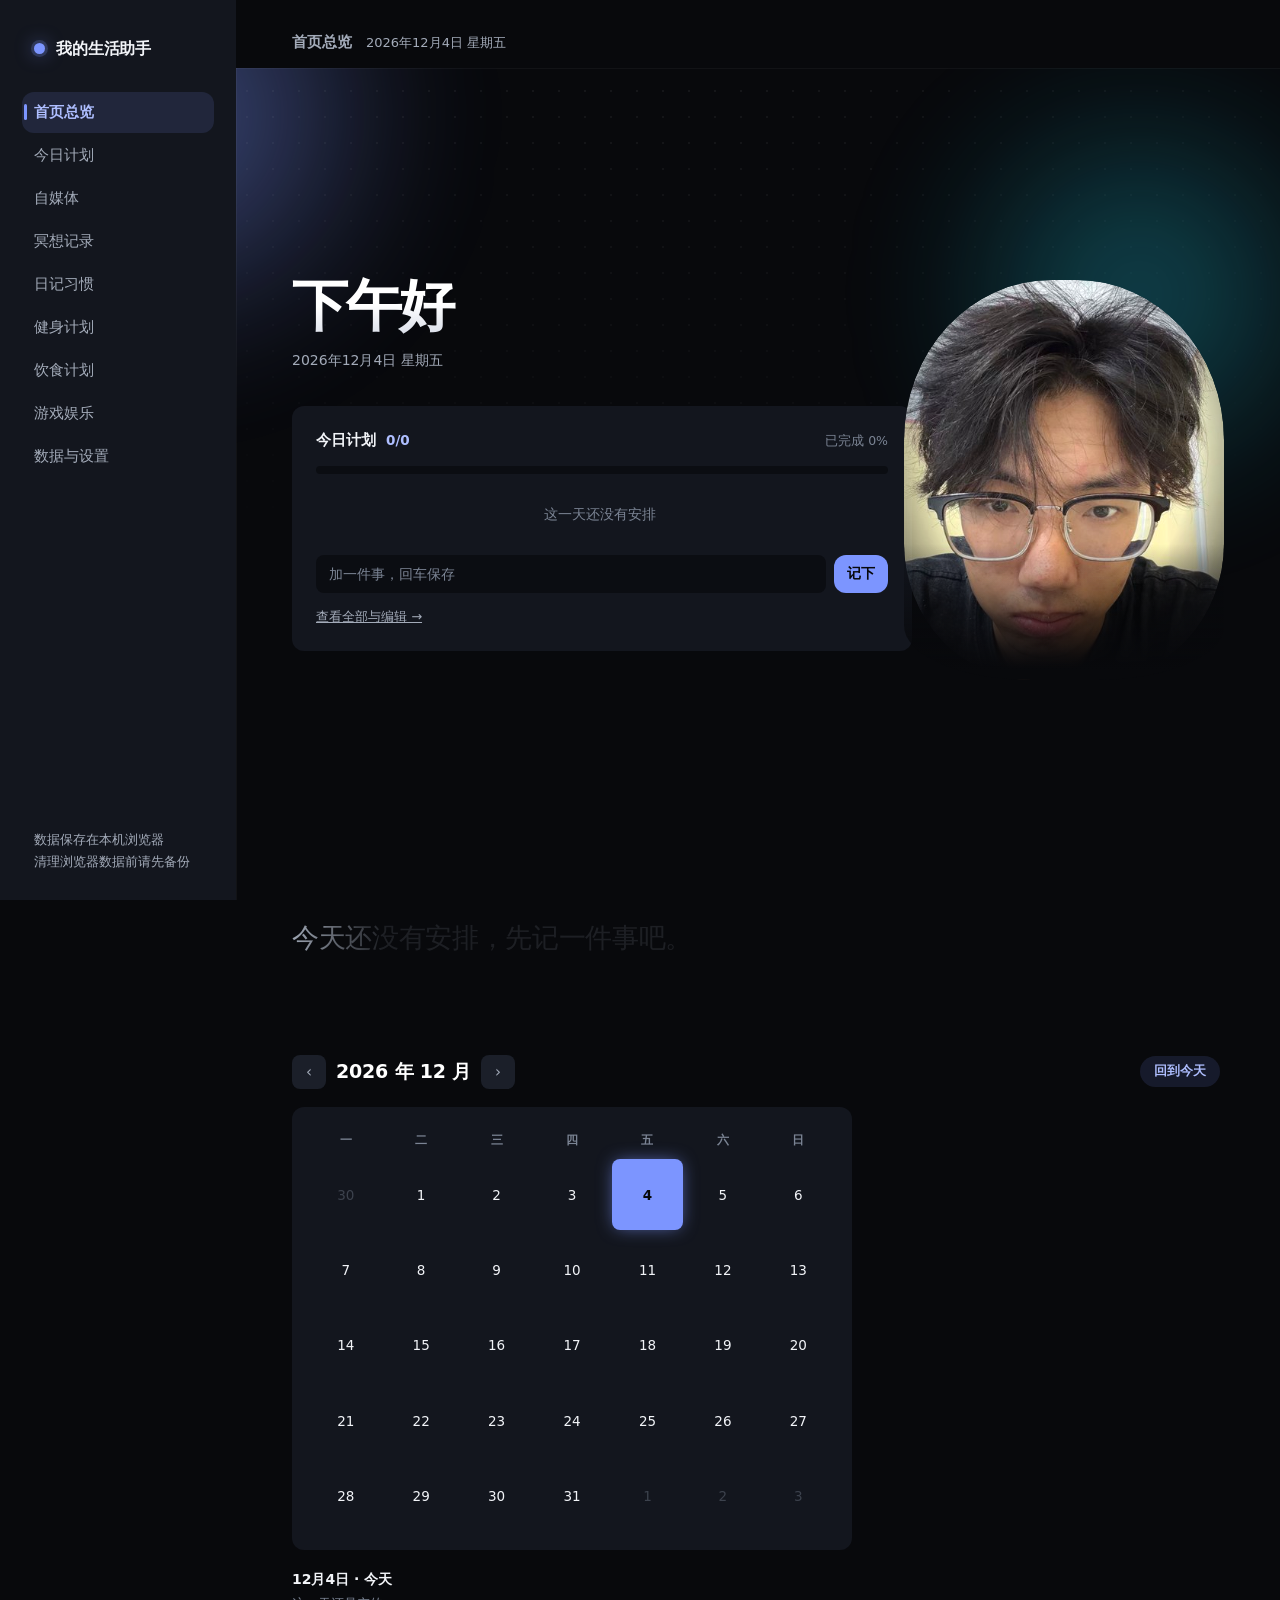
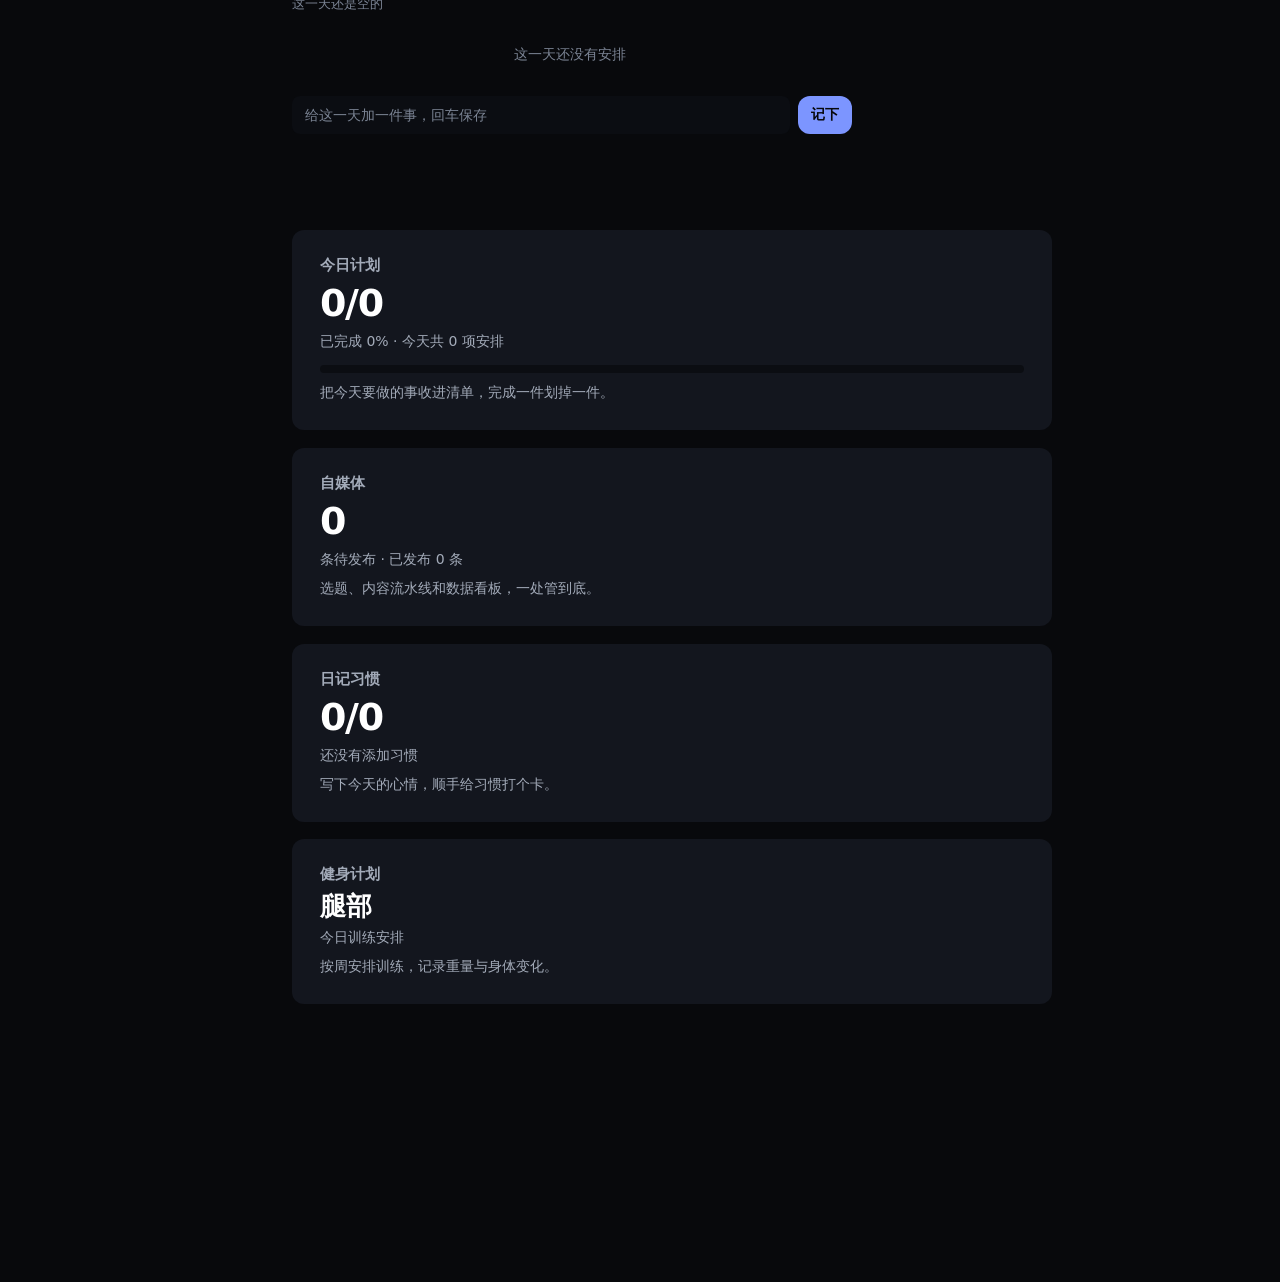
<file: index.html>
<!DOCTYPE html>
<html lang="zh-CN">
<head>
<meta charset="UTF-8">
<meta name="viewport" content="width=device-width, initial-scale=1.0">
<title>我的工作生活助手</title>
<link rel="manifest" href="manifest.webmanifest">
<meta name="theme-color" content="#08090c">
<link rel="icon" href="icon.svg" type="image/svg+xml">
<meta name="apple-mobile-web-app-capable" content="yes">
<meta name="apple-mobile-web-app-title" content="生活助手">
<link rel="apple-touch-icon" href="icon.svg">
<style>
/* ================================================================
   我的生活助手 —— 视觉系统 v3「深空 / Deep Space」
   ----------------------------------------------------------------
   设计取向：深色科技 + 动效优先（portfolio 级）
   1. 四档色调表达层级（base → surface → raised → sunken），不用描边造卡
   2. 唯一强调色 indigo；cyan 仅作大气层，永不承载文字
   3. 字号阶梯收敛为 5 档（display / title / body / small / micro）
   4. 动效全部走 transform + opacity，且以 data-reveal 渐进增强：
      无 JS 或 prefers-reduced-motion 时内容完整可见，绝不隐藏
   5. 圆角全站统一 12px（一处决定，处处一致）
   ================================================================ */
:root{
  color-scheme:dark;

  /* ---- 四档色调：唯一的层级手段 ---- */
  --base:#08090c;      /* 页面底 */
  --surface:#13161e;   /* 抬升面：卡片、侧栏（与 base 拉开可辨的色调差） */
  --raised:#1b1f29;    /* 再抬升：hover、浮层 */
  --sunken:#0b0d12;    /* 凹陷：输入框、井、轨道 */
  --edge:rgba(255,255,255,.07);

  /* ---- 墨色阶梯（对比度经 WCAG 计算验证） ---- */
  --ink:#f2f4f8;       /* 正文 16.4:1 on base */
  --ink-strong:#ffffff;/* 展示数字、主标题 */
  --ink-mute:#a3abb9;  /* 次信息 >= 8:1 */
  --ink-faint:#7b8494; /* 三级标注（仅小字，>=4.6:1） */
  --rule:rgba(255,255,255,.10);

  /* ---- 唯一强调色（electric indigo） ---- */
  --accent:#7c95ff;
  --accent-deep:#9aadff;
  --accent-wash:rgba(124,149,255,.13);
  --accent-ink:#aebeff;
  --on-accent:#07080b;

  /* ---- 仅语义状态 ---- */
  --good:#43d69b;   --good-wash:rgba(67,214,155,.13);
  --action:#ff7a7a; --action-wash:rgba(255,122,122,.13);
  --note:#f0b45e;   --note-wash:rgba(240,180,94,.13);

  /* ---- 大气层：永不承载文字 ---- */
  --atmos-cyan:#22d3ee;
  --atmos-violet:#8b5cf6;

  /* ---- 唯一圆角 + 缓动 ---- */
  --r:12px;
  --r-sm:8px;
  --t:cubic-bezier(.2,.8,.2,1);
  --t-out:cubic-bezier(.16,1,.3,1);

  --toast-bg:#171a22; --toast-fg:#f2f4f8;

  /* ---- 兼容别名（JS 内联样式仍在引用这些旧名，必须保留） ---- */
  --paper:var(--base);   --bg:var(--base);
  --text:var(--ink);     --muted:var(--ink-mute);
  --primary:var(--accent); --primary-text:var(--accent-ink); --primary-soft:var(--accent-wash);
  --ok:var(--good); --danger:var(--action); --warn:var(--note);
  --ink-soft:var(--ink-mute);
  --ink-line:var(--rule); --hairline:var(--rule); --hairline-soft:var(--rule);
  --well:var(--sunken);
}
/* 明暗两态统一为深色：应用深色优先，选择器保留是为了兼容 JS 的 data-theme 写入 */
html[data-theme="light"],html[data-theme="dark"]{color-scheme:dark}

*{box-sizing:border-box;margin:0;padding:0}
/* 关键：横向裁切不能用 hidden。body{overflow-x:hidden} 会把 body 变成滚动容器，
   抢走 html 的滚动权，导致 window.scrollTo 只移动十几像素，粘性顶栏下移压住标题。
   用 clip 只裁切、不建立滚动容器（老浏览器回退到 hidden，此时靠 overflow-y:visible 兜底）。 */
html{height:100%;background:var(--base);overflow-x:clip}
body{
  min-height:100svh;
  font-family:"SF Pro Display",-apple-system,BlinkMacSystemFont,"Segoe UI Variable Display","Segoe UI",
              "PingFang SC","Hiragino Sans GB","Microsoft YaHei UI","Microsoft YaHei",system-ui,sans-serif;
  color:var(--ink);font-size:16px;line-height:1.6;
  -webkit-font-smoothing:antialiased;text-rendering:optimizeLegibility;
  background:var(--base);
  font-variant-numeric:tabular-nums;
  overflow-x:hidden;
  overflow-x:clip;
}
button{font-family:inherit;cursor:pointer;border:none;background:none;color:inherit;font-size:inherit}
input,select,textarea{font-family:inherit;font-size:16px;color:var(--ink)}
::selection{background:color-mix(in srgb,var(--accent) 34%,transparent);color:#fff}
:focus-visible{outline:2px solid var(--accent);outline-offset:2px;border-radius:4px}
::-webkit-scrollbar{width:10px;height:10px}
::-webkit-scrollbar-track{background:transparent}
::-webkit-scrollbar-thumb{background:rgba(255,255,255,.11);border-radius:99px}
::-webkit-scrollbar-thumb:hover{background:rgba(255,255,255,.2)}
.app{display:flex;min-height:100svh;position:relative;z-index:1}

/* ================================================================
   大气层：极光 + 点阵网格（纯装饰，不参与交互）
   ================================================================ */
.atmos{position:fixed;inset:0;z-index:0;pointer-events:none;overflow:hidden;isolation:isolate}
/* 极光：两团缓慢游动的径向光，取自 Aceternity aurora-background 的位移思路 */
.atmos::before,.atmos::after{
  content:"";position:absolute;border-radius:50%;
  filter:blur(70px);opacity:.9;will-change:transform;
}
.atmos::before{
  width:58vw;height:58vw;left:-16vw;top:-20vw;
  background:radial-gradient(closest-side,color-mix(in srgb,var(--accent) 62%,transparent),transparent 68%);
  animation:atmos-drift-a 34s ease-in-out infinite;
}
.atmos::after{
  width:50vw;height:50vw;right:-14vw;top:-2vw;
  background:radial-gradient(closest-side,color-mix(in srgb,var(--atmos-cyan) 44%,transparent),transparent 68%);
  animation:atmos-drift-b 44s ease-in-out infinite;
}
@keyframes atmos-drift-a{
  0%,100%{transform:translate3d(0,0,0) scale(1)}
  50%{transform:translate3d(6vw,4vw,0) scale(1.14)}
}
@keyframes atmos-drift-b{
  0%,100%{transform:translate3d(0,0,0) scale(1.08)}
  50%{transform:translate3d(-5vw,6vw,0) scale(.92)}
}
/* 点阵网格：Aceternity bg-grid 的同款手法，用 CSS 渐变而非图片 */
.grid-veil{
  position:absolute;inset:0;
  background-image:radial-gradient(rgba(255,255,255,.055) 1px,transparent 1px);
  background-size:26px 26px;
  mask-image:radial-gradient(120% 90% at 50% 0%,#000 12%,transparent 76%);
  -webkit-mask-image:radial-gradient(120% 90% at 50% 0%,#000 12%,transparent 76%);
}
/* 顶部活动光带：缓慢横移，让首屏有生命感 */
.grid-veil::after{
  content:"";position:absolute;left:0;right:0;top:0;height:1px;
  background:linear-gradient(90deg,transparent,color-mix(in srgb,var(--accent) 60%,transparent),transparent);
  animation:veil-sweep 9s ease-in-out infinite;
}
@keyframes veil-sweep{
  0%,100%{transform:translateX(-16%);opacity:.5}
  50%{transform:translateX(16%);opacity:1}
}

/* ================================================================
   鼠标：跟手光斑 + 滚动进度
   ================================================================ */
#cursorGlow{
  position:fixed;left:0;top:0;width:560px;height:560px;z-index:2;
  margin:-280px 0 0 -280px;border-radius:50%;pointer-events:none;
  background:radial-gradient(closest-side,color-mix(in srgb,var(--accent) 20%,transparent),transparent 70%);
  opacity:0;transition:opacity .5s var(--t);will-change:transform;
}
#cursorGlow.on{opacity:1}
#scrollBar{
  position:fixed;left:0;top:0;height:2px;width:100%;z-index:60;
  transform:scaleX(0);transform-origin:0 50%;
  background:linear-gradient(90deg,var(--accent),var(--atmos-cyan));
  pointer-events:none;
}

/* ========== 侧边导航（与纸面对比的素面栏） ========== */
.side{
  width:238px;flex-shrink:0;height:100svh;position:sticky;top:0;
  display:flex;flex-direction:column;
  padding:34px 18px 24px;background:var(--surface);
  box-shadow:1px 0 0 0 rgba(255,255,255,.045);
}
.logo{
  font-size:15.5px;font-weight:650;letter-spacing:-.01em;
  padding:0 12px 28px;display:flex;align-items:center;gap:11px;
}
.logo .dot{
  width:10px;height:10px;border-radius:3px;flex-shrink:0;
  background:var(--accent);
  box-shadow:0 0 0 3px color-mix(in srgb,var(--accent) 20%,transparent),
             0 0 18px color-mix(in srgb,var(--accent) 62%,transparent);
  animation:dot-pulse 3.4s var(--t) infinite;
}
@keyframes dot-pulse{
  0%,100%{box-shadow:0 0 0 3px color-mix(in srgb,var(--accent) 20%,transparent),0 0 18px color-mix(in srgb,var(--accent) 62%,transparent)}
  50%{box-shadow:0 0 0 5px color-mix(in srgb,var(--accent) 9%,transparent),0 0 26px color-mix(in srgb,var(--accent) 82%,transparent)}
}
.nav{display:flex;flex-direction:column;gap:2px;overflow-y:auto;padding:0}
.nav button{
  position:relative;display:block;width:100%;text-align:left;padding:10px 12px;border-radius:var(--r-sm);
  color:var(--ink-mute);font-weight:550;font-size:14.5px;
  transition:color .2s var(--t),background .2s var(--t),transform .2s var(--t);
}
.nav button::before{
  content:"";position:absolute;left:2px;top:50%;width:3px;height:0;
  border-radius:99px;background:var(--accent);
  transform:translateY(-50%);transition:height .26s var(--t-out);
}
.nav button:hover{color:var(--ink);background:var(--raised);transform:translateX(2px)}
.nav button.on{color:var(--accent-ink);font-weight:650;background:var(--accent-wash)}
.nav button.on::before{height:16px}
.side-foot{
  margin-top:auto;padding:20px 12px 0;
  font-size:12.5px;line-height:1.7;color:var(--ink-faint);
}

/* ========== 主区域 ========== */
.main{flex:1;min-width:0;display:flex;flex-direction:column}
.topbar{
  position:sticky;top:0;z-index:20;
  padding:30px 52px 16px;display:flex;align-items:baseline;gap:14px;
  background:color-mix(in srgb,var(--base) 86%,transparent);
  backdrop-filter:blur(14px) saturate(1.3);
  -webkit-backdrop-filter:blur(14px) saturate(1.3);
  box-shadow:0 1px 0 0 rgba(255,255,255,.045);
}
.topbar h1{font-size:14px;font-weight:600;color:var(--ink-mute);letter-spacing:0}
.topbar .sub{color:var(--ink-faint);font-size:12.5px}
.content{padding:14px 52px 140px;max-width:1100px;width:100%}

/* ========== 通用组件 ========== */
.card{
  background:var(--surface);border-radius:var(--r);
  padding:26px 28px;margin-bottom:18px;
}
.card h3{font-size:17px;font-weight:650;letter-spacing:-.01em;margin-bottom:20px;display:flex;align-items:center;gap:10px}
.card h3 .cnt{color:var(--ink-soft);font-weight:400;font-size:13px}
.card h3 .sp{flex:1}
.grid{display:grid;gap:18px}
.g2{grid-template-columns:1fr 1fr}.g3{grid-template-columns:repeat(3,1fr)}.g4{grid-template-columns:repeat(4,1fr)}
.row{display:flex;align-items:center;gap:10px;flex-wrap:wrap}
.sp{flex:1}
.muted{color:var(--ink-soft)}
.small{font-size:13px}

.btn{
  position:relative;display:inline-flex;align-items:center;justify-content:center;gap:7px;
  padding:10px 18px;border-radius:var(--r-sm);
  background:var(--accent);color:var(--on-accent);
  font-weight:650;font-size:14px;
  transition:background .22s var(--t),box-shadow .28s var(--t),transform .22s var(--t-out);
  will-change:transform;
}
.btn:hover{
  background:var(--accent-deep);
  box-shadow:0 0 0 1px color-mix(in srgb,var(--accent) 40%,transparent),
             0 8px 26px -6px color-mix(in srgb,var(--accent) 55%,transparent);
}
.btn:active{transform:scale(.975)}
.btn.ghost{background:var(--raised);color:var(--ink)}
.btn.ghost:hover{
  background:color-mix(in srgb,var(--ink) 9%,var(--raised));
  box-shadow:0 0 0 1px color-mix(in srgb,var(--ink) 12%,transparent);
}
.btn.danger{background:transparent;color:var(--action);padding:8px 10px}
.btn.danger:hover{background:var(--action-wash)}
.btn.sm{padding:7px 13px;font-size:13.5px}
.btn.lg{padding:14px 24px;font-size:15px}
.btn.icon{padding:7px 13px}
.btn:disabled{opacity:.45;cursor:not-allowed;transform:none}
.input,select.input,textarea.input{
  width:100%;padding:11px 13px;border-radius:var(--r);outline:none;
  background:var(--sunken);border:1px solid transparent;color:var(--ink);
  transition:border-color .18s var(--t),background .18s var(--t);
}
.input:focus,select.input:focus,textarea.input:focus{border-color:var(--accent);background:var(--surface)}
textarea.input{resize:vertical;min-height:110px;line-height:1.8}
label.fl{display:block;font-size:13px;font-weight:600;color:var(--ink-soft);margin:16px 0 7px}
.chip{display:inline-flex;align-items:center;gap:5px;padding:3px 10px;border-radius:var(--r);font-size:12.5px;font-weight:600;background:var(--accent-wash);color:var(--accent-ink)}
.chip.gray{background:var(--sunken);color:var(--ink-soft)}
.chip.warn{background:var(--note-wash);color:var(--note)}
.chip.ok{background:var(--good-wash);color:var(--good)}
.chip.danger{background:var(--action-wash);color:var(--action)}
.pg{position:relative;height:6px;border-radius:99px;background:var(--sunken);overflow:hidden}
.pg>i{
  display:block;height:100%;border-radius:99px;
  background:linear-gradient(90deg,var(--accent),color-mix(in srgb,var(--atmos-cyan) 70%,var(--accent)));
  transition:width .5s var(--t-out);
  position:relative;overflow:hidden;
}
.pg>i::after{
  content:"";position:absolute;inset:0;
  background:linear-gradient(90deg,transparent,rgba(255,255,255,.42),transparent);
  background-size:200% 100%;
  animation:shimmer 2.4s linear infinite;
}
@keyframes shimmer{from{background-position:200% 0}to{background-position:-200% 0}}
.empty{text-align:center;padding:34px 10px;color:var(--ink-soft);font-size:14px}
.empty .ei{display:none}
.divider{margin:22px 0}
.hr-row{display:flex;align-items:center;gap:12px;margin-bottom:20px}
.hr-row h2{font-size:19px;font-weight:650;letter-spacing:-.01em}
.stat{text-align:left}
.stat .n{font-size:34px;font-weight:680;letter-spacing:-.03em;line-height:1.12;font-variant-numeric:tabular-nums;color:var(--ink-strong)}
.stat .l{font-size:13px;color:var(--ink-soft);margin-top:4px}

/* 列表条目：只用留白分隔，不画线 */
.item{
  display:flex;align-items:flex-start;gap:12px;padding:14px 12px;border-radius:var(--r-sm);
  transition:background .2s var(--t);
}
.item:hover{background:var(--raised)}
.item .ck{margin-top:5px;width:18px;height:18px;accent-color:var(--accent);cursor:pointer;flex-shrink:0}
.item .tx{flex:1;min-width:0}
.item.done .tx{text-decoration:line-through;color:var(--ink-soft)}
.item .meta{margin-top:5px;font-size:13px;color:var(--ink-soft);display:flex;gap:10px;flex-wrap:wrap;align-items:center}

/* ========== 首页：今日总览 ========== */
.cc-hero{margin-bottom:36px}
.cc-hd{margin-bottom:34px}
.cc-hd h2{
  font-size:clamp(38px,6.4vw,92px);
  font-weight:700;letter-spacing:-.044em;line-height:1;
  color:var(--ink-strong);
  background:linear-gradient(178deg,#ffffff 34%,#b9c2d6 100%);
  -webkit-background-clip:text;background-clip:text;
  -webkit-text-fill-color:transparent;
}
.cc-day{margin-top:14px;font-size:14px;color:var(--ink-soft)}
.cc-grid{display:grid;grid-template-columns:repeat(12,1fr);gap:16px}
.cc-card{
  position:relative;display:flex;flex-direction:column;align-items:flex-start;gap:8px;text-align:left;
  padding:24px 22px;border-radius:var(--r);
  background:var(--surface);color:var(--ink);
  transform:perspective(900px) rotateX(var(--rx,0deg)) rotateY(var(--ry,0deg)) translateY(var(--ty,0));
  transition:background .28s var(--t),transform .34s var(--t-out);
  will-change:transform;
  overflow:hidden;
}
.cc-card::before{
  content:"";position:absolute;inset:0;border-radius:inherit;pointer-events:none;
  background:radial-gradient(340px circle at var(--mx,50%) var(--my,0%),
             color-mix(in srgb,var(--accent) 17%,transparent),transparent 62%);
  opacity:0;transition:opacity .34s var(--t);
}
.cc-card:hover::before{opacity:1}
.cc-card:hover{background:var(--raised)}
.cc-card:active{transform:perspective(900px) rotateX(var(--rx,0deg)) rotateY(var(--ry,0deg)) scale(.99)}
.cc-card:nth-child(1){grid-column:span 7}
.cc-card:nth-child(2){grid-column:span 5}
.cc-card:nth-child(3){grid-column:span 5}
.cc-card:nth-child(4){grid-column:span 7}
.cc-card .cc-name{font-size:14px;font-weight:600;color:var(--ink-soft)}
.cc-card .cc-status{
  font-size:clamp(30px,3.4vw,42px);font-weight:700;
  letter-spacing:-.04em;line-height:1.08;
  font-variant-numeric:tabular-nums;color:var(--ink-strong);
}
.cc-card .cc-status.txt{font-size:clamp(20px,2.2vw,26px);letter-spacing:-.01em}
.cc-card .cc-note{font-size:14px;color:var(--ink-soft)}
.cc-card .cc-desc{font-size:13.5px;color:var(--ink-soft);line-height:1.7}
.cc-card .pg{width:100%;margin-top:6px}
.cc-acts{margin-bottom:34px;display:flex;gap:10px;flex-wrap:wrap}

/* 入场编排：标题聚焦 + 卡片按序浮现（只动 transform / opacity） */
@media(prefers-reduced-motion:no-preference){
  /* 用 backwards 而非 both：动画结束后不保留 transform，避免给标题留下持久变换层 */
  .cc-hd h2{animation:title-in .9s var(--t-out) backwards}
  @keyframes title-in{
    from{opacity:0;letter-spacing:-.095em;transform:translateY(12px)}
  }
  .cc-card{animation:card-in .68s var(--t-out) both}
  .cc-card:nth-child(1){animation-delay:.05s}
  .cc-card:nth-child(2){animation-delay:.13s}
  .cc-card:nth-child(3){animation-delay:.21s}
  .cc-card:nth-child(4){animation-delay:.29s}
  @keyframes card-in{
    from{opacity:0;transform:translateY(20px) scale(.985)}
    to{opacity:1;transform:none}
  }
}

/* ========== 看板 ========== */
.board{display:grid;grid-template-columns:repeat(4,1fr);gap:14px}
@media(max-width:1000px){.board{grid-template-columns:1fr 1fr}}
.col{background:var(--sunken);border-radius:var(--r);padding:14px;min-height:120px}
.col h4{font-size:12.5px;margin-bottom:12px;display:flex;justify-content:space-between;color:var(--ink-soft);font-weight:650}
.pcard{
  background:var(--surface);border-radius:var(--r-sm);padding:12px 14px;margin-bottom:9px;
  transition:background .2s var(--t),transform .2s var(--t-out);
}
.pcard:hover{background:var(--raised);transform:translateY(-2px)}
.pcard .tt{font-weight:600;font-size:14px;word-break:break-all}
.pcard .meta{margin-top:6px;display:flex;gap:6px;flex-wrap:wrap;align-items:center}
.pcard .acts{margin-top:9px;display:flex;gap:6px}

/* ========== 习惯格 ========== */
.dots{display:inline-flex;gap:5px;margin:0 6px}
.dot{
  width:22px;height:22px;border-radius:var(--r-sm);background:var(--sunken);
  color:var(--ink-faint);font-size:11px;display:flex;align-items:center;justify-content:center;
  transition:background .2s var(--t),color .2s var(--t),transform .2s var(--t-out);
}
.dot.on{background:var(--accent);color:var(--on-accent);font-weight:650;box-shadow:0 0 14px -2px color-mix(in srgb,var(--accent) 70%,transparent)}
.habit-name{flex:1;font-weight:600}

/* ========== 计时器 ========== */
.timer-wrap{text-align:center;padding:16px 0 6px}
.timer{font-size:58px;font-weight:600;letter-spacing:-.02em;line-height:1.1;font-variant-numeric:tabular-nums;color:var(--ink)}
.timer-btns{margin-top:18px;display:flex;gap:10px;justify-content:center}

/* ========== 图表 / 表格 / 分段控件 ========== */
.chart{width:100%;height:auto;display:block}
.ax{fill:var(--ink-soft);font-size:11px}
table.tb{width:100%;border-collapse:collapse;font-size:14px}
table.tb th,table.tb td{padding:10px 12px;border-bottom:1px solid var(--rule);text-align:left}
table.tb th{color:var(--ink-soft);font-weight:600;font-size:13px}
.tabs{
  display:flex;gap:3px;padding:4px;border-radius:var(--r-sm);margin-bottom:20px;
  width:fit-content;background:var(--sunken);box-shadow:0 0 0 1px rgba(255,255,255,.05);
}
.tabs button{
  padding:7px 17px;border-radius:6px;font-size:13.5px;color:var(--ink-mute);font-weight:600;
  transition:background .24s var(--t),color .24s var(--t);
}
.tabs button:hover{color:var(--ink)}
.tabs button.on{
  background:var(--raised);color:var(--ink);font-weight:650;
  box-shadow:0 2px 10px -4px rgba(0,0,0,.7);
}
.date-nav{display:flex;align-items:center;gap:10px}
.date-nav .d{min-width:180px;text-align:center;font-weight:650}
.cup{
  display:inline-block;width:24px;height:24px;border-radius:var(--r-sm);
  background:var(--sunken);cursor:pointer;
  transition:background .2s var(--t),transform .2s var(--t-out),box-shadow .2s var(--t);
}
.cup:hover{transform:translateY(-2px);box-shadow:0 6px 16px -6px rgba(0,0,0,.7)}
.cup:active{transform:translateY(0)}
.cup.on{background:var(--accent);box-shadow:0 0 14px -3px color-mix(in srgb,var(--accent) 75%,transparent)}
.cup.off{background:var(--sunken)}
.stars{color:var(--note);letter-spacing:2px}

/* ========== 日记月历 ========== */
.dcalbox{background:var(--surface);border-radius:var(--r);padding:16px;margin:0 0 18px}
.dcalnav{display:flex;align-items:center;justify-content:space-between;margin-bottom:12px;font-size:14px}
.dcalnav .btn{width:36px}
.dcalgrid{display:grid;grid-template-columns:repeat(7,1fr);gap:4px}
.dcalhd{text-align:center;font-size:12px;font-weight:600;color:var(--ink-soft);padding:4px 0}
.dcal{
  position:relative;aspect-ratio:1/1;border-radius:var(--r-sm);
  background:transparent;color:var(--ink);font-size:13.5px;cursor:pointer;padding:0;
  transition:background .2s var(--t),color .2s var(--t),transform .2s var(--t-out);
}
.dcal:hover{background:var(--raised);transform:scale(1.06)}
.dcal:active{transform:scale(.96)}
.dcal.out{color:var(--ink-soft);opacity:.5}
.dcal i{position:absolute;left:50%;bottom:5px;transform:translateX(-50%);width:5px;height:5px;border-radius:50%;background:var(--good)}
.dcal.has{background:var(--good-wash);font-weight:650}
.dcal.td{background:var(--accent-wash);color:var(--accent-ink);font-weight:650}
.dcal.sel{background:var(--accent);color:var(--on-accent);font-weight:650;box-shadow:0 0 18px -4px color-mix(in srgb,var(--accent) 80%,transparent)}
.dcal.sel i{background:var(--on-accent)}

/* ========== 习惯热力图 ========== */
.heatgrid{display:grid;grid-template-columns:repeat(7,1fr);gap:5px}
.hhead{font-style:normal;text-align:center;font-size:12px;font-weight:600;color:var(--ink-soft);padding:2px 0}
.hcell{
  display:flex;align-items:center;justify-content:center;aspect-ratio:1/1;
  border-radius:var(--r-sm);font-size:12px;font-style:normal;
  background:var(--sunken);color:var(--ink-faint);
  transition:transform .2s var(--t-out);
}
.hcell:hover{transform:scale(1.1)}
.hcell.blank{background:transparent}
.hcell.l1{background:color-mix(in srgb,var(--good) 22%,var(--sunken));color:var(--ink)}
.hcell.l2{background:color-mix(in srgb,var(--good) 46%,var(--sunken));color:var(--on-accent)}
.hcell.l3{background:color-mix(in srgb,var(--good) 72%,var(--sunken));color:var(--on-accent)}
.hcell.l4{background:var(--good);color:var(--on-accent);box-shadow:0 0 16px -4px color-mix(in srgb,var(--good) 80%,transparent)}
.hcell.sm{width:18px;height:18px;aspect-ratio:auto}
.heatlegend{display:flex;align-items:center;gap:5px;margin-top:12px}

/* ========== 周报告柱状图 ========== */
.bw{display:flex;align-items:flex-end;justify-content:space-between;gap:8px;height:160px;padding:12px 4px 0;border-bottom:1px solid var(--rule)}/* taste-skill-ignore: 柱状图基线，属于数据图形 */
.bwcol{flex:1;display:flex;flex-direction:column;align-items:center;justify-content:flex-end;height:100%}
.bwnum{font-size:12.5px;color:var(--ink-soft);margin-bottom:4px;min-height:16px}
.bwbar{
  width:72%;min-height:0;border-radius:6px 6px 0 0;
  background:linear-gradient(180deg,var(--accent),color-mix(in srgb,var(--accent) 52%,var(--base)));
  transition:height .5s var(--t-out);
}
.bwbar.today{background:linear-gradient(180deg,var(--note),color-mix(in srgb,var(--note) 52%,var(--base)))}
.bwlbl{font-size:12.5px;color:var(--ink-soft);margin-top:6px}

/* ========== 日记配图 ========== */
.photos{display:flex;flex-wrap:wrap;gap:10px;margin:14px 0 4px}
.ph{position:relative;width:108px;height:108px;border-radius:var(--r-sm);overflow:hidden;background:var(--sunken)}
.phimg{width:100%;height:100%;display:flex;align-items:center;justify-content:center;background:var(--sunken)}
.phimg img{width:100%;height:100%;object-fit:cover;display:block;transition:transform .4s var(--t-out)}
.ph:hover .phimg img{transform:scale(1.07)}
.phdel{
  position:absolute;top:6px;right:6px;width:26px;height:26px;padding:0;border-radius:var(--r);
  background:rgba(8,9,12,.82);color:#fff;font-size:14px;line-height:1;z-index:1;cursor:pointer;
  transition:opacity .18s var(--t);
}
.phdel:hover{opacity:.78}

/* ========== 提示条：用实心色块表达状态 ========== */
.warnbox{
  background:var(--note-wash);color:var(--note);
  padding:14px 18px;border-radius:var(--r);font-size:13.5px;margin-bottom:18px;
  box-shadow:0 0 0 1px color-mix(in srgb,var(--note) 26%,transparent);
}
.okbox{
  background:var(--good-wash);color:var(--good);
  padding:14px 18px;border-radius:var(--r);font-size:13.5px;margin-bottom:18px;
  box-shadow:0 0 0 1px color-mix(in srgb,var(--good) 26%,transparent);
}

/* ========== 弹窗（真实浮层，用深色遮罩而非模糊） ========== */
.mask{
  position:fixed;inset:0;z-index:100;display:flex;align-items:center;justify-content:center;padding:20px;
  background:rgba(4,5,8,.72);backdrop-filter:blur(6px);-webkit-backdrop-filter:blur(6px);
  animation:fade .22s var(--t);
}
@keyframes fade{from{opacity:0}}
.modal{
  background:var(--raised);border-radius:var(--r);padding:26px 28px;
  width:440px;max-width:100%;max-height:86svh;overflow-y:auto;
  box-shadow:0 40px 90px -30px rgba(0,0,0,.9),0 0 0 1px rgba(255,255,255,.05);
  animation:pop .3s var(--t-out);
}
@keyframes pop{from{transform:translateY(10px) scale(.985);opacity:0}}
.modal h3{font-size:18px;font-weight:650;letter-spacing:-.01em;margin-bottom:8px}
.modal .foot{margin-top:24px;display:flex;justify-content:flex-end;gap:10px}
.d-none{display:none!important}

/* ========== PIN 锁屏 ========== */
.lockmask{
  position:fixed;inset:0;z-index:200;display:flex;align-items:center;justify-content:center;padding:20px;
  background:color-mix(in srgb,var(--base) 92%,transparent);
  backdrop-filter:blur(10px);-webkit-backdrop-filter:blur(10px);
  animation:fade .26s var(--t);
}
.lockcard{
  background:var(--raised);border-radius:var(--r);padding:34px 30px;
  width:330px;max-width:100%;text-align:center;
  box-shadow:0 40px 90px -30px rgba(0,0,0,.9),0 0 0 1px rgba(255,255,255,.05);
}
.lockico{
  width:52px;height:52px;display:flex;align-items:center;justify-content:center;
  margin:0 auto 18px;border-radius:var(--r-sm);
  background:var(--accent);color:var(--on-accent);
  font-size:12.5px;font-weight:700;letter-spacing:.12em;
  box-shadow:0 0 26px -6px color-mix(in srgb,var(--accent) 80%,transparent);
}
.lockcard h3{margin-bottom:2px;font-size:17px;font-weight:650}
.lockcard .input{margin-top:16px;text-align:center;letter-spacing:.32em;font-size:19px}
.lockerr{color:var(--action);font-size:13px;min-height:20px;margin-top:8px}
.lockshake{animation:shake .3s var(--t)}
@keyframes shake{0%,100%{transform:translateX(0)}25%{transform:translateX(-8px)}75%{transform:translateX(8px)}}

/* ========== 浮动提示 ========== */
#toast{
  position:fixed;left:50%;bottom:32px;transform:translateX(-50%) translateY(16px);z-index:210;
  background:var(--toast-bg);color:var(--toast-fg);
  padding:11px 22px;border-radius:99px;font-size:13.5px;font-weight:600;
  box-shadow:0 20px 50px -18px rgba(0,0,0,.9),0 0 0 1px color-mix(in srgb,var(--accent) 30%,transparent);
  opacity:0;pointer-events:none;
  transition:opacity .26s var(--t),transform .3s var(--t-out);
}
#toast.show{opacity:1;transform:translateX(-50%) translateY(0)}

/* ========== 响应式 ========== */
@media(max-width:1100px){
  .topbar{padding:26px 30px 12px}
  .content{padding:10px 30px 120px}
}
@media(max-width:900px){
  .cc-card:nth-child(1),.cc-card:nth-child(4){grid-column:span 12}
  .cc-card:nth-child(2),.cc-card:nth-child(3){grid-column:span 6}
}
@media(max-width:860px){
  .app{flex-direction:column}
  .side{
    width:auto;height:auto;position:relative;z-index:5;
    flex-direction:row;align-items:center;padding:11px 14px;gap:4px;
    background:var(--surface);
    box-shadow:0 1px 0 0 rgba(255,255,255,.045);
  }
  .logo{padding:0 14px 0 0}
  .nav{flex-direction:row;overflow-x:auto;overflow-y:hidden;flex:1;gap:2px}
  .nav button{width:auto;white-space:nowrap;padding:8px 12px;font-size:13.5px}
  .nav button::before{display:none}
  .nav button:hover{transform:none}
  .side-foot{display:none}
  .topbar{padding:18px 18px 10px}
  .content{padding:8px 18px 100px}
  .card{padding:22px 20px}
}
@media(max-width:620px){
  .cc-card:nth-child(1),.cc-card:nth-child(2),.cc-card:nth-child(3),.cc-card:nth-child(4){grid-column:span 12}
  .g2,.g3,.g4,.board{grid-template-columns:1fr}
  .tabs{width:100%}
  .dcalnav .d{min-width:auto}
  .content{padding:6px 14px 90px}
}
@media(prefers-reduced-motion:reduce){
  *{transition-duration:.01ms!important;animation-duration:.01ms!important;animation-delay:0s!important}
}

/* ================================================================
   入场编排：渐进增强
   data-reveal 由 JS 添加；无 JS 时元素保持默认可见
   ================================================================ */
@media(prefers-reduced-motion:no-preference){
  [data-reveal]{opacity:0;transform:translateY(16px)}
  [data-reveal].is-in{
    opacity:1;transform:none;
    transition:opacity .62s var(--t-out),transform .72s var(--t-out);
    transition-delay:var(--rd,0ms);
  }
}
/* 过渡层：深色优先，主题选择控件不再有意义，隐藏以免误导 */
#setTheme{display:none!important}
label.fl:has(+ #setTheme){display:none!important}

/* 图标位：emoji 已由增强层换成单色线性图标 */
.ic{display:inline-flex;align-items:center;vertical-align:-.14em;color:currentColor}
.ic svg{display:block}

/* ================================================================
   响应式补充
   ================================================================ */
@media(max-width:1180px){
  .topbar{padding:26px 30px 14px}
  .content{padding:12px 30px 130px}
}
@media(max-width:960px){
  .cc-card:nth-child(1),.cc-card:nth-child(4){grid-column:span 12}
  .cc-card:nth-child(2),.cc-card:nth-child(3){grid-column:span 6}
}
@media(max-width:860px){
  /* 这一段只有一条粘性元素：顶栏。导航行改为随页面滚走（见上），
     否则两层粘性叠起来会在滚动到底时压住页面标题。 */
  .topbar{padding:16px 18px 12px;gap:10px}
  .content{padding:12px 18px 110px}
  .card{padding:20px 18px}
  .logo{padding:0 14px 0 0;font-size:14.5px}
  .side-foot{display:none}
  .atmos::before,.atmos::after{opacity:.34}
}
@media(max-width:640px){
  /* 窄屏上任何粘性元素都会吃掉本就紧张的首屏高度，全部取消 */
  .topbar{position:static;backdrop-filter:none;-webkit-backdrop-filter:none;background:transparent;box-shadow:none}
  .cc-card:nth-child(1),.cc-card:nth-child(2),.cc-card:nth-child(3),.cc-card:nth-child(4){grid-column:span 12}
  .g2,.g3,.g4,.board{grid-template-columns:1fr}
  .tabs{width:100%;overflow-x:auto}
  .dcalnav .d{min-width:auto}
  .cc-hd h2{letter-spacing:-.03em}
  #cursorGlow{display:none}
}
@media(prefers-reduced-motion:reduce){
  .atmos::before,.atmos::after{animation:none}
  #cursorGlow{display:none}
}
@media(hover:none){
  .cc-card{transform:none}
  .cc-card::before{display:none}
  #cursorGlow{display:none}
}
/* ================================================================
   首屏伙伴：真实照片的立体交互框（由增强层注入）
   ================================================================ */
#heroBuddy{position:absolute;right:-4px;top:50%;transform:translateY(-50%);
  width:320px;height:400px;pointer-events:none;z-index:2}
.hb-frame{width:100%;height:100%;border-radius:46% 46% 40% 40%/40% 40% 34% 34%;
  overflow:hidden;transition:box-shadow .3s var(--t);
  -webkit-mask-image:radial-gradient(78% 78% at 50% 42%,#000 52%,transparent 100%);
  mask-image:radial-gradient(78% 78% at 50% 42%,#000 52%,transparent 100%)}
.hb-inner{position:relative;width:100%;height:100%;will-change:transform;
  transform-style:preserve-3d;transition:transform .12s linear}
.hb-photo{width:100%;height:100%;object-fit:cover;object-position:50% 22%;
  display:block;filter:saturate(1.04) contrast(1.03)}
.hb-glare{position:absolute;inset:0;pointer-events:none;
  background:radial-gradient(circle at 50% 50%,rgba(255,255,255,.10),rgba(255,255,255,0) 62%);
  mix-blend-mode:screen}
/* 照片底部渐隐，融进深色底而不是一刀切 */
#heroBuddy::after{content:"";position:absolute;left:0;right:0;bottom:0;height:34%;
  background:linear-gradient(180deg,transparent,#08090c 92%);pointer-events:none;border-radius:0 0 40% 40%}
@media(max-width:1180px){
  #heroBuddy{width:250px;height:312px;right:-10px}
}
@media(max-width:860px){
  #heroBuddy{width:180px;height:224px;right:-8px;opacity:.95}
}
@media(max-width:640px){
  #heroBuddy{width:128px;height:160px;right:0;top:-6px;transform:none;opacity:.9}
}

/* ================================================================
   首页：第一屏 —— 问候语 + 今日计划卡
   ================================================================ */
.cc-greet{font-size:clamp(34px,4.4vw,60px);font-weight:700;letter-spacing:-.042em;
  line-height:1.04;color:var(--ink-strong);
  background:linear-gradient(178deg,#ffffff 34%,#b9c2d6 100%);
  -webkit-background-clip:text;background-clip:text;-webkit-text-fill-color:transparent}

.cc-hero{position:relative;min-height:calc(100svh - 96px);display:flex;flex-direction:column;
  justify-content:center;padding:8px 0 40px}

.cc-plan-card{position:relative;z-index:1;background:var(--surface);border-radius:var(--r);
  padding:22px 24px;max-width:620px}
.cc-plan-head{display:flex;align-items:baseline;gap:10px;margin-bottom:14px}
.cc-plan-head h3{font-size:15px;font-weight:650;color:var(--ink)}
.cc-plan-head .cnt{font-variant-numeric:tabular-nums;color:var(--accent-ink);font-weight:650;font-size:13.5px}
.cc-plan-head .sub{color:var(--ink-faint);font-size:12.5px;margin-left:auto}

.cc-todo{list-style:none;margin:14px 0 0;max-height:min(34vh,300px);overflow-y:auto;
  padding-right:4px;scrollbar-width:thin}
.cc-todo li{display:flex;align-items:flex-start;gap:11px;padding:9px 2px;
  border-bottom:1px solid var(--rule)}
.cc-todo li:last-child{border-bottom:none}
.cc-todo li.done .tx{color:var(--ink-faint);text-decoration:line-through}
.cc-todo .ck{margin-top:3px;width:17px;height:17px;accent-color:var(--accent);cursor:pointer;flex:none}
.cc-todo .tx{flex:1;min-width:0;font-size:14.5px;line-height:1.5}
.cc-todo .tm{flex:none;font-size:12px;color:var(--ink-faint);
  font-variant-numeric:tabular-nums;padding-top:2px}
.cc-todo .empty-row{color:var(--ink-faint);font-size:13.5px;padding:16px 2px;text-align:center;
  border-bottom:none;display:block}

/* 内联快速添加：回车即存 */
.cc-quickadd{display:flex;gap:8px;margin-top:14px}
.cc-quickadd input{flex:1;min-width:0;padding:10px 12px;border-radius:var(--r-sm);outline:none;
  background:var(--sunken);border:1px solid transparent;color:var(--ink);font-size:14px;
  transition:border-color .2s var(--t),background .2s var(--t),box-shadow .2s var(--t)}
.cc-quickadd input::placeholder{color:var(--ink-faint)}
.cc-quickadd input:focus{border-color:color-mix(in srgb,var(--accent) 60%,transparent);
  background:var(--raised);box-shadow:0 0 0 3px color-mix(in srgb,var(--accent) 14%,transparent)}

.cc-more-link{display:inline-flex;align-items:center;gap:5px;margin-top:14px;
  font-size:13px;color:var(--ink-mute);transition:color .2s var(--t),gap .2s var(--t)}
.cc-more-link:hover{color:var(--accent-ink);gap:9px}

/* ================================================================
   首页：导语（滚动揭示，用 CSS mask 实现，文本在 DOM 里只有一份）
   ================================================================ */
.cc-lead{margin:6px 0 88px;font-size:clamp(19px,2.2vw,27px);font-weight:300;
  letter-spacing:-.012em;line-height:1.5;color:var(--ink-mute);max-width:34ch}

/* ================================================================
   首页：第二屏 —— 日历 + 当日待办（首页直接写，不跳页）
   ================================================================ */
.cc-cal-screen{padding:8px 0 96px}
.cc-cal-head{display:flex;align-items:center;gap:10px;margin-bottom:18px}
.cc-cal-head .mon{font-size:19px;font-weight:650;letter-spacing:-.01em;
  color:var(--ink-strong);font-variant-numeric:tabular-nums}
.cc-cal-head .nav-btn{width:34px;height:34px;border-radius:var(--r-sm);background:var(--raised);
  color:var(--ink-mute);display:grid;place-items:center;font-size:15px;
  transition:background .2s var(--t),color .2s var(--t)}
.cc-cal-head .nav-btn:hover{background:color-mix(in srgb,var(--accent) 18%,var(--raised));color:var(--ink)}
.cc-cal-head .today-btn{margin-left:auto;padding:7px 14px;border-radius:99px;
  background:var(--accent-wash);color:var(--accent-ink);font-size:12.5px;font-weight:600;
  transition:background .2s var(--t)}
.cc-cal-head .today-btn:hover{background:color-mix(in srgb,var(--accent) 26%,transparent)}

.cc-cal-wrap{background:var(--surface);border-radius:var(--r);padding:18px;max-width:560px}
.cc-cal-grid{display:grid;grid-template-columns:repeat(7,1fr);gap:4px}
.cc-cal-hd{text-align:center;font-size:11.5px;font-weight:600;color:var(--ink-faint);padding:6px 0}
.cc-cal-d{position:relative;aspect-ratio:1/1;border-radius:var(--r-sm);border:none;
  background:transparent;color:var(--ink);font-size:13.5px;cursor:pointer;padding:0;
  font-variant-numeric:tabular-nums;
  transition:background .18s var(--t),color .18s var(--t),transform .18s var(--t-out)}
.cc-cal-d:hover{background:var(--raised);transform:scale(1.06)}
.cc-cal-d.out{color:var(--ink-faint);opacity:.4}
.cc-cal-d.td{background:var(--accent-wash);color:var(--accent-ink);font-weight:650}
.cc-cal-d.sel{background:var(--accent);color:var(--on-accent);font-weight:650;
  box-shadow:0 0 18px -4px color-mix(in srgb,var(--accent) 80%,transparent)}
.cc-cal-d.has::after{content:"";position:absolute;left:50%;bottom:5px;transform:translateX(-50%);
  width:4px;height:4px;border-radius:50%;background:var(--good)}
.cc-cal-d.sel::after{background:var(--on-accent)}

.cc-day-panel{margin-top:18px;max-width:560px}
.cc-day-panel h3{font-size:14px;font-weight:650;color:var(--ink);margin-bottom:4px}
.cc-day-panel .hint{font-size:12.5px;color:var(--ink-faint);margin-bottom:12px}

/* ================================================================
   首页：第三屏起 —— 四张入口卡滚动堆叠
   ================================================================ */
.cc-stack{padding:0 0 120px;max-width:760px}
.cc-stack-item{position:sticky;margin-bottom:18px;
  transform-origin:50% 0%}
.cc-stack-item .cc-card{display:flex;flex-direction:column;align-items:flex-start;
  gap:8px;text-align:left;width:100%;padding:26px 28px;
  transform:none!important}
.cc-stack-item .cc-card .cc-name{font-size:15px}
.cc-stack-item .cc-card .cc-status{font-size:clamp(28px,3vw,38px)}
@media(prefers-reduced-motion:reduce){
  .cc-stack-item{position:static;transform:none!important}
}

/* ========== 侧边导航（与纸面对比的素面栏） ========== */
.side{
  width:236px;flex-shrink:0;height:100svh;position:sticky;top:0;
  display:flex;flex-direction:column;
  padding:36px 22px 26px;background:var(--surface);
}
.logo{font-size:16px;font-weight:700;letter-spacing:-.01em;padding:0 12px 30px;display:flex;align-items:center;gap:11px}
.logo .dot{width:11px;height:11px;border-radius:var(--r);background:var(--accent);flex-shrink:0}
.nav{display:flex;flex-direction:column;gap:2px;overflow-y:auto;padding:0}
.nav button{
  display:block;width:100%;text-align:left;padding:11px 12px;border-radius:var(--r);
  color:var(--ink-soft);font-weight:500;
  transition:color .18s var(--t),background .18s var(--t);
}
.nav button:hover{color:var(--ink);background:var(--sunken)}
.nav button.on{color:var(--accent-ink);font-weight:650;background:var(--accent-wash)}
.side-foot{margin-top:auto;padding:22px 12px 0;font-size:13px;color:var(--ink-soft);line-height:1.75}

/* ========== 主区域 ========== */
.main{flex:1;min-width:0;display:flex;flex-direction:column}
.topbar{
  position:sticky;top:0;z-index:20;background:var(--paper);
  padding:30px 56px 14px;display:flex;align-items:baseline;gap:14px;
}
.topbar h1{font-size:15px;font-weight:600;color:var(--ink-soft)}
.topbar .sub{color:var(--ink-soft);font-size:13px}
.content{padding:10px 56px 140px;max-width:1040px;width:100%}

/* ========== 通用组件 ========== */
.card{background:var(--surface);border-radius:var(--r);padding:28px 30px;margin-bottom:20px}
.card h3{font-size:17px;font-weight:650;letter-spacing:-.01em;margin-bottom:20px;display:flex;align-items:center;gap:10px}
.card h3 .cnt{color:var(--ink-soft);font-weight:400;font-size:13px}
.card h3 .sp{flex:1}
.grid{display:grid;gap:18px}
.g2{grid-template-columns:1fr 1fr}.g3{grid-template-columns:repeat(3,1fr)}.g4{grid-template-columns:repeat(4,1fr)}
.row{display:flex;align-items:center;gap:10px;flex-wrap:wrap}
.sp{flex:1}
.muted{color:var(--ink-soft)}
.small{font-size:13px}

.btn{
  display:inline-flex;align-items:center;justify-content:center;gap:6px;
  padding:10px 18px;border-radius:var(--r);
  background:var(--accent);color:var(--on-accent);font-weight:600;font-size:14px;
  transition:background .18s var(--t),transform .12s var(--t);
}
.btn:hover{background:var(--accent-deep)}
.btn:active{transform:translateY(1px)}
.btn.ghost{background:var(--sunken);color:var(--ink)}
.btn.ghost:hover{background:color-mix(in srgb,var(--ink) 15%,var(--sunken));color:var(--ink)}
.btn.danger{background:transparent;color:var(--action);padding:8px 10px}
.btn.danger:hover{background:var(--action-wash)}
.btn.sm{padding:7px 13px;font-size:13.5px}
.btn.lg{padding:14px 24px;font-size:15px}
.btn.icon{padding:7px 13px}
.btn:disabled{opacity:.45;cursor:not-allowed;transform:none}
.input,select.input,textarea.input{
  width:100%;padding:11px 13px;border-radius:var(--r);outline:none;
  background:var(--sunken);border:1px solid transparent;color:var(--ink);
  transition:border-color .18s var(--t),background .18s var(--t);
}
.input:focus,select.input:focus,textarea.input:focus{border-color:var(--accent);background:var(--surface)}
textarea.input{resize:vertical;min-height:110px;line-height:1.8}
label.fl{display:block;font-size:13px;font-weight:600;color:var(--ink-soft);margin:16px 0 7px}
.chip{display:inline-flex;align-items:center;gap:5px;padding:3px 10px;border-radius:var(--r);font-size:12.5px;font-weight:600;background:var(--accent-wash);color:var(--accent-ink)}
.chip.gray{background:var(--sunken);color:var(--ink-soft)}
.chip.warn{background:var(--note-wash);color:var(--note)}
.chip.ok{background:var(--good-wash);color:var(--good)}
.chip.danger{background:var(--action-wash);color:var(--action)}
.pg{height:8px;border-radius:var(--r);background:var(--sunken);overflow:hidden}
.pg>i{display:block;height:100%;background:var(--accent);transition:width .4s var(--t)}
.empty{text-align:center;padding:34px 10px;color:var(--ink-soft);font-size:14px}
.empty .ei{display:none}
.divider{margin:24px 0}
.hr-row{display:flex;align-items:center;gap:12px;margin-bottom:20px}
.hr-row h2{font-size:19px;font-weight:650;letter-spacing:-.01em}
.stat{text-align:left}
.stat .n{font-size:36px;font-weight:700;letter-spacing:-.02em;line-height:1.15;font-variant-numeric:tabular-nums}
.stat .l{font-size:13px;color:var(--ink-soft);margin-top:4px}

/* 列表条目：只用留白分隔，不画线 */
.item{display:flex;align-items:flex-start;gap:12px;padding:15px 0}
.item .ck{margin-top:5px;width:18px;height:18px;accent-color:var(--accent);cursor:pointer;flex-shrink:0}
.item .tx{flex:1;min-width:0}
.item.done .tx{text-decoration:line-through;color:var(--ink-soft)}
.item .meta{margin-top:5px;font-size:13px;color:var(--ink-soft);display:flex;gap:10px;flex-wrap:wrap;align-items:center}

/* ========== 首页：今日总览 ========== */
.cc-hero{margin-bottom:36px}
.cc-hd{margin-bottom:34px}
.cc-hd h2{font-size:clamp(38px,6vw,80px);font-weight:700;letter-spacing:-.035em;line-height:1.06;color:var(--ink)}
.cc-day{margin-top:14px;font-size:14px;color:var(--ink-soft)}
.cc-grid{display:grid;grid-template-columns:repeat(12,1fr);gap:16px}
.cc-card{
  display:flex;flex-direction:column;align-items:flex-start;gap:9px;text-align:left;
  padding:26px 24px;border-radius:var(--r);background:var(--surface);color:var(--ink);
  transition:background .18s var(--t),transform .18s var(--t);
}
.cc-card:hover{background:var(--sunken)}
.cc-card:active{transform:translateY(1px)}
.cc-card:nth-child(1){grid-column:span 7}
.cc-card:nth-child(2){grid-column:span 5}
.cc-card:nth-child(3){grid-column:span 5}
.cc-card:nth-child(4){grid-column:span 7}
.cc-card .cc-name{font-size:14px;font-weight:600;color:var(--ink-soft)}
.cc-card .cc-status{font-size:clamp(30px,3.6vw,44px);font-weight:700;letter-spacing:-.035em;line-height:1.1;font-variant-numeric:tabular-nums}
.cc-card .cc-status.txt{font-size:clamp(20px,2.2vw,26px);letter-spacing:-.01em}
.cc-card .cc-note{font-size:14px;color:var(--ink-soft)}
.cc-card .cc-desc{font-size:13.5px;color:var(--ink-soft);line-height:1.7}
.cc-card .pg{width:100%;margin-top:6px}
.cc-acts{margin-bottom:34px;display:flex;gap:10px;flex-wrap:wrap}

/* 入场编排：标题与面板内文字依次浮现（只动 transform / opacity） */
@keyframes rise{from{opacity:0;transform:translateY(12px)}}
@keyframes riseSm{from{opacity:0;transform:translateY(8px)}}
.cc-hd h2{animation:rise .6s var(--t) backwards}
.cc-day{animation:rise .6s var(--t) .08s backwards}
.cc-card>*{animation:riseSm .5s var(--t) backwards}
.cc-card>*:nth-child(1){animation-delay:.10s}
.cc-card>*:nth-child(2){animation-delay:.17s}
.cc-card>*:nth-child(3){animation-delay:.24s}
.cc-card>*:nth-child(4){animation-delay:.31s}
.cc-card>*:nth-child(5){animation-delay:.38s}

/* ========== 看板 ========== */
.board{display:grid;grid-template-columns:repeat(4,1fr);gap:14px}
@media(max-width:1000px){.board{grid-template-columns:1fr 1fr}}
.col{background:var(--sunken);border-radius:var(--r);padding:14px;min-height:120px}
.col h4{font-size:12.5px;margin-bottom:12px;display:flex;justify-content:space-between;color:var(--ink-soft);font-weight:650}
.pcard{background:var(--surface);border-radius:var(--r);padding:12px 14px;margin-bottom:10px;transition:background .18s var(--t)}
.pcard:hover{background:color-mix(in srgb,var(--ink) 6%,var(--surface))}
.pcard .tt{font-weight:600;font-size:14px;word-break:break-all}
.pcard .meta{margin-top:6px;display:flex;gap:6px;flex-wrap:wrap;align-items:center}
.pcard .acts{margin-top:9px;display:flex;gap:6px}

/* ========== 习惯格 ========== */
.dots{display:inline-flex;gap:5px;margin:0 6px}
.dot{width:22px;height:22px;border-radius:var(--r);background:var(--sunken);color:var(--ink-soft);font-size:11px;display:flex;align-items:center;justify-content:center}
.dot.on{background:var(--accent);color:var(--on-accent);font-weight:650}
.habit-name{flex:1;font-weight:600}

/* ========== 计时器 ========== */
.timer-wrap{text-align:center;padding:16px 0 6px}
.timer{font-size:58px;font-weight:600;letter-spacing:-.02em;line-height:1.1;font-variant-numeric:tabular-nums;color:var(--ink)}
.timer-btns{margin-top:18px;display:flex;gap:10px;justify-content:center}

/* ========== 图表 / 表格 / 分段控件 ========== */
.chart{width:100%;height:auto;display:block}
.ax{fill:var(--ink-soft);font-size:11px}
table.tb{width:100%;border-collapse:collapse;font-size:14px}
table.tb th,table.tb td{padding:10px 12px;border-bottom:1px solid var(--rule);text-align:left}
table.tb th{color:var(--ink-soft);font-weight:600;font-size:13px}
.tabs{display:flex;gap:4px;padding:4px;border-radius:var(--r);margin-bottom:22px;width:fit-content;background:var(--sunken)}
.tabs button{padding:8px 18px;border-radius:var(--r);font-size:14px;color:var(--ink-soft);font-weight:600;transition:background .18s var(--t),color .18s var(--t)}
.tabs button:hover{color:var(--ink)}
.tabs button.on{background:var(--surface);color:var(--ink);font-weight:650}
.date-nav{display:flex;align-items:center;gap:10px}
.date-nav .d{min-width:180px;text-align:center;font-weight:650}
.cup{display:inline-block;width:24px;height:24px;border-radius:var(--r);background:var(--sunken);cursor:pointer;transition:background .18s var(--t),transform .18s var(--t)}
.cup:hover{transform:translateY(-2px)}
.cup:active{transform:translateY(0)}
.cup.on{background:var(--accent)}
.cup.off{background:var(--sunken)}
.stars{color:var(--note);letter-spacing:2px}

/* ========== 日记月历 ========== */
.dcalbox{background:var(--surface);border-radius:var(--r);padding:16px;margin:0 0 20px}
.dcalnav{display:flex;align-items:center;justify-content:space-between;margin-bottom:12px;font-size:14px}
.dcalnav .btn{width:36px}
.dcalgrid{display:grid;grid-template-columns:repeat(7,1fr);gap:4px}
.dcalhd{text-align:center;font-size:12px;font-weight:600;color:var(--ink-soft);padding:4px 0}
.dcal{position:relative;aspect-ratio:1/1;border-radius:var(--r);background:transparent;color:var(--ink);font-size:14px;cursor:pointer;padding:0;transition:background .18s var(--t)}
.dcal:hover{background:var(--sunken)}
.dcal:active{transform:scale(.96)}
.dcal.out{color:var(--ink-soft);opacity:.5}
.dcal i{position:absolute;left:50%;bottom:5px;transform:translateX(-50%);width:5px;height:5px;border-radius:50%;background:var(--good)}
.dcal.has{background:var(--good-wash);font-weight:650}
.dcal.td{background:var(--accent-wash);color:var(--accent-ink);font-weight:650}
.dcal.sel{background:var(--accent);color:var(--on-accent);font-weight:650}
.dcal.sel i{background:var(--on-accent)}

/* ========== 习惯热力图 ========== */
.heatgrid{display:grid;grid-template-columns:repeat(7,1fr);gap:5px}
.hhead{font-style:normal;text-align:center;font-size:12px;font-weight:600;color:var(--ink-soft);padding:2px 0}
.hcell{display:flex;align-items:center;justify-content:center;aspect-ratio:1/1;border-radius:var(--r);font-size:12.5px;font-style:normal;background:var(--sunken);color:var(--ink-soft)}
.hcell.blank{background:transparent}
.hcell.l1{background:color-mix(in srgb,var(--good) 26%,var(--paper));color:var(--ink)}
.hcell.l2{background:color-mix(in srgb,var(--good) 46%,var(--paper));color:var(--on-accent)}
.hcell.l3{background:color-mix(in srgb,var(--good) 70%,var(--paper));color:var(--on-accent)}
.hcell.l4{background:var(--good);color:var(--on-accent)}
.hcell.sm{width:18px;height:18px;aspect-ratio:auto}
.heatlegend{display:flex;align-items:center;gap:5px;margin-top:12px}

/* ========== 周报告柱状图 ========== */
.bw{display:flex;align-items:flex-end;justify-content:space-between;gap:8px;height:160px;padding:12px 4px 0;border-bottom:1px solid var(--rule)}/* taste-skill-ignore: 柱状图基线，属于数据图形 */
.bwcol{flex:1;display:flex;flex-direction:column;align-items:center;justify-content:flex-end;height:100%}
.bwnum{font-size:12.5px;color:var(--ink-soft);margin-bottom:4px;min-height:16px}
.bwbar{width:72%;min-height:0;border-radius:var(--r) var(--r) 0 0;background:var(--accent);transition:height .4s var(--t)}
.bwbar.today{background:var(--note)}
.bwlbl{font-size:12.5px;color:var(--ink-soft);margin-top:6px}

/* ========== 日记配图 ========== */
.photos{display:flex;flex-wrap:wrap;gap:10px;margin:14px 0 4px}
.ph{position:relative;width:108px;height:108px;border-radius:var(--r);overflow:hidden;background:var(--sunken)}
.phimg{width:100%;height:100%;display:flex;align-items:center;justify-content:center;background:var(--sunken)}
.phimg img{width:100%;height:100%;object-fit:cover;display:block}
.phdel{
  position:absolute;top:6px;right:6px;width:26px;height:26px;padding:0;border-radius:var(--r);
  background:var(--ink);color:var(--paper);font-size:14px;line-height:1;z-index:1;cursor:pointer;
  transition:opacity .18s var(--t);
}
.phdel:hover{opacity:.78}

/* ========== 提示条：用实心色块表达状态 ========== */
.warnbox{background:var(--note-wash);color:var(--note);padding:14px 18px;border-radius:var(--r);font-size:14px;margin-bottom:20px}
.okbox{background:var(--good-wash);color:var(--good);padding:14px 18px;border-radius:var(--r);font-size:14px;margin-bottom:20px}

/* ========== 弹窗（真实浮层，用深色遮罩而非模糊） ========== */
.mask{position:fixed;inset:0;z-index:100;display:flex;align-items:center;justify-content:center;padding:20px;background:rgba(18,16,14,.5);animation:fade .2s var(--t)}
@keyframes fade{from{opacity:0}}
.modal{background:var(--surface);border-radius:var(--r);padding:28px 30px;width:440px;max-width:100%;max-height:86svh;overflow-y:auto;animation:pop .24s var(--t)}
@keyframes pop{from{transform:translateY(8px);opacity:0}}
.modal h3{font-size:18px;font-weight:650;letter-spacing:-.01em;margin-bottom:8px}
.modal .foot{margin-top:24px;display:flex;justify-content:flex-end;gap:10px}
.d-none{display:none!important}

/* ========== PIN 锁屏 ========== */
.lockmask{position:fixed;inset:0;z-index:200;display:flex;align-items:center;justify-content:center;padding:20px;background:color-mix(in srgb,var(--paper) 94%,transparent);animation:fade .24s var(--t)}
.lockcard{background:var(--surface);border-radius:var(--r);padding:34px 30px;width:330px;max-width:100%;text-align:center}
.lockico{
  width:54px;height:54px;display:flex;align-items:center;justify-content:center;
  margin:0 auto 18px;border-radius:var(--r);background:var(--accent);color:var(--on-accent);
  font-size:13px;font-weight:700;letter-spacing:.12em;
}
.lockcard h3{margin-bottom:2px;font-size:17px;font-weight:650}
.lockcard .input{margin-top:16px;text-align:center;letter-spacing:.32em;font-size:19px}
.lockerr{color:var(--action);font-size:13px;min-height:20px;margin-top:8px}
.lockshake{animation:shake .3s var(--t)}
@keyframes shake{0%,100%{transform:translateX(0)}25%{transform:translateX(-8px)}75%{transform:translateX(8px)}}

/* ========== 浮动提示 ========== */
#toast{
  position:fixed;left:50%;bottom:36px;transform:translateX(-50%) translateY(16px);z-index:210;
  background:var(--toast-bg);color:var(--toast-fg);
  padding:11px 22px;border-radius:var(--r);font-size:14px;font-weight:600;
  opacity:0;pointer-events:none;transition:opacity .22s var(--t),transform .24s var(--t);
}
#toast.show{opacity:1;transform:translateX(-50%) translateY(0)}

/* ========== 响应式 ========== */
@media(max-width:1100px){
  .topbar{padding:26px 30px 12px}
  .content{padding:10px 30px 120px}
}
@media(max-width:900px){
  .cc-card:nth-child(1),.cc-card:nth-child(4){grid-column:span 12}
  .cc-card:nth-child(2),.cc-card:nth-child(3){grid-column:span 6}
}
@media(max-width:860px){
  .app{flex-direction:column}
  .side{
    width:auto;height:auto;position:sticky;top:0;z-index:30;
    flex-direction:row;align-items:center;padding:12px 16px;gap:4px;
  }
  .logo{padding:0 14px 0 0}
  .nav{flex-direction:row;overflow-x:auto;overflow-y:hidden;flex:1;gap:2px}
  .nav button{width:auto;white-space:nowrap;padding:9px 12px}
  .side-foot{display:none}
  .topbar{padding:18px 18px 10px}
  .content{padding:8px 18px 100px}
  .card{padding:22px 20px}
}
@media(max-width:620px){
  .cc-card:nth-child(1),.cc-card:nth-child(2),.cc-card:nth-child(3),.cc-card:nth-child(4){grid-column:span 12}
  .g2,.g3,.g4,.board{grid-template-columns:1fr}
  .tabs{width:100%}
  .dcalnav .d{min-width:auto}
  .content{padding:6px 14px 90px}
}
@media(prefers-reduced-motion:reduce){
  *{transition-duration:.01ms!important;animation-duration:.01ms!important;animation-delay:0s!important}
}

</style>
</head>
<body>
<div class="app">
  <aside class="side">
    <div class="logo"><span class="dot"></span>我的生活助手</div>
    <nav class="nav" id="nav"></nav>
    <div class="side-foot">数据保存在本机浏览器<br>清理浏览器数据前请先备份</div>
  </aside>
  <div class="main">
    <header class="topbar"><h1 id="viewTitle"></h1><span class="sub" id="viewSub"></span></header>
    <main class="content" id="view"></main>
  </div>
</div>
<div id="toast"></div>

<script>
/* ================================================================
   我的工作生活助手 —— 纯本地单文件版
   存储：localStorage（键 lifeapp_v1）
================================================================ */
const LS='lifeapp_v1';
const CURRENT_V=2;                 // 当前数据结构版本
/* 启动最早期可用的当天日期（defaultState/migrate 早于 const today 初始化，不能用 today） */
function todayStr(){ const d=new Date(); return d.getFullYear()+'-'+String(d.getMonth()+1).padStart(2,'0')+'-'+String(d.getDate()).padStart(2,'0'); }
const BACKUP_SIZE_LIMIT=10*1024*1024; // 纯数据备份建议上限 10MB
const IMPORT_SIZE_LIMIT=50*1024*1024; // 含图片备份的导入上限 50MB
const PHOTO_SIZE_LIMIT=8*1024*1024;   // 单张配图上限 8MB

/* ---------- 5.1 IndexedDB 图片存储（日记配图：二进制不占用 localStorage） ---------- */
const IDB_NAME='lifeapp_imgs', IDB_STORE='images';
let _idbPromise=null;
function idbOpen(){
  if(_idbPromise) return _idbPromise;
  _idbPromise=new Promise((res,rej)=>{
    if(!window.indexedDB){ rej(new Error('当前浏览器不支持 IndexedDB')); return; }
    const rq=indexedDB.open(IDB_NAME,1);
    rq.onupgradeneeded=e=>{ const db=e.target.result; if(!db.objectStoreNames.contains(IDB_STORE)) db.createObjectStore(IDB_STORE,{keyPath:'id'}); };
    rq.onsuccess=()=>res(rq.result);
    rq.onerror=()=>rej(rq.error);
  });
  return _idbPromise;
}
function idbReq(store,mode,fn){
  return idbOpen().then(db=>new Promise((res,rej)=>{
    const rq=fn(db.transaction(IDB_STORE,mode).objectStore(IDB_STORE));
    rq.onsuccess=()=>res(rq.result); rq.onerror=()=>rej(rq.error);
  }));
}
function idbPut(id,blob){ return idbReq(null,'readwrite',st=>st.put({id,blob,addedAt:Date.now()})); }
function idbGet(id){ return idbReq(null,'readonly',st=>st.get(id)).then(r=>(r&&r.blob)||null); }
function idbDel(id){ return idbReq(null,'readwrite',st=>st.delete(id)); }
function idbClear(){ return idbOpen().then(db=>new Promise((res,rej)=>{ const rq=db.transaction(IDB_STORE,'readwrite').objectStore(IDB_STORE).clear(); rq.onsuccess=()=>res(); rq.onerror=()=>rej(rq.error); })).catch(()=>{}); }
/* 导出备份用：全部图片转 dataURL */
function idbExportAll(){
  return idbReq(null,'readonly',st=>st.getAll()).then(rows=>Promise.all(rows.map(r=>new Promise(res=>{
    const fr=new FileReader();
    fr.onload=()=>res([r.id,fr.result]); fr.onerror=()=>res([r.id,null]);
    fr.readAsDataURL(r.blob);
  })))).then(pairs=>{ const o={}; pairs.forEach(([k,v])=>{ if(v)o[k]=v; }); return o; }).catch(()=>({}));
}
function dataURLtoBlob(du){
  const m=/^data:(.*?)(;base64)?,/.exec(du||'')||[];
  const mime=m[1]||'image/png';
  const bin=atob((du||'').split(',')[1]||'');
  const arr=new Uint8Array(bin.length);
  for(let i=0;i<bin.length;i++) arr[i]=bin.charCodeAt(i);
  return new Blob([arr],{type:mime});
}

/* ---------- 默认数据 ---------- */
function defaultState(){
  return {
    v:CURRENT_V,
    settings:{ name:'', weekStart:1, calorieGoal:2000, entLimit:120, theme:'dark', backupRemind:true, backupDays:14, pinLock:false, pin:'' },
    meta:{ firstUse:todayStr(), lastBackup:'', notifyDate:'', snoozeDate:'' },
    quickNotes:[],
    tasks:{},
    taskTemplates:[],
    media:{ ideas:[], posts:[] },
    meditation:[],
    diary:{},
    habits:[],
    fitness:{
      weekPlan:{1:'胸 + 三头',2:'背 + 二头',3:'有氧 / 休息',4:'肩部',5:'腿部',6:'有氧',0:'休息'},
      logs:[], weight:[]
    },
    diet:{
      foods:[
        {id:uid(),name:'米饭（碗）',kcal:174},
        {id:uid(),name:'鸡蛋（个）',kcal:70},
        {id:uid(),name:'鸡胸肉 100g',kcal:130},
        {id:uid(),name:'牛奶 250ml',kcal:135},
        {id:uid(),name:'全麦面包（片）',kcal:75},
        {id:uid(),name:'苹果（个）',kcal:95},
        {id:uid(),name:'香蕉（根）',kcal:105},
        {id:uid(),name:'西兰花 100g',kcal:35}
      ],
      meals:{}, water:{}
    },
    games:{ list:[], sessions:[] }
  };
}

/* ---------- 数据结构迁移：旧版本逐步升级到当前版本 ---------- */
function migrate(raw){
  if(!raw||typeof raw!=='object') throw new Error('备份不是有效的数据对象');
  if(typeof raw.v!=='number') throw new Error('备份缺少版本号');
  if(raw.v>CURRENT_V) throw new Error('备份版本比当前程序更新，请使用新版本打开');
  if(raw.v<1) throw new Error('备份版本不受支持');
  const s=raw;
  /* v1 -> v2：餐饮增加餐次分组、自媒体内容增加正文字段、增加任务模板库 */
  if(s.v===1){
    if(s.diet&&s.diet.meals){
      Object.values(s.diet.meals).forEach(list=>Array.isArray(list)&&list.forEach(m=>{ if(!m.mealType) m.mealType='午餐'; }));
    }
    if(s.media&&Array.isArray(s.media.posts)) s.media.posts.forEach(p=>{ if(p.content===undefined) p.content=''; });
    if(!Array.isArray(s.taskTemplates)) s.taskTemplates=[];
    s.v=2;
  }
  /* v5.2 备份提醒：旧数据缺 meta / 新设置项时补齐（不改变版本号） */
  if(!s.meta||typeof s.meta!=='object') s.meta={firstUse:todayStr(),lastBackup:'',notifyDate:'',snoozeDate:''};
  ['firstUse','lastBackup','notifyDate','snoozeDate'].forEach(k=>{ if(typeof s.meta[k]!=='string') s.meta[k]=''; });
  if(!s.meta.firstUse) s.meta.firstUse=todayStr();
  if(!s.settings||typeof s.settings!=='object') s.settings={};
  if(typeof s.settings.backupRemind!=='boolean') s.settings.backupRemind=true;
  if(typeof s.settings.backupDays!=='number'||!(s.settings.backupDays>0)) s.settings.backupDays=14;
  /* v5.3 PIN 锁屏 */
  if(typeof s.settings.pinLock!=='boolean') s.settings.pinLock=false;
  if(typeof s.settings.pin!=='string') s.settings.pin='';
  return s;
}

/* ---------- 载入 / 保存 ---------- */
let S;
try{
  const raw=JSON.parse(localStorage.getItem(LS));
  S=raw?migrate(raw):defaultState();
}catch(e){
  console.warn('本地数据读取失败，使用初始数据：',e.message);
  S=defaultState();
}
function save(){ localStorage.setItem(LS,JSON.stringify(S)); }

/* ---------- 备份解析（导入与校验共用） ---------- */
function parseBackup(text){
  if(typeof text!=='string'||!text.trim()) throw new Error('文件内容为空');
  let raw;
  try{ raw=JSON.parse(text); }catch(e){ throw new Error('文件不是有效的 JSON'); }
  const s=migrate(raw);
  // 最小结构校验，防止导入半截/错误文件
  if(!s.settings||!s.diet||!s.games||!s.fitness||!s.media) throw new Error('文件内容不是本应用的备份');
  return s;
}

/* ---------- 小工具 ---------- */
function uid(){ return Date.now().toString(36)+Math.random().toString(36).slice(2,7); }
const pad=n=>String(n).padStart(2,'0');
function dstr(d){ return d.getFullYear()+'-'+pad(d.getMonth()+1)+'-'+pad(d.getDate()); }
const today=()=>dstr(new Date());
function addDays(s,n){ const d=new Date(s+'T00:00:00'); d.setDate(d.getDate()+n); return dstr(d); }
function wdOf(s){ return new Date(s+'T00:00:00').getDay(); }
function md(s){ const [,m,d]=s.split('-'); return (+m)+'月'+(+d)+'日'; }
function fullCN(s){ const d=new Date(s+'T00:00:00'); return d.getFullYear()+'年'+(d.getMonth()+1)+'月'+d.getDate()+'日 星期'+'日一二三四五六'[d.getDay()]; }
function hm(ts){ const d=new Date(ts); return pad(d.getHours())+':'+pad(d.getMinutes()); }
function esc(s){ return String(s??'').replace(/[&<>"']/g,c=>({'&':'&amp;','<':'&lt;','>':'&gt;','"':'&quot;',"'":'&#39;'}[c])); }
const $=sel=>document.querySelector(sel);
const PLATFORMS=['抖音','小红书','B站','微信公众号','知乎','视频号','其他'];
const MOODS=[['开心',''],['平静',''],['充实',''],['疲惫','‍'],['焦虑',''],['低落','']];

function toast(msg){
  const t=$('#toast'); t.textContent=msg; t.classList.add('show');
  clearTimeout(t._h); t._h=setTimeout(()=>t.classList.remove('show'),1800);
}
function weekStartOf(s){
  const ws=Number(S.settings.weekStart)||0;
  return addDays(s,-(wdOf(s)-ws+7)%7);
}

/* ---------- 5.2 备份提醒（纯函数可测：基准=上次导出日，从未导出则用首次使用日） ---------- */
function daysBetween(a,b){ return Math.round((new Date(b+'T00:00:00')-new Date(a+'T00:00:00'))/86400000); }
function backupReminder(now){
  now=now||today();
  const interval=Math.max(1,Number(S.settings.backupDays)||14);
  const enabled=S.settings.backupRemind!==false;
  const meta=S.meta||{};
  const last=meta.lastBackup||'';
  const base=last||meta.firstUse||now;
  const days=daysBetween(base,now);
  const snoozed=meta.snoozeDate===now;
  return {enabled, interval, lastBackup:last, days, overdue:enabled&&days>=interval, snoozed};
}
/* 启动时检查：授权则发系统通知（每天至多一次），页内提示条由首页渲染 */
function maybeBackupRemind(){
  try{
    const r=backupReminder(today());
    if(!r.overdue) return;
    if(S.meta.notifyDate===today()) return;
    S.meta.notifyDate=today(); save();
    if('Notification' in window&&Notification.permission==='granted'){
      try{ new Notification('生活助手：该备份数据了 ',{body:'已经 '+r.days+' 天没有导出备份，建议尽快导出一份保存好。'}); }catch(_){}
    }
  }catch(_){}
}

/* ---------- 5.3 PIN 锁屏（纯前端本地校验，仅作轻量隐私遮挡） ---------- */
let locked=false;
function isLocked(){ return locked; }
function showLock(){
  if(locked||document.querySelector('.lockmask')) return;
  if(!S.settings||S.settings.pinLock!==true||!S.settings.pin) return;
  locked=true;
  const mask=document.createElement('div');
  mask.className='lockmask';
  mask.innerHTML='<div class="lockcard"><div class="lockico">PIN</div><h3>输入 PIN 解锁</h3>'
    +'<p class="muted small">你的生活助手已锁定</p>'
    +'<input class="input" id="lockPin" type="password" inputmode="numeric" maxlength="6" placeholder="4-6 位数字" autocomplete="off">'
    +'<div class="lockerr" id="lockErr"></div>'
    +'<button class="btn" style="width:100%;justify-content:center;margin-top:6px" data-act="lock-unlock">解锁</button></div>';
  document.body.appendChild(mask);
  const inp=mask.querySelector('#lockPin');
  inp.focus();
  inp.addEventListener('keydown',e=>{ if(e.key==='Enter'){ e.preventDefault(); doAct('lock-unlock'); } });
}
function tryUnlock(){
  const mask=document.querySelector('.lockmask');
  if(!mask) return;
  const inp=mask.querySelector('#lockPin'), err=mask.querySelector('#lockErr'), card=mask.querySelector('.lockcard');
  if(inp.value===String(S.settings.pin)){
    locked=false; mask.remove();
  }else{
    err.textContent='PIN 不正确，请重试';
    inp.value=''; inp.focus();
    card.classList.remove('lockshake'); void card.offsetWidth; card.classList.add('lockshake');
  }
}

/* ---------- 弹窗表单 ---------- */
function fieldHTML(f){
  const req=f.required?'*':'';
  let inner='';
  const val=esc(f.value??'');
  if(f.type==='textarea') inner=`<textarea class="input" data-key="${f.key}" placeholder="${esc(f.placeholder||'')}">${val}</textarea>`;
  else if(f.type==='select') inner=`<select class="input" data-key="${f.key}">${f.options.map(o=>{const ov=Array.isArray(o)?o[0]:o.v,ol=Array.isArray(o)?o[1]:o.l;return `<option value="${esc(ov)}" ${String(ov)===String(f.value??'')?'selected':''}>${esc(ol)}</option>`;}).join('')}</select>`;
  else inner=`<input class="input" type="${f.type||'text'}" data-key="${f.key}" value="${val}" placeholder="${esc(f.placeholder||'')}" ${f.step?'step="'+f.step+'"':''} ${f.min!=null?'min="'+f.min+'"':''}>`;
  return `<label class="fl">${esc(f.label)}${req}</label>${inner}`;
}
function openModal(title,fields,onMount){
  return new Promise(resolve=>{
    const wrap=document.createElement('div');
    wrap.className='mask';
    wrap.innerHTML=`<div class="modal"><h3>${esc(title)}</h3><form id="mform">
      ${fields.map(fieldHTML).join('')}
      <div class="foot"><button type="button" class="btn ghost" id="mcancel">取消</button>
      <button type="submit" class="btn" id="mok">确定</button></div></form>`;
    document.body.appendChild(wrap);
    const focusEl=wrap.querySelector('[data-key]'); if(focusEl)focusEl.focus();
    if(onMount) onMount(wrap);
    const done=v=>{ wrap.remove(); document.removeEventListener('keydown',escClose); resolve(v); };
    function escClose(e){ if(e.key==='Escape') done(null); }
    document.addEventListener('keydown',escClose);
    wrap.addEventListener('click',e=>{ if(e.target===wrap) done(null); });
    wrap.querySelector('#mcancel').onclick=()=>done(null);
    wrap.querySelector('#mform').onsubmit=e=>{
      e.preventDefault();
      const v={};
      wrap.querySelectorAll('[data-key]').forEach(el=>{ v[el.dataset.key]=el.value; });
      for(const f of fields){
        if(f.required&&!String(v[f.key]??'').trim()){ toast('请填写：'+f.label); return; }
      }
      done(v);
    };
  });
}

/* ---------- 折线图（opts.goal 可画目标虚线） ---------- */
function lineChart(points,unit,opts){
  opts=opts||{};
  if(points.length<2) return '<div class="empty"><span class="ei"></span>再记录一条即可看到趋势</div>';
  const W=320,H=120,P=28;
  let ys=points.map(p=>p.y),mn=Math.min(...ys),mx=Math.max(...ys);
  if(opts.goal!=null){ mn=Math.min(mn,opts.goal); mx=Math.max(mx,opts.goal); }
  const span=(mx-mn)||1;
  const yOf=v=>H-P-(v-mn)/span*(H-2*P)-4;
  const xy=points.map((p,i)=>[P+i*(W-2*P)/(points.length-1), yOf(p.y)]);
  const goalLine=(opts.goal!=null)?`<line x1="${P}" y1="${yOf(opts.goal).toFixed(1)}" x2="${W-P+4}" y2="${yOf(opts.goal).toFixed(1)}" stroke="var(--danger)" stroke-width="1.4" stroke-dasharray="5 4"/>
    <text x="${W-P+2}" y="${(yOf(opts.goal)-3).toFixed(1)}" text-anchor="end" class="ax" style="fill:var(--danger)">目标 ${opts.goal}${unit||''}</text>`:'';
  return `<svg viewBox="0 0 ${W} ${H}" class="chart" preserveAspectRatio="none" style="max-height:220px">
    ${goalLine}
    <polyline points="${xy.map(p=>p.map(n=>n.toFixed(1)).join(',')).join(' ')}" fill="none" stroke="var(--primary)" stroke-width="2.5" stroke-linejoin="round" stroke-linecap="round"/>
    ${xy.map((p,i)=>`<circle cx="${p[0].toFixed(1)}" cy="${p[1].toFixed(1)}" r="3.5" fill="${points[i].over?'var(--danger)':'var(--primary)'}"/>`).join('')}
    <text x="4" y="16" class="ax">${mx}${unit||''}</text><text x="4" y="${H-10}" class="ax">${mn}${unit||''}</text>
  </svg>
  <div class="small muted" style="display:flex;justify-content:space-between;margin-top:2px"><span>${md(points[0].x)}</span><span>${md(points[points.length-1].x)}</span></div>`;
}

/* ---------- 统计辅助 ---------- */
const tasksOf=d=>(S.tasks[d]||[]);
function doneCount(d){ const t=tasksOf(d); return {done:t.filter(x=>x.done).length,all:t.length}; }
function habitChecked(h,d){ return h.checks.includes(d); }
function habitStreak(h){
  let s=today(); if(!habitChecked(h,s)) s=addDays(s,-1);
  let n=0; while(habitChecked(h,s)){ n++; s=addDays(s,-1); } return n;
}
const mealsOf=d=>(S.diet.meals[d]||[]);
const kcalOf=d=>mealsOf(d).reduce((a,m)=>a+m.kcal*m.n,0);
const medOf=d=>S.meditation.filter(x=>x.date===d).reduce((a,x)=>a+Number(x.minutes||0),0);
function gameMins(d){ return S.games.sessions.filter(x=>x.date===d).reduce((a,x)=>a+Number(x.minutes||0),0); }
function gameMinsWeek(d){
  const ws=weekStartOf(d); let sum=0;
  for(let i=0;i<7;i++) sum+=gameMins(addDays(ws,i));
  return sum;
}
function medStreak(){
  const dates=new Set(S.meditation.map(x=>x.date));
  let s=today(); if(!dates.has(s)) s=addDays(s,-1);
  let n=0; while(dates.has(s)){n++;s=addDays(s,-1);} return n;
}

/* ================================================================
   导航 / 路由
================================================================ */
const VIEWS=[
  ['home','','首页总览'],
  ['plan','','今日计划'],
  ['media','','自媒体'],
  ['meditation','','冥想记录'],
  ['diary','','日记习惯'],
  ['fitness','','健身计划'],
  ['diet','','饮食计划'],
  ['games','','游戏娱乐'],
  ['settings','','数据与设置']
];
let cur='home';
const ui={ planDate:today(), diaryDate:today(), dietDate:today(), calYM:'', habYM:'', mediaTab:'board', diaryTab:'diary', fitTab:'week', dietTab:'today', gameTab:'list' };
function shiftYM(ym,n){ const p=(ym||today().slice(0,7)).split('-').map(Number); const d=new Date(p[0],p[1]-1+n,1); return d.getFullYear()+'-'+pad(d.getMonth()+1); }

function renderNav(){
  $('#nav').innerHTML=VIEWS.map(([k])=>
    `<button data-nav="${k}" class="${cur===k?'on':''}">${VIEWS.find(x=>x[0]===k)[2]}</button>`).join('');
}
function go(v){
  cur=v;
  renderNav();
  const meta=VIEWS.find(x=>x[0]===v);
  $('#viewTitle').textContent=meta[2];
  $('#viewSub').textContent = v==='home'? fullCN(today()) : '';
  views[v]();
  window.scrollTo(0,0);
}

/* ================================================================
   视图：首页
================================================================ */
const views={};

/* ---------- 首页日历状态（只在本次浏览内有效，不写存储） ---------- */
const homeCal={view:'',sel:''};
function calEnsure(t){
  if(!homeCal.view) homeCal.view=t.slice(0,7)+'-01';
  if(!homeCal.sel) homeCal.sel=t;
}
function calPad(y,m,d){
  while(m<1){m+=12;y--;} while(m>12){m-=12;y++;}
  return y+'-'+String(m).padStart(2,'0')+'-'+String(d).padStart(2,'0');
}
function calCells(view){
  const y=+view.slice(0,4), m=+view.slice(5,7);
  const firstWd=(new Date(y,m-1,1).getDay()+6)%7;   /* 周一为每周首 */
  const dim=new Date(y,m,0).getDate();
  const prevDim=new Date(y,m-1,0).getDate();
  const cells=[];
  for(let i=firstWd-1;i>=0;i--) cells.push({d:calPad(y,m-1,prevDim-i),out:true});
  for(let d=1;d<=dim;d++) cells.push({d:calPad(y,m,d),out:false});
  const total=Math.ceil(cells.length/7)*7; let nd=1;
  while(cells.length<total) cells.push({d:calPad(y,m+1,nd++),out:true});
  return cells;
}
/* 某天是否有安排（任务或已打卡习惯） */
function calHas(dstr){
  const tk=(S.tasks[dstr]||[]).length>0;
  if(tk) return true;
  return S.habits.some(h=>(h.checks||[]).indexOf(dstr)>=0);
}
/* 某天的待办行 */
function todoRows(dstr,limit){
  const list=tasksOf(dstr).slice().sort((a,b)=>(a.time||'99').localeCompare(b.time||'99'));
  const show=limit?list.slice(0,limit):list;
  if(!list.length) return '<li class="empty-row">这一天还没有安排</li>';
  return show.map(x=>`<li class="${x.done?'done':''}">
      <input type="checkbox" class="ck" data-act="task-toggle" data-date="${dstr}" data-id="${x.id}" ${x.done?'checked':''}>
      <span class="tx">${esc(x.text)}</span>
      ${x.time?`<span class="tm">${esc(x.time)}</span>`:''}
    </li>`).join('');
}

views.home=function(){
  const t=today();
  calEnsure(t);
  const {done,all}=doneCount(t);
  const pct=all?Math.round(done/all*100):0;
  const hour=new Date().getHours();
  const greet=hour<11?'早上好':hour<14?'中午好':hour<18?'下午好':'晚上好';
  const hbs=S.habits;
  const hbDone=hbs.filter(h=>habitChecked(h,t)).length;
  const ready=S.media.posts.filter(p=>p.status==='ready').length;
  const pub=S.media.posts.filter(p=>p.status==='published').length;
  const fitToday=S.fitness.weekPlan[wdOf(t)]||'休息';
  const br=backupReminder(t);
  const backupBanner=(br.overdue&&!br.snoozed)?`<div class="warnbox" style="display:flex;align-items:center;gap:10px;flex-wrap:wrap">
    <span>你已经 <b>${br.days}</b> 天没有导出备份了，数据只存在这台电脑上，建议尽快备份一次。</span>
    <span class="sp"></span>
    <button class="btn sm" data-act="export-data">立即导出</button>
    <button class="btn sm ghost" data-act="backup-snooze">今天不再提示</button>
  </div>`:'';

  /* 导语：用真实状态，不是装饰文案 */
  const lead = all
    ? (done===all ? `今天 ${all} 件事，已经全部划掉。`
                  : `今天 ${all} 件事，已划掉 ${done} 件，还剩 ${all-done} 件。`)
    : '今天还没有安排，先记一件事吧。';

  /* 日历 */
  const sel=homeCal.sel;
  const vy=+homeCal.view.slice(0,4), vm=+homeCal.view.slice(5,7);
  const cells=calCells(homeCal.view);
  const weekHd=['一','二','三','四','五','六','日'].map(w=>`<div class="cc-cal-hd">${w}</div>`).join('');
  const calDoms=cells.map(c=>{
    const cls=['cc-cal-d'];
    if(c.out) cls.push('out');
    if(c.d===t) cls.push('td');
    if(c.d===sel) cls.push('sel');
    if(calHas(c.d)) cls.push('has');
    return `<button class="${cls.join(' ')}" data-act="hcal-pick" data-date="${c.d}">${+c.d.slice(8)}</button>`;
  }).join('');

  const selList=tasksOf(sel).length;

  $('#view').innerHTML=`
  <section class="cc-hero">
    <div class="cc-hd">
      <p class="cc-greet">${greet}${S.settings.name?'，'+esc(S.settings.name):''}</p>
      <div class="cc-day">${fullCN(t)}</div>
    </div>

    <div class="cc-plan-card">
      <div class="cc-plan-head">
        <h3>今日计划</h3>
        <span class="cnt">${done}/${all}</span>
        <span class="sub">已完成 ${pct}%</span>
      </div>
      <div class="pg"><i style="width:${pct}%"></i></div>
      <ul class="cc-todo">${todoRows(t,50)}</ul>
      <div class="cc-quickadd">
        <input id="homeQuickAdd" placeholder="加一件事，回车保存" autocomplete="off">
        <button class="btn sm" data-act="home-add" data-date="${t}">记下</button>
      </div>
      <a class="cc-more-link" href="#" data-nav="plan">查看全部与编辑 →</a>
    </div>
  </section>

  <p class="cc-lead" data-mask-reveal>${esc(lead)}</p>

  <div class="cc-cal-screen">
    <div class="cc-cal-head">
      <button class="nav-btn" data-act="hcal-prev" aria-label="上个月">‹</button>
      <span class="mon">${vy} 年 ${vm} 月</span>
      <button class="nav-btn" data-act="hcal-next" aria-label="下个月">›</button>
      <button class="today-btn" data-act="hcal-today">回到今天</button>
    </div>

    <div class="cc-cal-wrap">
      <div class="cc-cal-grid">
        ${weekHd}
        ${calDoms}
      </div>
    </div>

    <div class="cc-day-panel">
      <h3>${md(sel)}${sel===t?' · 今天':''}</h3>
      <div class="hint">${selList?`这一天有 ${selList} 项安排`:'这一天还是空的'}</div>
      <ul class="cc-todo">${todoRows(sel,80)}</ul>
      <div class="cc-quickadd">
        <input id="calQuickAdd" placeholder="给这一天加一件事，回车保存" autocomplete="off">
        <button class="btn sm" data-act="hcal-add" data-date="${sel}">记下</button>
      </div>
    </div>
  </div>

  <div class="cc-stack">
    <div class="cc-stack-item" style="top:86px">
      <button class="cc-card" data-nav="plan">
        <span class="cc-name">今日计划</span>
        <span class="cc-status">${done}/${all}</span>
        <span class="cc-note">已完成 ${pct}% · 今天共 ${all} 项安排</span>
        <div class="pg"><i style="width:${pct}%"></i></div>
        <span class="cc-desc">把今天要做的事收进清单，完成一件划掉一件。</span>
      </button>
    </div>
    <div class="cc-stack-item" style="top:108px">
      <button class="cc-card" data-nav="media">
        <span class="cc-name">自媒体</span>
        <span class="cc-status">${ready}</span>
        <span class="cc-note">条待发布 · 已发布 ${pub} 条</span>
        <span class="cc-desc">选题、内容流水线和数据看板，一处管到底。</span>
      </button>
    </div>
    <div class="cc-stack-item" style="top:130px">
      <button class="cc-card" data-nav="diary">
        <span class="cc-name">日记习惯</span>
        <span class="cc-status">${hbDone}/${hbs.length}</span>
        <span class="cc-note">${hbs.length?(hbDone===hbs.length?'今日已全部打卡':'今日待打卡 '+(hbs.length-hbDone)+' 项'):'还没有添加习惯'}</span>
        <span class="cc-desc">写下今天的心情，顺手给习惯打个卡。</span>
      </button>
    </div>
    <div class="cc-stack-item" style="top:152px">
      <button class="cc-card" data-nav="fitness">
        <span class="cc-name">健身计划</span>
        <span class="cc-status txt">${esc(fitToday)}</span>
        <span class="cc-note">今日训练安排</span>
        <span class="cc-desc">按周安排训练，记录重量与身体变化。</span>
      </button>
    </div>
  </div>

  ${backupBanner}`;
};

/* ================================================================
   视图：今日计划
================================================================ */
views.plan=function(){
  const d=ui.planDate;
  const list=tasksOf(d).sort((a,b)=>(a.time||'99').localeCompare(b.time||'99'));
  const {done,all}=doneCount(d);
  const rows=list.map(x=>`
    <div class="item ${x.done?'done':''}">
      <input type="checkbox" class="ck" data-act="task-toggle" data-date="${d}" data-id="${x.id}" ${x.done?'checked':''}>
      <div class="tx">${esc(x.text)}
        <div class="meta">
          ${x.time?`<span> ${esc(x.time)}</span>`:''}
          ${x.pri?`<span class="chip ${x.pri==='高'?'danger':x.pri==='低'?'gray':'warn'}">${esc(x.pri)}</span>`:''}
          ${x.note?`<span> ${esc(x.note)}</span>`:''}
        </div>
      </div>
      <button class="btn sm ghost" data-act="task-edit" data-id="${x.id}">编辑</button>
      <button class="btn danger sm" data-act="task-del" data-id="${x.id}">删除</button>
    </div>`).join('')||'<div class="empty"><span class="ei"></span>这一天还没有任务</div>';

  $('#view').innerHTML=`
  <div class="card">
    <div class="row">
      <div class="date-nav">
        <button class="btn ghost icon" data-act="plan-prev">‹</button>
        <div class="d">${md(d)} 星期${'日一二三四五六'[wdOf(d)]}${d===today()?'（今天）':''}</div>
        <button class="btn ghost icon" data-act="plan-next">›</button>
        <button class="btn sm ghost" data-act="plan-today">回到今天</button>
      </div>
      <span class="sp"></span>
      <span class="muted small">完成 ${done}/${all}</span>
      <button class="btn ghost" data-act="tpl-open"> 任务模板</button>
      <button class="btn" data-act="task-add" data-date="${d}">＋ 添加任务</button>
    </div>
    <div class="pg" style="margin:12px 0 4px"><i style="width:${all?Math.round(done/all*100):0}%"></i></div>
  </div>
  <div class="card">${rows}</div>`;
};

/* ---------- 任务模板面板 ---------- */
function openTplPanel(){
  const old=document.querySelector('#tplMask'); if(old) old.remove();
  const wrap=document.createElement('div');
  wrap.className='mask'; wrap.id='tplMask';
  document.body.appendChild(wrap);
  renderTplPanel();
  wrap.addEventListener('click',e=>{ if(e.target===wrap) wrap.remove(); });
}
function renderTplPanel(){
  const wrap=document.querySelector('#tplMask'); if(!wrap) return;
  const items=S.taskTemplates.map(t=>`
    <div class="item">
      <div class="tx">${esc(t.text)}<div class="meta">${t.time?`<span> ${esc(t.time)}</span>`:''}<span class="chip ${t.pri==='高'?'danger':t.pri==='低'?'gray':'warn'}">${esc(t.pri||'中')}</span></div></div>
      <button class="btn sm" data-act="tpl-apply" data-id="${t.id}">加到 ${md(ui.planDate)}</button>
      <button class="btn danger sm" data-act="tpl-del" data-id="${t.id}">删除</button>
    </div>`).join('')||'<div class="empty"><span class="ei"></span>还没有模板，在上方新建一个常用任务吧</div>';
  wrap.innerHTML=`<div class="modal"><h3> 任务模板</h3>
    <p class="muted small" style="margin-bottom:10px">把每天重复要做的事存成模板，一键加到当天。</p>
    <div class="row">
      <input class="input" id="tplText" placeholder="模板内容，如：冥想 10 分钟" style="flex:1;min-width:160px">
      <input class="input" id="tplTime" type="time" style="width:120px">
      <select class="input" id="tplPri" style="width:86px"><option>中</option><option>高</option><option>低</option></select>
      <button class="btn" data-act="tpl-add">新建模板</button>
    </div>
    <div class="divider"></div>
    ${items}
    <div class="foot"><button class="btn ghost" data-act="tpl-close">关闭</button></div></div>`;
  const ti=wrap.querySelector('#tplText');
  ti.addEventListener('keydown',e=>{ if(e.key==='Enter'){ e.preventDefault(); doAct('tpl-add',{dataset:{}}); }});
  ti.focus();
}

/* ================================================================
   视图：自媒体
================================================================ */
views.media=function(){
  if(ui.mediaTab==='ideas') return renderIdeas();
  if(ui.mediaTab==='stats') return renderMediaStats();
  renderBoard();
};
function renderIdeas(){
  const rows=S.media.ideas.slice().reverse().map(x=>`
    <div class="item">
      <div class="tx">${esc(x.text)}<div class="meta"><span class="chip gray">${esc(x.platform||'未分类')}</span><span>${md(x.d)}</span></div></div>
      <button class="btn sm ghost" data-act="idea-to" data-id="${x.id}">转入内容 →</button>
      <button class="btn danger sm" data-act="idea-del" data-id="${x.id}">删除</button>
    </div>`).join('')||'<div class="empty"><span class="ei"></span>还没有选题灵感</div>';
  $('#view').innerHTML=`
  ${mediaTabs()}
  <div class="card">
    <h3> 选题灵感库 <span class="cnt">共 ${S.media.ideas.length} 条</span></h3>
    <div class="row">
      <input class="input" id="ideaText" placeholder="随手记一个选题…">
      <select class="input" style="width:130px" id="ideaPlat">${PLATFORMS.map(p=>`<option>${p}</option>`).join('')}</select>
      <button class="btn" data-act="idea-add">添加灵感</button>
    </div>
    <div class="divider"></div>${rows}
  </div>`;
  $('#ideaText').focus();
}
function mediaTabs(){
  return `<div class="tabs">
    <button class="${ui.mediaTab==='board'?'on':''}" data-act="media-tab" data-v="board">内容流水线</button>
    <button class="${ui.mediaTab==='ideas'?'on':''}" data-act="media-tab" data-v="ideas">选题灵感库</button>
    <button class="${ui.mediaTab==='stats'?'on':''}" data-act="media-tab" data-v="stats"> 数据看板</button>
  </div>`;
}
/* 4.5 已发布内容按平台汇总数据看板 */
function renderMediaStats(){
  const pub=S.media.posts.filter(p=>p.status==='published');
  const sum=(arr,k)=>arr.reduce((a,p)=>a+(Number(p[k])||0),0);
  const tV=sum(pub,'views'),tL=sum(pub,'likes'),tC=sum(pub,'comments');
  const rate=tV?((tL+tC)/tV*100):0;
  const plats=PLATFORMS.filter(p=>pub.some(x=>x.platform===p));
  const rows=plats.map(p=>{
    const arr=pub.filter(x=>x.platform===p);
    const v=sum(arr,'views'),l=sum(arr,'likes'),c=sum(arr,'comments');
    return `<tr><td><b>${esc(p)}</b></td><td>${arr.length}</td><td>${v}</td><td>${l}</td><td>${c}</td><td>${v?(((l+c)/v*100).toFixed(1)+'%'):'—'}</td></tr>`;
  }).join('');
  $('#view').innerHTML=`
  ${mediaTabs()}
  ${pub.length?`<div class="grid g4">
    <div class="card stat"><div class="n">${pub.length}</div><div class="l">已发布内容</div></div>
    <div class="card stat"><div class="n">${tV}</div><div class="l">总浏览量</div></div>
    <div class="card stat"><div class="n">${tL}</div><div class="l">总点赞</div></div>
    <div class="card stat"><div class="n">${tC}</div><div class="l">总评论 · 互动率 ${rate.toFixed(1)}%</div></div>
  </div>
  <div class="card"><h3> 各平台汇总 <span class="cnt">仅统计「已发布」内容</span></h3>
    <table class="tb"><tr><th>平台</th><th>已发布</th><th>浏览</th><th>点赞</th><th>评论</th><th>互动率</th></tr>${rows}
      <tr style="font-weight:700"><td>合计</td><td>${pub.length}</td><td>${tV}</td><td>${tL}</td><td>${tC}</td><td>${rate.toFixed(1)}%</td></tr>
    </table>
  </div>
  <div class="card"><h3> 单篇数据排行（Top 5）</h3>${
    pub.slice().sort((a,b)=>(b.views||0)-(a.views||0)).slice(0,5).map((p,i)=>`
    <div class="item"><div class="tx">${i+1}. ${esc(p.title)} <span class="chip gray">${esc(p.platform)}</span></div>
      <div class="muted">浏览 ${p.views||0} · 赞 ${p.likes||0} · 评论 ${p.comments||0}</div></div>`).join('')
  }</div>`
  :`<div class="card"><div class="empty"><span class="ei"></span>还没有「已发布」的内容，把内容推进到已发布阶段并填入数据后，这里会自动汇总</div></div>`}`;
}
const PSTATUS=[['idea','选题'],['draft','草稿'],['ready','待发布'],['published','已发布']];
function renderBoard(){
  const cols=PSTATUS.map(([k,label])=>{
    const items=S.media.posts.filter(p=>p.status===k).map(p=>`
      <div class="pcard">
        <div class="tt">${esc(p.title)}</div>
        ${p.content?`<div class="muted small" style="margin:4px 0;line-height:1.5;max-height:44px;overflow:hidden">${esc(p.content.slice(0,80))}${p.content.length>80?'…':''}</div>`:''}
        <div class="meta">
          <span class="chip gray">${esc(p.platform)}</span>
          ${k==='published'?`<span class="chip ok">浏览 ${p.views||0}</span><span class="chip">赞 ${p.likes||0}</span><span class="chip gray">评论 ${p.comments||0}</span>`:''}
        </div>
        <div class="acts">
          ${k!=='idea'?`<button class="btn sm ghost" data-act="post-move" data-id="${p.id}" data-dir="-1">←</button>`:''}
          ${k!=='published'?`<button class="btn sm" data-act="post-move" data-id="${p.id}" data-dir="1">→</button>`:''}
          <button class="btn sm ghost" data-act="post-edit" data-id="${p.id}">编辑</button>
          <button class="btn danger sm" data-act="post-del" data-id="${p.id}">删</button>
        </div>
      </div>`).join('')||'<div class="muted small" style="padding:4px">暂无</div>';
    return `<div class="col"><h4><span>${label}</span><span>${S.media.posts.filter(p=>p.status===k).length}</span></h4>${items}</div>`;
  }).join('');
  $('#view').innerHTML=`
  ${mediaTabs()}
  <div class="card"><div class="row"><h3 style="margin:0"> 内容流水线</h3><span class="sp"></span><button class="btn" data-act="post-add">＋ 新建内容</button></div></div>
  <div class="board">${cols}</div>`;
}

/* ================================================================
   视图：冥想
================================================================ */
let medTimer=null, medTick=0, medStart=0;
const MED_KEY='lifeapp_med_timer';
function medSavedStart(){ const x=Number(sessionStorage.getItem(MED_KEY)); return Number.isFinite(x)&&x>0?x:0; }
function medKick(){
  clearInterval(medTimer);
  medStart=medSavedStart()||Date.now();
  if(!medSavedStart()) sessionStorage.setItem(MED_KEY,String(medStart));
  const paint=()=>{ medTick=Math.max(0,Math.floor((Date.now()-medStart)/1000)); const el=$('#mt'); if(el) el.textContent=medFmt(medTick); };
  paint();
  medTimer=setInterval(paint,500);
}
function medShowRunning(){
  const a=$('#medStartBtn'),s=$('#medStopBtn'),c=$('#medCancelBtn');
  if(!a) return;
  a.classList.add('d-none'); s.classList.remove('d-none'); c.classList.remove('d-none');
}
function medClearTimer(){ clearInterval(medTimer); medTimer=null; medTick=0; medStart=0; sessionStorage.removeItem(MED_KEY); }
views.meditation=function(){
  const total=S.meditation.reduce((a,x)=>a+Number(x.minutes||0),0);
  const t30=Array.from({length:30},(_,i)=>addDays(today(),i-29)).map(x=>({x,y:medOf(x)}));
  const sum30=t30.reduce((a,p)=>a+p.y,0);
  const days30=t30.filter(p=>p.y>0).length;
  const trendCard=`<div class="card">
    <h3> 近 30 天冥想趋势 <span class="cnt">共 ${sum30} 分钟 · ${days30} 天有练习</span></h3>
    ${lineChart(t30,' 分')}
  </div>`;
  const recent=S.meditation.slice().sort((a,b)=>b.date.localeCompare(a.date)||b.id.localeCompare(a.id)).slice(0,15).map(x=>`
    <div class="item">
      <div class="tx">${md(x.date)} 冥想 ${x.minutes} 分钟${x.note?'　<span class="muted">'+esc(x.note)+'</span>':''}</div>
      <button class="btn danger sm" data-act="med-del" data-id="${x.id}">删除</button>
    </div>`).join('')||'<div class="empty"><span class="ei"></span>还没有冥想记录</div>';
  $('#view').innerHTML=`
  <div class="grid g3">
    <div class="card stat"><div class="n">${S.meditation.length}</div><div class="l">累计次数</div></div>
    <div class="card stat"><div class="n">${total}</div><div class="l">累计分钟</div></div>
    <div class="card stat"><div class="n">${medStreak()}</div><div class="l">连续天数 </div></div>
  </div>
  ${trendCard}
  <div class="card">
    <h3>⏱ 开始冥想</h3>
    <div class="timer-wrap">
      <div class="timer" id="mt">00:00</div>
      <div class="timer-btns">
        <button class="btn" id="medStartBtn" data-act="med-start">开始</button>
        <button class="btn ghost d-none" id="medStopBtn" data-act="med-stop">结束并记录</button>
        <button class="btn ghost d-none" id="medCancelBtn" data-act="med-cancel">放弃</button>
      </div>
    </div>
    <div class="divider"></div>
    <div class="row"><span class="sp"></span><button class="btn ghost sm" data-act="med-add"> 手动补记一条</button></div>
  </div>
  <div class="card"><h3> 最近记录</h3>${recent}</div>`;
  /* 若之前已开始计时（切页/刷新后回来），自动恢复 */
  if(medSavedStart()){ medKick(); medShowRunning(); }
};
function medFmt(s){ return pad(Math.floor(s/60))+':'+pad(s%60); }

/* ================================================================
   视图：日记 & 习惯
================================================================ */
views.diary=function(){
  if(ui.diaryTab==='habits') return renderHabits();
  renderDiary();
};
function diaryTabs(){
  return `<div class="tabs">
    <button class="${ui.diaryTab==='diary'?'on':''}" data-act="diary-tab" data-v="diary">日记</button>
    <button class="${ui.diaryTab==='habits'?'on':''}" data-act="diary-tab" data-v="habits">习惯打卡</button>
  </div>`;
}
/* 日记历史月历：有日记的日期高亮，点击跳转 */
function diaryCal(){
  const ym=ui.calYM||ui.diaryDate.slice(0,7);
  const [Y,M]=ym.split('-').map(Number);
  const offset=(new Date(Y,M-1,1).getDay()+6)%7; // 周一开头
  const cells=Array.from({length:42},(_,i)=>{
    const dt=new Date(Y,M-1,1-offset+i), ds=dstr(dt);
    const inM=ds.startsWith(ym);
    const en=S.diary[ds];
    const has=en&&(en.text||en.mood);
    return `<button type="button" class="dcal ${inM?'':'out'} ${has?'has':''} ${ds===today()?'td':''} ${ds===ui.diaryDate?'sel':''}" data-act="cal-pick" data-d="${ds}" title="${has?'有日记':ds}">${dt.getDate()}${has?'<i></i>':''}</button>`;
  }).join('');
  return `<div class="dcalbox">
    <div class="dcalnav">
      <button class="btn ghost icon sm" data-act="cal-prev">‹</button>
      <b>${Y} 年 ${M} 月</b>
      <button class="btn ghost icon sm" data-act="cal-next">›</button>
    </div>
    <div class="dcalgrid">${['一','二','三','四','五','六','日'].map(w=>`<div class="dcalhd">${w}</div>`).join('')}${cells}</div>
    <div class="muted small" style="margin-top:6px"> 标记表示当天写过日记，点击日期可跳转</div>
  </div>`;
}
function renderDiary(){
  const d=ui.diaryDate;
  const entry=S.diary[d]||{text:'',mood:''};
  $('#view').innerHTML=`
  ${diaryTabs()}
  <div class="card">
    <div class="date-nav" style="margin-bottom:12px">
      <button class="btn ghost icon" data-act="diary-prev">‹</button>
      <div class="d">${md(d)} 星期${'日一二三四五六'[wdOf(d)]}${d===today()?'（今天）':''}</div>
      <button class="btn ghost icon" data-act="diary-next">›</button>
      <button class="btn sm ghost" data-act="diary-today">回到今天</button>
    </div>
    ${diaryCal()}
    <label class="fl">今天的心情</label>
    <div class="row" id="moods">
      ${MOODS.map(([m,e])=>`<button class="btn sm ${entry.mood===m?'':'ghost'}" data-act="mood-set" data-v="${m}" style="${entry.mood===m?'':'opacity:.75'}">${e} ${m}</button>`).join('')}
    </div>
    <label class="fl">日记内容（自动保存）</label>
    <textarea class="input" id="diaryText" style="min-height:220px" placeholder="今天发生了什么？有什么想法、收获或反思……">${esc(entry.text)}</textarea>
    <div class="photos">${(entry.photos||[]).map(pid=>`<div class="ph"><button type="button" class="phdel" data-act="photo-del" data-id="${esc(pid)}" title="删除这张配图">×</button><div class="phimg" data-pid="${esc(pid)}"><span class="muted small">加载中…</span></div></div>`).join('')}</div>
    <div class="row" style="margin-top:6px">
      <button type="button" class="btn sm ghost" data-act="photo-add"> 添加图片</button>
      <span class="muted small">图片以原图保存在本机浏览器中（单张 ≤ 8MB），导出备份时会一并打包</span>
    </div>
    <div class="muted small" style="margin-top:8px"> 内容会自动保存在本机</div>
  </div>`;
  /* 异步从 IndexedDB 载入配图 */
  (entry.photos||[]).forEach(pid=>{
    const el=$('#view .phimg[data-pid="'+CSS.escape(pid)+'"]');
    if(!el) return;
    idbGet(pid).then(b=>{
      if(!b){ el.innerHTML='<span class="muted small">图片数据缺失</span>'; return; }
      const u=URL.createObjectURL(b);
      const im=new Image(); im.alt='日记配图';
      im.onload=()=>URL.revokeObjectURL(u);
      im.src=u; el.textContent=''; el.appendChild(im);
    }).catch(()=>{ el.innerHTML='<span class="muted small">图片加载失败</span>'; });
  });
  const ta=$('#diaryText');
  let h;
  ta.addEventListener('input',()=>{
    clearTimeout(h);
    h=setTimeout(()=>{
      if(!S.diary[d] && !ta.value) return;
      S.diary[d]=Object.assign({},S.diary[d],{text:ta.value});
      if(!ta.value && !S.diary[d].mood && !(S.diary[d].photos||[]).length) delete S.diary[d];
      save();
    },350);
  });
}
/* 习惯月度热力图（GitHub 风格，颜色深浅=当天完成习惯比例） */
function habitHeatmap(){
  const ym=ui.habYM||today().slice(0,7);
  const [Y,M]=ym.split('-').map(Number);
  const total=S.habits.length;
  const offset=(new Date(Y,M-1,1).getDay()+6)%7; // 周一开头
  const dim=new Date(Y,M,0).getDate();
  let html='';
  for(let i=0;i<offset;i++) html+='<i class="hcell blank"></i>';
  let checked=0, full=0;
  for(let day=1;day<=dim;day++){
    const ds=ym+'-'+pad(day);
    const done=total?S.habits.reduce((a,h)=>a+(h.checks.includes(ds)?1:0),0):0;
    const lvl=(!total||done===0)?0:Math.max(1,Math.ceil(done/total*4));
    if(done>0) checked++;
    if(total&&done===total) full++;
    html+=`<i class="hcell l${lvl}" title="${ds}　完成 ${done}/${total}">${day}</i>`;
  }
  const heads=['一','二','三','四','五','六','日'].map(w=>`<i class="hhead">${w}</i>`).join('');
  return `<div class="card">
    <div class="dcalnav">
      <h3 style="margin:0;font-size:15px"> ${Y} 年 ${M} 月打卡热力图</h3>
      <span>
        <button class="btn ghost icon sm" data-act="heat-prev">‹</button>
        <button class="btn sm ghost" data-act="heat-today">本月</button>
        <button class="btn ghost icon sm" data-act="heat-next">›</button>
      </span>
    </div>
    ${total?`<div class="muted small" style="margin:6px 0">本月有打卡的日期 <b>${checked}</b> 天 · 全部习惯完成 <b>${full}</b> 天 · 共 ${total} 个习惯</div>`
            :'<div class="muted small" style="margin:6px 0">还没有习惯，添加后这里会出现打卡热力图</div>'}
    <div class="heatgrid">${heads}${html}</div>
    <div class="heatlegend"><span class="muted small">少</span><i class="hcell l0 sm"></i><i class="hcell l1 sm"></i><i class="hcell l2 sm"></i><i class="hcell l3 sm"></i><i class="hcell l4 sm"></i><span class="muted small">多</span></div>
  </div>`;
}
function renderHabits(){
  const d=today();
  const days=Array.from({length:7},(_,i)=>addDays(d,i-6));
  const rows=S.habits.map(h=>{
    const dots=days.map(x=>`<button class="dot ${habitChecked(h,x)?'on':''}" data-act="habit-toggle" data-id="${h.id}" data-date="${x}" title="${md(x)}">${(+x.split('-')[2])}</button>`).join('');
    return `<div class="item">
      <div class="habit-name">${esc(h.name)} <span class="chip">连续 ${habitStreak(h)} 天</span></div>
      <div class="dots">${dots}</div>
      <button class="btn danger sm" data-act="habit-del" data-id="${h.id}">删除</button>
    </div>`;
  }).join('')||'<div class="empty"><span class="ei"></span>还没有习惯，先添加一个吧，比如「早起」「读书 30 分钟」</div>';
  $('#view').innerHTML=`
  ${diaryTabs()}
  <div class="card">
    <h3> 我的习惯 <span class="cnt">点击最近 7 天的格子可补打卡</span></h3>
    <div class="row"><input class="input" id="habitName" placeholder="新习惯名称，如：喝水 8 杯"><button class="btn" data-act="habit-add">＋ 添加习惯</button></div>
    <div class="divider"></div>${rows}
  </div>
  ${habitHeatmap()}`;
  $('#habitName').addEventListener('keydown',e=>{ if(e.key==='Enter') $('#habitName').nextElementSibling.click(); });
}

/* ================================================================
   视图：健身
================================================================ */
views.fitness=function(){
  ({week:renderFitWeek, log:renderFitLog, weight:renderWeight}[ui.fitTab])();
};
function fitTabs(){
  return `<div class="tabs">
    <button class="${ui.fitTab==='week'?'on':''}" data-act="fit-tab" data-v="week">周计划</button>
    <button class="${ui.fitTab==='log'?'on':''}" data-act="fit-tab" data-v="log">训练记录</button>
    <button class="${ui.fitTab==='weight'?'on':''}" data-act="fit-tab" data-v="weight">体重趋势</button>
  </div>`;
}
function renderFitWeek(){
  const ws=Number(S.settings.weekStart)||1;
  const days=Array.from({length:7},(_,i)=>(ws+i)%7);
  const d=today(), curWs=weekStartOf(d);
  $('#view').innerHTML=`
  ${fitTabs()}
  <div class="card">
    <h3> 每周训练安排 <span class="cnt">本周从 ${md(curWs)} 开始 · 修改自动保存</span></h3>
    ${days.map((w,i)=>{
      const date=addDays(curWs,i);
      return `<div class="item">
        <div style="width:150px;font-weight:600">周${'日一二三四五六'[w]} <span class="muted small">${md(date)}${date===d?' ·今天':''}</span></div>
        <input class="input" style="flex:1" data-act="fit-day" data-day="${w}" value="${esc(S.fitness.weekPlan[w]||'')}" placeholder="如：胸+三头 / 跑步 5 公里 / 休息">
      </div>`;
    }).join('')}
  </div>`;
}
function renderFitLog(){
  const logs=S.fitness.logs.slice().sort((a,b)=>b.date.localeCompare(a.date));
  const rows=logs.map(lg=>`
    <div class="card">
      <h3> ${md(lg.date)}　${esc(lg.name)}
        <span class="sp"></span>
        <button class="btn sm" data-act="log-copy" data-id="${lg.id}"> 复制为今天</button>
        <button class="btn sm ghost" data-act="logex-add" data-id="${lg.id}">＋ 加动作</button>
        <button class="btn danger sm" data-act="log-del" data-id="${lg.id}">删除本次</button>
      </h3>
      ${(lg.ex||[]).length?`<table class="tb"><tr><th>动作</th><th>组数</th><th>次数</th><th>重量(kg)</th><th></th></tr>
        ${lg.ex.map((ex,i)=>`<tr><td>${esc(ex.name)}</td><td>${ex.sets}</td><td>${ex.reps}</td><td>${ex.weight||'—'}</td>
        <td style="text-align:right"><button class="btn danger sm" data-act="logex-del" data-id="${lg.id}" data-i="${i}">删除</button></td></tr>`).join('')}
      </table>`:'<div class="muted small">还没有添加动作</div>'}
    </div>`).join('')||'<div class="empty"><span class="ei"></span>还没有训练记录</div>';
  $('#view').innerHTML=`${fitTabs()}
  <div class="row" style="margin-bottom:14px"><span class="sp"></span><button class="btn" data-act="log-add">＋ 记录一次训练</button></div>
  ${rows}`;
}
function renderWeight(){
  const pts=S.fitness.weight.slice().sort((a,b)=>a.date.localeCompare(b.date)).map(x=>({x:x.date,y:Number(x.kg)}));
  const latest=pts.length?pts[pts.length-1].y:'—';
  $('#view').innerHTML=`
  ${fitTabs()}
  <div class="grid g3">
    <div class="card stat"><div class="n">${latest}</div><div class="l">最新体重 kg</div></div>
    <div class="card stat"><div class="n">${pts.length}</div><div class="l">记录次数</div></div>
    <div class="card" style="display:flex;align-items:center"><button class="btn" data-act="weight-add" style="width:100%;justify-content:center">＋ 添加今日体重</button></div>
  </div>
  <div class="card"><h3> 体重曲线</h3>${lineChart(pts,'kg')}</div>
  <div class="card"><h3>历史记录</h3>
    ${pts.slice().reverse().map((p,i)=>{const real=S.fitness.weight.find(w=>w.date===p.x&&String(w.kg)===String(p.y));return `
    <div class="item"><div class="tx">${md(p.x)}　<b>${p.y}</b> kg</div>
      <button class="btn danger sm" data-act="weight-del" data-id="${real?real.id:''}">删除</button></div>`;}).join('')||'<div class="empty small">暂无数据</div>'}
  </div>`;
}

/* ================================================================
   视图：饮食
================================================================ */
const MEAL_TYPES=['早餐','午餐','晚餐','加餐'];
function defaultMealType(){
  const h=new Date().getHours();
  return h<10?'早餐':h<14?'午餐':h<20?'晚餐':'加餐';
}
views.diet=function(){
  ({today:renderDietToday, foods:renderFoods, trend:renderDietTrend}[ui.dietTab]||renderDietToday)();
};
function dietTabs(){
  return `<div class="tabs">
    <button class="${ui.dietTab==='today'?'on':''}" data-act="diet-tab" data-v="today">今日饮食</button>
    <button class="${ui.dietTab==='foods'?'on':''}" data-act="diet-tab" data-v="foods">我的食物库</button>
    <button class="${ui.dietTab==='trend'?'on':''}" data-act="diet-tab" data-v="trend"> 热量趋势</button>
  </div>`;
}
/* 4.2 近 7 天热量趋势 + 目标线 */
function renderDietTrend(){
  const goal=Number(S.settings.calorieGoal)||2000;
  const days=Array.from({length:7},(_,i)=>addDays(today(),i-6));
  const pts=days.map(x=>({x,y:kcalOf(x),over:kcalOf(x)>goal}));
  const vals=pts.map(p=>p.y), sum=vals.reduce((a,b)=>a+b,0);
  const okDays=vals.filter(v=>v>0&&v<=goal).length;
  const overDays=vals.filter(v=>v>goal).length;
  const recDays=vals.filter(v=>v>0).length;
  const avg=recDays?Math.round(sum/recDays):0;
  $('#view').innerHTML=`
  ${dietTabs()}
  <div class="grid g3">
    <div class="card stat"><div class="n">${sum}</div><div class="l">近 7 天合计（千卡）</div></div>
    <div class="card stat"><div class="n">${avg}</div><div class="l">有记录日均（千卡）</div></div>
    <div class="card stat"><div class="n" style="color:var(--ok)">${okDays}<span class="muted small">${overDays?(' · <span style="color:var(--danger)">超 '+overDays+' 天</span>'):''}</span></div><div class="l">达标天数（目标 ${goal} 千卡）</div></div>
  </div>
  <div class="card"><h3> 近 7 天热量趋势 <span class="cnt">红色点=超出目标</span></h3>${lineChart(pts,' 千卡',{goal})}</div>
  <div class="card"><h3>每日明细</h3>${
    pts.map(p=>`<div class="item"><div class="tx">${md(p.x)}${p.x===today()?'（今天）':''}</div>
      <div style="color:${p.y>goal?'var(--danger)':'var(--muted)'}">${p.y? p.y+' 千卡': '未记录'}${p.y>goal?' · 超 '+(p.y-goal):''}</div></div>`).join('')
  }</div>`;
}
function renderDietToday(){
  const d=ui.dietDate;
  const meals=mealsOf(d);
  const kcal=kcalOf(d), goal=S.settings.calorieGoal||2000;
  const water=S.diet.water[d]||0;
  const groupHtml=MEAL_TYPES.map(mt=>{
    const list=meals.filter(m=>(m.mealType||'午餐')===mt);
    if(!list.length) return '';
    const sub=list.reduce((a,m)=>a+Number(m.kcal||0)*Number(m.n||0),0);
    const items=list.map(m=>`
    <div class="item">
      <div class="tx">${esc(m.name)} <span class="muted small">× ${m.n} 份</span></div>
      <div class="muted">${m.kcal*m.n} 千卡</div>
      <button class="btn danger sm" data-act="meal-del" data-id="${m.id}">删除</button>
    </div>`).join('');
    return `<h4 style="margin:14px 4px 6px;font-size:14px">🍽 ${mt}<span class="cnt">小计 ${sub} 千卡</span></h4>${items}`; // taste-skill-ignore: 餐次字标由测试断言，须保留
  }).join('');
  const rows=groupHtml||'<div class="empty"><span class="ei"></span>今天还没记录饮食</div>';
  $('#view').innerHTML=`
  ${dietTabs()}
  <div class="card">
    <div class="row">
      <div class="date-nav">
        <button class="btn ghost icon" data-act="diet-prev">‹</button>
        <div class="d">${md(d)}${d===today()?'（今天）':''}</div>
        <button class="btn ghost icon" data-act="diet-next">›</button>
        <button class="btn sm ghost" data-act="diet-today">今天</button>
      </div>
      <span class="sp"></span>
      <button class="btn" data-act="meal-add" data-date="${d}">＋ 添加一餐</button>
    </div>
  </div>
  <div class="grid g3">
    <div class="card stat"><div class="n" style="color:${kcal>goal?'var(--danger)':'var(--ok)'}">${kcal}</div><div class="l">已摄入 / 目标 ${goal} 千卡</div>
      <div class="pg" style="margin-top:8px"><i style="width:${Math.min(100,Math.round(kcal/goal*100))}%;background:${kcal>goal?'var(--danger)':'var(--primary)'}"></i></div></div>
    <div class="card stat"><div class="n">${goal-kcal>0?goal-kcal:0}</div><div class="l">还可以吃（千卡）${kcal>goal?'· 已超出 '+(kcal-goal):''}</div></div>
    <div class="card">
      <div class="small muted" style="margin-bottom:4px"> 喝水（目标 8 杯）</div>
      <div class="row">
        <button class="btn ghost icon" data-act="water" data-v="-1">－</button>
        ${Array.from({length:8},(_,i)=>`<span class="cup ${i<water?'on':'off'}"></span>`).join('')}
        <button class="btn ghost icon" data-act="water" data-v="1">＋</button>
      </div>
      <div class="small muted" style="margin-top:6px">已喝 ${water} 杯</div>
    </div>
  </div>
  <div class="card"><h3> 今日记录 <span class="cnt">合计 ${kcal} 千卡</span></h3>${rows}</div>`;
}
function renderFoods(){
  const rows=S.diet.foods.map(f=>`
    <div class="item"><div class="tx">${esc(f.name)}</div><div class="muted">${f.kcal} 千卡/份</div>
      <button class="btn danger sm" data-act="food-del" data-id="${f.id}">删除</button></div>`).join('')
    ||'<div class="empty"><span class="ei"></span>食物库是空的</div>';
  $('#view').innerHTML=`
  ${dietTabs()}
  <div class="card">
    <h3> 我的食物库 <span class="cnt">热量按「每份」记录</span></h3>
    <div class="row">
      <input class="input" id="foodName" placeholder="食物名称，如：米饭（碗）">
      <input class="input" id="foodKcal" type="number" min="0" style="width:150px" placeholder="每份热量">
      <button class="btn" data-act="food-add">添加</button>
    </div>
    <div class="divider"></div>${rows}
  </div>`;
  $('#foodName').focus();
}

/* ================================================================
   视图：游戏娱乐
================================================================ */
views.games=function(){
  ({list:renderGameList, sessions:renderSessions, report:renderGameReport}[ui.gameTab]||renderGameList)();
};
function gameTabs(){
  return `<div class="tabs">
    <button class="${ui.gameTab==='list'?'on':''}" data-act="game-tab" data-v="list">游戏清单</button>
    <button class="${ui.gameTab==='sessions'?'on':''}" data-act="game-tab" data-v="sessions">娱乐时长</button>
    <button class="${ui.gameTab==='report'?'on':''}" data-act="game-tab" data-v="report"> 本周报告</button>
  </div>`;
}
/* 4.4 娱乐时长周报告：本周每天 + 总计 + 与上周对比 */
function renderGameReport(){
  const ws=weekStartOf(today());
  const thisWeek=Array.from({length:7},(_,i)=>({d:addDays(ws,i),m:gameMins(addDays(ws,i))}));
  const lastWs=addDays(ws,-7);
  const lastWeek=Array.from({length:7},(_,i)=>gameMins(addDays(lastWs,i)));
  const sum=thisWeek.reduce((a,x)=>a+x.m,0);
  const lastSum=lastWeek.reduce((a,b)=>a+b,0);
  const active=thisWeek.filter(x=>x.m>0).length;
  const max=Math.max(60,...thisWeek.map(x=>x.m));
  const diff=sum-lastSum;
  let cmp;
  if(lastSum===0&&sum===0) cmp='两周都还没有娱乐记录';
  else if(lastSum===0) cmp='上周没有记录，本周已娱乐 '+sum+' 分钟';
  else if(diff===0) cmp='与上周持平（'+sum+' 分钟）';
  else{
    const pct=Math.round(Math.abs(diff)/lastSum*100);
    cmp=(diff>0?'比上周多 ':'比上周少 ')+Math.abs(diff)+' 分钟（'+(diff>0?'+':'-')+pct+'%）';
  }
  const bars=thisWeek.map((x,i)=>{
    const w=x.m?Math.max(6,Math.round(x.m/max*100)):0;
    return `<div class="bwcol">
      <div class="bwnum">${x.m||''}</div>
      <div class="bwbar ${x.d===today()?'today':''}" style="height:${w}px" title="${x.d} ${x.m}分钟"></div>
      <div class="bwlbl">${'日一二三四五六'[wdOf(x.d)]}</div>
    </div>`;
  }).join('');
  $('#view').innerHTML=`
  ${gameTabs()}
  <div class="grid g3">
    <div class="card stat"><div class="n">${sum}</div><div class="l">本周娱乐总时长（分钟）</div></div>
    <div class="card stat"><div class="n">${active}</div><div class="l">有娱乐的天数</div></div>
    <div class="card stat"><div class="n" style="color:${diff>0?'var(--danger)':'var(--ok)'}">${diff>0?'+':''}${diff}</div><div class="l">环比上周（分钟）· 上周 ${lastSum}</div></div>
  </div>
  <div class="card"><h3> 本周每天娱乐时长 <span class="cnt">${md(ws)} ~ ${md(addDays(ws,6))}</span></h3>
    <div class="bw">${bars}</div>
    <div class="muted small" style="margin-top:10px">${cmp}</div>
  </div>`;
}
const GSTATUS=[['backlog','想玩'],['playing','在玩'],['done','已通关']];
function renderGameList(){
  const sections=GSTATUS.map(([k,label])=>{
    const items=S.games.list.filter(g=>g.status===k).map(g=>`
      <div class="item">
        <div class="tx">${esc(g.name)}
          ${g.rating?`<span class="stars">${'★'.repeat(g.rating)}${'☆'.repeat(5-g.rating)}</span>`:''}<!--taste-skill-ignore: 星级为评分字形-->
          ${g.note?`<div class="meta">${esc(g.note)}</div>`:''}
        </div>
        <select class="input" style="width:100px" data-act="game-status" data-id="${g.id}">
          ${GSTATUS.map(s=>`<option value="${s[0]}" ${g.status===s[0]?'selected':''}>${s[1]}</option>`).join('')}
        </select>
        <button class="btn sm ghost" data-act="game-edit" data-id="${g.id}">评分/感想</button>
        <button class="btn danger sm" data-act="game-del" data-id="${g.id}">删除</button>
      </div>`).join('')||'<div class="muted small" style="padding:4px">暂无</div>';
    return `<div class="card" style="margin-bottom:12px"><h3>${label} <span class="cnt">${S.games.list.filter(g=>g.status===k).length}</span></h3>${items}</div>`;
  }).join('');
  $('#view').innerHTML=`
  ${gameTabs()}
  <div class="card"><div class="row">
    <input class="input" id="gameName" placeholder="游戏名称">
    <select class="input" id="gameStatus" style="width:120px">${GSTATUS.map(s=>`<option value="${s[0]}">${s[1]}</option>`).join('')}</select>
    <button class="btn" data-act="game-add">＋ 添加游戏</button>
  </div></div>
  ${sections}`;
  $('#gameName').addEventListener('keydown',e=>{ if(e.key==='Enter') $('#gameName').nextElementSibling.nextElementSibling.click(); });
}
function renderSessions(){
  const d=today(), todayMins=gameMins(d), weekMins=gameMinsWeek(d), lim=S.settings.entLimit||120;
  const rows=S.games.sessions.slice().sort((a,b)=>b.date.localeCompare(a.date)||b.id.localeCompare(a.id)).slice(0,30).map(x=>{
    const g=S.games.list.find(q=>q.id===x.gid);
    return `<div class="item"><div class="tx">${md(x.date)}　${g?esc(g.name):'<span class="muted">已删除的游戏</span>'} <span class="muted small">${x.minutes} 分钟</span></div>
      <button class="btn danger sm" data-act="sess-del" data-id="${x.id}">删除</button></div>`;
  }).join('')||'<div class="empty"><span class="ei"></span>还没有娱乐时长记录</div>';
  $('#view').innerHTML=`
  ${gameTabs()}
  ${todayMins>lim?'<div class="warnbox"> 今天已娱乐 '+todayMins+' 分钟，超过了你设定的 '+lim+' 分钟上限，注意休息哦</div>':''}
  <div class="grid g3">
    <div class="card stat"><div class="n">${todayMins}</div><div class="l">今日娱乐（分钟）/ 上限 ${lim}</div></div>
    <div class="card stat"><div class="n">${weekMins}</div><div class="l">本周累计（分钟）</div></div>
    <div class="card" style="display:flex;align-items:center"><button class="btn" data-act="sess-add" style="width:100%;justify-content:center" ${S.games.list.length?'':'disabled'}>＋ 记录一次娱乐</button></div>
  </div>
  <div class="card"><h3>⏱ 最近记录</h3>${rows}</div>`;
}

/* ================================================================
   视图：设置
================================================================ */
views.settings=function(){
  const s=S.settings;
  $('#view').innerHTML=`
  <div class="card">
    <h3> 个性化设置</h3>
    <div class="grid g2">
      <div><label class="fl">怎么称呼你</label><input class="input" id="setName" value="${esc(s.name)}" placeholder="留空则显示「你好」"></div>
      <div><label class="fl">每周从哪天开始</label><select class="input" id="setWeek">
        <option value="1" ${s.weekStart===1?'selected':''}>周一</option><option value="0" ${s.weekStart===0?'selected':''}>周日</option></select></div>
      <div><label class="fl">每日热量目标（千卡）</label><input class="input" id="setKcal" type="number" min="500" value="${s.calorieGoal}"></div>
      <div><label class="fl">每日娱乐时长上限（分钟）</label><input class="input" id="setEnt" type="number" min="10" value="${s.entLimit}"></div>
      <div><label class="fl">主题外观</label><select class="input" id="setTheme">
        <option value="dark" selected>深空（深色）</option></select></div>
      <div><label class="fl">备份提醒</label><select class="input" id="setBackupRemind">
        <option value="1" ${s.backupRemind!==false?'selected':''}>开启</option><option value="0" ${s.backupRemind===false?'selected':''}>关闭</option></select></div>
      <div><label class="fl">多少天未备份时提醒</label><input class="input" id="setBackupDays" type="number" min="1" value="${s.backupDays||14}"></div>
    </div>
    <div class="muted small" style="margin-top:10px" id="notifLine">${('Notification' in window)?(Notification.permission==='granted'?' 已允许系统通知，超期未备份时会额外推送一条系统通知':Notification.permission==='denied'?'系统通知已被浏览器拒绝，超期时仍会在首页显示提示条':'系统通知未授权，超期时会在首页显示提示条；也可以授权后接收系统通知'):'当前环境不支持系统通知，超期时会在首页显示提示条'}</div>
    ${('Notification' in window&&Notification.permission==='default')?'<button class="btn sm ghost" style="margin-top:8px" data-act="notif-enable"> 授权系统通知</button>':''}
    <div class="row" style="margin-top:16px"><span class="sp"></span><button class="btn" data-act="settings-save">保存设置</button></div>
  </div>
  <div class="card">
    <h3> 数据备份与恢复</h3>
    <p class="muted small" style="margin-bottom:12px">所有数据只保存在这台电脑的浏览器中。清理浏览器数据、重装浏览器会导致数据丢失，建议偶尔导出一份备份文件保存好。</p>
    <div class="row">
      <button class="btn" data-act="export-data"> 导出备份文件</button>
      <button class="btn ghost" data-act="import-data"> 从备份文件导入</button>
      <span class="sp"></span>
      <button class="btn ghost" data-act="clear-data" style="color:var(--danger);border-color:color-mix(in srgb,var(--danger) 40%,transparent)"> 清空全部数据</button>
    </div>
    <div class="muted small" style="margin:14px 0 8px"> 需要用 Excel 查看或打印时，可以按模块导出 CSV 表格：</div>
    <div class="row" style="flex-wrap:wrap;gap:8px">
      <button class="btn sm ghost" data-act="csv-tasks">计划</button>
      <button class="btn sm ghost" data-act="csv-diet">饮食</button>
      <button class="btn sm ghost" data-act="csv-water">饮水</button>
      <button class="btn sm ghost" data-act="csv-games">娱乐</button>
      <button class="btn sm ghost" data-act="csv-fitlog">训练</button>
      <button class="btn sm ghost" data-act="csv-weight">体重</button>
      <button class="btn sm ghost" data-act="csv-meditation">冥想</button>
      <button class="btn sm ghost" data-act="csv-diary">日记</button>
      <button class="btn sm ghost" data-act="csv-habits">习惯</button>
    </div>
  </div>
  <div class="card">
    <h3> PIN 锁屏</h3>
    <p class="muted small" style="margin-bottom:12px">开启后，每次打开本应用都需要输入 4-6 位数字 PIN 才能查看内容。PIN 仅保存在本机浏览器中做本地校验，用于防止身边人随手翻看，请不要用它保护高度敏感的信息。</p>
    <div class="grid g2">
      <div><label class="fl">锁屏开关</label><select class="input" id="setPinLock">
        <option value="0" ${s.pinLock===true?'':'selected'}>关闭</option>
        <option value="1" ${s.pinLock===true?'selected':''}>开启</option></select></div>
      <div><label class="fl">设置 / 修改 PIN${s.pin?'（已设置，留空不修改）':''}</label><input class="input" id="setPinInput" type="password" inputmode="numeric" maxlength="6" placeholder="4-6 位数字" autocomplete="off"></div>
    </div>
    <div class="row" style="margin-top:14px"><span class="sp"></span><button class="btn" data-act="pin-save">保存锁屏设置</button></div>
  </div>
  <div class="card">
    <h3>ℹ 关于</h3>
    <div class="muted small">这是只属于你一个人的工作生活助手，无需联网、无需登录。<br>
    使用方式：双击本文件即可在浏览器中打开；请固定使用同一个浏览器（Edge 或 Chrome）访问，数据保存在该浏览器中。</div>
  </div>`;
};
function applyTheme(){ document.documentElement.dataset.theme='dark'; }

/* ================================================================
   全局事件分发
================================================================ */
document.addEventListener('click',async e=>{
  /* 锁屏期间除解锁按钮外拦截一切操作（含导航） */
  if(locked){
    if(e.target.closest('.lockmask [data-act="lock-unlock"]')) await doAct('lock-unlock');
    return;
  }
  const nav=e.target.closest('[data-nav]');
  if(nav){ go(nav.dataset.nav); return; }
  const b=e.target.closest('[data-act]');
  if(!b) return;
  await doAct(b.dataset.act,b,e);
});
document.addEventListener('change',async e=>{
  if(locked) return;
  const b=e.target.closest('[data-act]');
  if(!b) return;
  await doChange(b.dataset.act,b);
});

async function doAct(a,b){
  const id=b?b.dataset.id:'', d=b?b.dataset.date:'';
  switch(a){
    /* 快速备忘 */
    case'note-add':{
      const inp=$('#quickInput'); const text=(inp?inp.value:'').trim();
      if(!text){ toast('写点内容再保存'); return; }
      S.quickNotes.push({id:uid(),text,t:Date.now(),d:today()}); save(); go('home'); toast('已记下');
      break;
    }
    /* 首页 / 日历的内联添加与切月 */
    case'home-add':{
      const inp=$('#homeQuickAdd');
      const text=(inp?inp.value:'').trim();
      if(!text){ toast('先写点什么'); if(inp)inp.focus(); return; }
      (S.tasks[d||today()]=S.tasks[d||today()]||[]).push({id:uid(),text,time:'',pri:'中',note:'',done:false});
      save(); go('home'); toast('已记下');
      break;
    }
    case'hcal-add':{
      const inp=$('#calQuickAdd');
      const text=(inp?inp.value:'').trim();
      if(!text){ toast('先写点什么'); if(inp)inp.focus(); return; }
      (S.tasks[d]=S.tasks[d]||[]).push({id:uid(),text,time:'',pri:'中',note:'',done:false});
      save(); go('home'); toast('已加到 '+md(d));
      break;
    }
    case'hcal-pick':{ homeCal.sel=d; go('home'); break; }
    case'hcal-prev':{
      const y=+homeCal.view.slice(0,4), m=+homeCal.view.slice(5,7);
      homeCal.view=(m===1?calPad(y-1,12,1):calPad(y,m-1,1)); go('home'); break;
    }
    case'hcal-next':{
      const y=+homeCal.view.slice(0,4), m=+homeCal.view.slice(5,7);
      homeCal.view=(m===12?calPad(y+1,1,1):calPad(y,m+1,1)); go('home'); break;
    }
    case'hcal-today':{ homeCal.view=today().slice(0,7)+'-01'; homeCal.sel=today(); go('home'); break; }
    /* 今日计划 */
    case'task-add':{
      const v=await openModal('添加任务 · '+md(d),[
        {key:'text',label:'要做什么',required:true,placeholder:'例如：写完周报'},
        {key:'time',label:'计划时间（可选）',type:'time'},
        {key:'pri',label:'优先级',type:'select',options:[['中','中'],['高','高'],['低','低']]},
        {key:'note',label:'备注',type:'textarea',placeholder:'补充说明（可选）'}
      ]);
      if(!v) return;
      (S.tasks[d]=S.tasks[d]||[]).push({id:uid(),text:v.text.trim(),time:v.time,pri:v.pri,note:v.note||'',done:false});
      save(); go(cur); toast('已添加');
      break;
    }
    case'task-toggle':{
      const t=S.tasks[b.dataset.date].find(x=>x.id===id); t.done=!t.done; save(); go(cur);
      break;
    }
    case'task-edit':{
      const t=tasksOf(ui.planDate).find(x=>x.id===id);
      const v=await openModal('编辑任务',[
        {key:'text',label:'要做什么',required:true,value:t.text},
        {key:'time',label:'计划时间',type:'time',value:t.time||''},
        {key:'pri',label:'优先级',type:'select',options:[['高','高'],['中','中'],['低','低']],value:t.pri||'中'},
        {key:'note',label:'备注',type:'textarea',value:t.note||''}
      ]);
      if(!v) return;
      Object.assign(t,{text:v.text.trim(),time:v.time,pri:v.pri,note:v.note||''}); save(); go(cur);
      break;
    }
    case'task-del': delConfirm('任务',()=>{S.tasks[ui.planDate]=S.tasks[ui.planDate].filter(x=>x.id!==id);save();go(cur);}); break;
    case'plan-prev': ui.planDate=addDays(ui.planDate,-1); go(cur); break;
    case'plan-next': ui.planDate=addDays(ui.planDate,1); go(cur); break;
    case'plan-today': ui.planDate=today(); go(cur); break;

    /* 任务模板 */
    case'tpl-open': openTplPanel(); break;
    case'tpl-close':{ const w=document.querySelector('#tplMask'); if(w) w.remove(); break; }
    case'tpl-add':{
      const inp=document.querySelector('#tplText');
      const text=inp?inp.value.trim():'';
      if(!text){ toast('先输入模板内容'); break; }
      S.taskTemplates.push({id:uid(),text,time:document.querySelector('#tplTime').value,pri:document.querySelector('#tplPri').value,note:''});
      save(); renderTplPanel(); toast('模板已保存');
      break;
    }
    case'tpl-apply':{
      const t=S.taskTemplates.find(x=>x.id===id);
      if(!t) break;
      const dd=ui.planDate;
      (S.tasks[dd]=S.tasks[dd]||[]).push({id:uid(),text:t.text,time:t.time,pri:t.pri,note:t.note||'',done:false});
      save(); go(cur); renderTplPanel(); toast('已加到 '+md(dd));
      break;
    }
    case'tpl-del':
      S.taskTemplates=S.taskTemplates.filter(x=>x.id!==id); save(); renderTplPanel(); toast('模板已删除'); break;

    /* 自媒体 - 灵感 */
    case'media-tab': ui.mediaTab=b.dataset.v; go(cur); break;
    case'idea-add':{
      const inp=$('#ideaText'); const text=inp.value.trim();
      if(!text){ toast('先写点什么'); return; }
      S.media.ideas.push({id:uid(),text,platform:$('#ideaPlat').value,d:today()}); save(); go(cur); toast('灵感已收藏');
      break;
    }
    case'idea-del': delConfirm('这条灵感',()=>{S.media.ideas=S.media.ideas.filter(x=>x.id!==id);save();go(cur);}); break;
    case'idea-to':{
      const x=S.media.ideas.find(q=>q.id===id);
      S.media.posts.push({id:uid(),title:x.text,platform:x.platform,status:'draft',url:'',views:0,likes:0,comments:0,d:today(),content:''});
      S.media.ideas=S.media.ideas.filter(q=>q.id!==id); save(); ui.mediaTab='board'; go(cur); toast('已转入草稿');
      break;
    }
    /* 自媒体 - 流水线 */
    case'post-add':{
      const v=await openModal('新建内容',[
        {key:'title',label:'内容标题',required:true,placeholder:'例如：居家健身 5 个常见误区'},
        {key:'platform',label:'发布平台',type:'select',options:PLATFORMS.map(p=>[p,p])},
        {key:'status',label:'当前阶段',type:'select',options:PSTATUS.map(x=>[x[0],x[1]]),value:'idea'},
        {key:'content',label:'正文草稿（可选）',type:'textarea',placeholder:'在这里写内容大纲或正文……'}
      ]);
      if(!v) return;
      S.media.posts.push(Object.assign({id:uid(),url:'',views:0,likes:0,comments:0,d:today(),content:''},v,{title:v.title.trim(),content:v.content||''}));
      save(); go(cur); toast('已创建');
      break;
    }
    case'post-move':{
      const p=S.media.posts.find(x=>x.id===id);
      const idx=PSTATUS.findIndex(x=>x[0]===p.status);
      const ni=idx+Number(b.dataset.dir);
      if(ni<0||ni>=PSTATUS.length) return;
      p.status=PSTATUS[ni][0];
      if(p.status==='published'&&!p.pubDate) p.pubDate=today();
      save(); go(cur);
      break;
    }
    case'post-edit':{
      const p=S.media.posts.find(x=>x.id===id);
      const v=await openModal('编辑内容',[
        {key:'title',label:'标题',required:true,value:p.title},
        {key:'platform',label:'平台',type:'select',options:PLATFORMS.map(x=>[x,x]),value:p.platform},
        {key:'status',label:'阶段',type:'select',options:PSTATUS.map(x=>[x[0],x[1]]),value:p.status},
        {key:'url',label:'发布链接（已发布后填）',value:p.url||'',placeholder:'https://'},
        {key:'content',label:'正文 / 草稿',type:'textarea',value:p.content||'',placeholder:'内容大纲或正文'},
        {key:'views',label:'浏览量',type:'number',min:'0',value:p.views||0},
        {key:'likes',label:'点赞数',type:'number',min:'0',value:p.likes||0},
        {key:'comments',label:'评论数',type:'number',min:'0',value:p.comments||0}
      ]);
      if(!v) return;
      Object.assign(p,{title:v.title.trim(),platform:v.platform,status:v.status,url:v.url,content:v.content||'',
        views:Number(v.views)||0,likes:Number(v.likes)||0,comments:Number(v.comments)||0});
      save(); go(cur);
      break;
    }
    case'post-del': delConfirm('这条内容',()=>{S.media.posts=S.media.posts.filter(x=>x.id!==id);save();go(cur);}); break;

    /* 冥想 */
    case'med-start':{
      if(medSavedStart()) return;
      sessionStorage.setItem(MED_KEY,String(Date.now()));
      medKick(); medShowRunning();
      break;
    }
    case'med-stop':{
      if(!medSavedStart()) return;
      const elapsed=Math.max(0,Math.floor((Date.now()-medSavedStart())/1000));
      medClearTimer();
      const mins=Math.max(1,Math.round(elapsed/60));
      const v=await openModal('记录本次冥想',[
        {key:'minutes',label:'时长（分钟）',type:'number',min:'1',value:mins,required:true},
        {key:'note',label:'感受备注（可选）',type:'textarea',placeholder:'此刻的状态、想法……'}
      ]);
      if(v){ S.meditation.push({id:uid(),date:today(),minutes:Number(v.minutes)||mins,note:(v.note||'').trim()}); save(); toast('冥想已记录'); }
      go('meditation');
      break;
    }
    case'med-cancel':{
      medClearTimer(); go('meditation'); break;
    }
    case'med-add':{
      const v=await openModal('手动补记冥想',[
        {key:'date',label:'日期',type:'date',value:today(),required:true},
        {key:'minutes',label:'时长（分钟）',type:'number',min:'1',value:10,required:true},
        {key:'note',label:'备注',type:'textarea'}
      ]);
      if(!v) return;
      S.meditation.push({id:uid(),date:v.date,minutes:Number(v.minutes)||0,note:(v.note||'').trim()}); save(); go(cur); toast('已补记');
      break;
    }
    case'med-del': delConfirm('这条冥想记录',()=>{S.meditation=S.meditation.filter(x=>x.id!==id);save();go(cur);}); break;

    /* 日记 / 习惯 */
    case'diary-tab': ui.diaryTab=b.dataset.v; go(cur); break;
    case'diary-prev': ui.diaryDate=addDays(ui.diaryDate,-1); ui.calYM=''; go(cur); break;
    case'diary-next': ui.diaryDate=addDays(ui.diaryDate,1); ui.calYM=''; go(cur); break;
    case'diary-today': ui.diaryDate=today(); ui.calYM=''; go(cur); break;
    /* 日记历史月历 */
    case'cal-prev': ui.calYM=shiftYM(ui.calYM||ui.diaryDate.slice(0,7),-1); go(cur); break;
    case'cal-next': ui.calYM=shiftYM(ui.calYM||ui.diaryDate.slice(0,7),1); go(cur); break;
    case'cal-pick': ui.diaryDate=b.dataset.d; ui.calYM=ui.diaryDate.slice(0,7); go(cur); break;
    case'mood-set':{
      const dd=ui.diaryDate;
      S.diary[dd]=Object.assign({},S.diary[dd],{mood:b.dataset.v}); save(); go(cur);
      break;
    }
    /* 5.1 日记配图 */
    case'photo-add': photoBox.click(); break;
    case'photo-del':{
      const pid=id, dd=ui.diaryDate;
      delConfirm('这张配图',async()=>{
        const en=S.diary[dd];
        if(en&&Array.isArray(en.photos)) en.photos=en.photos.filter(x=>x!==pid);
        await idbDel(pid).catch(()=>{});
        if(en&&!en.text&&!en.mood&&!(en.photos||[]).length) delete S.diary[dd];
        save(); go('diary'); toast('配图已删除');
      });
      break;
    }
    case'habit-add':{
      const inp=$('#habitName'); const name=inp.value.trim();
      if(!name){ toast('先输入习惯名称'); return; }
      S.habits.push({id:uid(),name,checks:[today()]}); save(); go(cur); toast('习惯已创建，今天已打卡');
      break;
    }
    case'habit-toggle':{
      const h=S.habits.find(x=>x.id===id);
      const i=h.checks.indexOf(d);
      if(i>=0) h.checks.splice(i,1); else h.checks.push(d);
      save(); go(cur);
      break;
    }
    case'habit-del': delConfirm('习惯「'+S.habits.find(x=>x.id===id).name+'」及其打卡记录',()=>{S.habits=S.habits.filter(x=>x.id!==id);save();go(cur);}); break;

    /* 4.1 习惯热力图月份翻页 */
    case'heat-prev': ui.habYM=shiftYM(ui.habYM||today().slice(0,7),-1); go(cur); break;
    case'heat-next': ui.habYM=shiftYM(ui.habYM||today().slice(0,7),1); go(cur); break;
    case'heat-today': ui.habYM=''; go(cur); break;

    /* 健身 */
    case'fit-tab': ui.fitTab=b.dataset.v; go(cur); break;
    case'log-add':{
      const v=await openModal('记录一次训练',[
        {key:'date',label:'日期',type:'date',value:today(),required:true},
        {key:'name',label:'训练内容',required:true,placeholder:'如：胸+三头 / 跑步 5 公里'}
      ]);
      if(!v) return;
      const lg={id:uid(),date:v.date,name:v.name.trim(),ex:[]};
      S.fitness.logs.push(lg); save();
      const ev=await openModal('添加动作（可跳过）',[
        {key:'name',label:'动作名称',placeholder:'如：杠铃卧推'},
        {key:'sets',label:'组数',type:'number',min:'1',value:4},
        {key:'reps',label:'每组次数',type:'number',min:'1',value:10},
        {key:'weight',label:'重量 kg（可选）',type:'number',min:'0',step:'0.5',placeholder:'无器械可留空'}
      ]);
      if(ev&&ev.name.trim()){ lg.ex.push({name:ev.name.trim(),sets:Number(ev.sets)||0,reps:Number(ev.reps)||0,weight:ev.weight||''}); save(); }
      ui.fitTab='log'; go(cur); toast('训练已记录');
      break;
    }
    case'logex-add':{
      const lg=S.fitness.logs.find(x=>x.id===id);
      const v=await openModal('给「'+lg.name+'」加动作',[
        {key:'name',label:'动作名称',required:true,placeholder:'如：深蹲'},
        {key:'sets',label:'组数',type:'number',min:'1',value:4},
        {key:'reps',label:'每组次数',type:'number',min:'1',value:10},
        {key:'weight',label:'重量 kg（可选）',type:'number',min:'0',step:'0.5'}
      ]);
      if(!v) return;
      lg.ex.push({name:v.name.trim(),sets:Number(v.sets)||0,reps:Number(v.reps)||0,weight:v.weight||''});
      save(); go(cur);
      break;
    }
    case'logex-del':{
      const lg=S.fitness.logs.find(x=>x.id===id);
      lg.ex.splice(Number(b.dataset.i),1); save(); go(cur); break;
    }
    case'log-copy':{
      const lg=S.fitness.logs.find(x=>x.id===id);
      if(!lg) break;
      S.fitness.logs.push({id:uid(),date:today(),name:lg.name,ex:(lg.ex||[]).map(e=>Object.assign({},e))});
      save(); go(cur); toast('已复制为今天的训练');
      break;
    }
    case'log-del': delConfirm('这次训练及其动作记录',()=>{S.fitness.logs=S.fitness.logs.filter(x=>x.id!==id);save();go(cur);}); break;
    case'weight-add':{
      const last=S.fitness.weight.slice().sort((a,b)=>b.date.localeCompare(a.date))[0];
      const v=await openModal('记录体重',[
        {key:'date',label:'日期',type:'date',value:today(),required:true},
        {key:'kg',label:'体重 kg',type:'number',min:'20',step:'0.1',value:last?last.kg:'',required:true}
      ]);
      if(!v) return;
      S.fitness.weight=S.fitness.weight.filter(x=>x.date!==v.date);
      S.fitness.weight.push({id:uid(),date:v.date,kg:Number(v.kg)}); save(); go(cur); toast('体重已记录');
      break;
    }
    case'weight-del':{
      if(!id) return;
      delConfirm('这条体重记录',()=>{S.fitness.weight=S.fitness.weight.filter(x=>x.id!==id);save();go(cur);});
      break;
    }

    /* 饮食 */
    case'diet-tab': ui.dietTab=b.dataset.v; go(cur); break;
    case'diet-prev': ui.dietDate=addDays(ui.dietDate,-1); go(cur); break;
    case'diet-next': ui.dietDate=addDays(ui.dietDate,1); go(cur); break;
    case'diet-today': ui.dietDate=today(); go(cur); break;
    case'food-add':{
      const name=$('#foodName').value.trim(), kcal=Number($('#foodKcal').value);
      if(!name){toast('请填写食物名称');return;}
      if(!(kcal>=0)){toast('请填写每份热量');return;}
      S.diet.foods.push({id:uid(),name,kcal}); save(); go(cur); toast('已加入食物库');
      break;
    }
    case'food-del': delConfirm('食物「'+S.diet.foods.find(x=>x.id===id).name+'」（不影响历史记录）',()=>{S.diet.foods=S.diet.foods.filter(x=>x.id!==id);save();go(cur);}); break;
    case'meal-add':{
      const dd=b.dataset.date;
      const opts=[['','— 请选择食物 —'],...S.diet.foods.map(f=>[f.id,f.name+'（'+f.kcal+' 千卡/份）']),['__custom',' 自定义（不在食物库）']];
      const v=await openModal('添加一餐 · '+md(dd),[
        {key:'mealType',label:'餐次',type:'select',options:MEAL_TYPES.map(m=>[m,m+'餐']),value:defaultMealType()},
        {key:'food',label:'食物',type:'select',options:opts,required:true},
        {key:'n',label:'份数',type:'number',min:'0.5',step:'0.5',value:1,required:true}
      ],root=>{
        const form=root.querySelector('#mform');
        const extra=document.createElement('div');
        extra.className='d-none';
        extra.innerHTML='<label class="fl">自定义食物名称</label><input class="input" data-key="cname" placeholder="如：火锅一餐"><label class="fl">每份热量（千卡）</label><input class="input" data-key="ckcal" type="number" min="0">';
        form.querySelector('.foot').before(extra);
        root.querySelector('[data-key="food"]').addEventListener('change',e=>{
          extra.classList.toggle('d-none',e.target.value!=='__custom');
        });
      });
      if(!v) return;
      let name,kcal;
      if(v.food==='__custom'){
        name=(v.cname||'').trim(); kcal=Number(v.ckcal);
        if(!name){toast('请填写自定义名称');return;}
      }else{
        const f=S.diet.foods.find(x=>x.id===v.food); if(!f){toast('请选择食物');return;}
        name=f.name; kcal=Number(f.kcal);
      }
      (S.diet.meals[dd]=S.diet.meals[dd]||[]).push({id:uid(),name,kcal,n:Number(v.n)||1,mealType:MEAL_TYPES.includes(v.mealType)?v.mealType:defaultMealType()});
      save(); go(cur); toast('已记录');
      break;
    }
    case'meal-del':{
      S.diet.meals[ui.dietDate]=S.diet.meals[ui.dietDate].filter(x=>x.id!==id); save(); go(cur); break;
    }
    case'water':{
      const dd=ui.dietDate;
      const cur0=S.diet.water[dd]||0;
      S.diet.water[dd]=Math.max(0,Math.min(20,cur0+Number(b.dataset.v)));
      save(); go(cur);
      break;
    }

    /* 游戏 */
    case'game-tab': ui.gameTab=b.dataset.v; go(cur); break;
    case'game-add':{
      const name=$('#gameName').value.trim();
      if(!name){toast('请输入游戏名称');return;}
      S.games.list.push({id:uid(),name,status:$('#gameStatus').value,rating:0,note:''});
      save(); go(cur); toast('已添加');
      break;
    }
    case'game-edit':{
      const g=S.games.list.find(x=>x.id===id);
      const v=await openModal('评分与感想 · '+g.name,[
        {key:'rating',label:'评分',type:'select',options:[['0','暂不评分'],['1','1 ★'],['2','2 ★'],['3','3 ★'],['4','4 ★'],['5','5 ★★★★★']],value:g.rating||0}, // taste-skill-ignore: 星级为评分字形
        {key:'note',label:'感想 / 备注',type:'textarea',value:g.note||''}
      ]);
      if(!v) return;
      g.rating=Number(v.rating); g.note=v.note||''; save(); go(cur);
      break;
    }
    case'game-del': delConfirm('游戏「'+S.games.list.find(x=>x.id===id).name+'」（历史娱乐时长会保留）',()=>{
      S.games.list=S.games.list.filter(x=>x.id!==id); save(); go(cur);
    }); break;
    case'sess-add':{
      const v=await openModal('记录娱乐时长',[
        {key:'gid',label:'游戏',type:'select',options:S.games.list.map(g=>[g.id,g.name+(g.status==='playing'?'（在玩）':'')]),required:true},
        {key:'date',label:'日期',type:'date',value:today(),required:true},
        {key:'minutes',label:'时长（分钟）',type:'number',min:'1',value:60,required:true}
      ]);
      if(!v) return;
      S.games.sessions.push({id:uid(),gid:v.gid,date:v.date,minutes:Number(v.minutes)||0});
      save(); go(cur); toast('已记录');
      break;
    }
    case'sess-del': delConfirm('这条时长记录',()=>{S.games.sessions=S.games.sessions.filter(x=>x.id!==id);save();go(cur);}); break;

    /* 设置 */
    case'settings-save':{
      S.settings.name=$('#setName').value.trim();
      S.settings.weekStart=Number($('#setWeek').value);
      S.settings.calorieGoal=Math.max(500,Number($('#setKcal').value)||2000);
      S.settings.entLimit=Math.max(10,Number($('#setEnt').value)||120);
      S.settings.theme='dark';
      S.settings.backupRemind=$('#setBackupRemind').value==='1';
      S.settings.backupDays=Math.max(1,Number($('#setBackupDays').value)||14);
      applyTheme(); save(); toast('设置已保存');
      break;
    }
    /* PIN 锁屏设置 */
    case'pin-save':{
      const wantLock=$('#setPinLock').value==='1';
      const pin=$('#setPinInput').value.trim();
      if(wantLock){
        if(pin){
          if(!/^\d{4,6}$/.test(pin)){ toast('PIN 需为 4-6 位数字'); break; }
          S.settings.pin=pin;
        }else if(!S.settings.pin){
          toast('请先设置 4-6 位数字 PIN'); break;
        }
        S.settings.pinLock=true;
        save(); toast('PIN 锁已开启，下次打开时生效');
      }else{
        S.settings.pinLock=false; S.settings.pin='';
        save(); toast('PIN 锁已关闭');
      }
      go(cur);
      break;
    }
    /* 锁屏解锁 */
    case'lock-unlock': tryUnlock(); break;
    case'notif-enable':{
      if(!('Notification' in window)){ toast('当前环境不支持系统通知'); break; }
      try{
        const p=Notification.requestPermission();
        const done=perm=>{ toast(perm==='granted'?'已授权系统通知':'未授权，仍会在首页提示备份'); go(cur); };
        if(p&&typeof p.then==='function') p.then(done); else done(Notification.permission);
      }catch(_){ toast('授权失败，仍会在首页提示备份'); }
      break;
    }
    case'export-data':{
      const imgs=await idbExportAll();
      const payload=JSON.parse(JSON.stringify(S));
      if(Object.keys(imgs).length) payload._images=imgs;
      const blob=new Blob([JSON.stringify(payload,null,2)],{type:'application/json'});
      const a=document.createElement('a');
      a.href=URL.createObjectURL(blob);
      a.download='生活助手备份-'+today()+'.json';
      a.click(); URL.revokeObjectURL(a.href);
      S.meta.lastBackup=today(); S.meta.snoozeDate=''; save();
      toast(Object.keys(imgs).length?'备份（含 '+Object.keys(imgs).length+' 张图片）已导出':'备份文件已导出');
      go(cur);
      break;
    }
    case'backup-snooze': S.meta.snoozeDate=today(); save(); go(cur); break;
    /* 5.4 各模块 CSV 导出，data-act="csv-<kind>" */
    case'csv-tasks':case'csv-diet':case'csv-water':case'csv-games':
    case'csv-fitlog':case'csv-weight':case'csv-meditation':case'csv-diary':case'csv-habits':
      exportCSV(a.slice(4)); break;
    case'import-data': importBox.click(); break;
    case'clear-data':{
      if(!confirm('确定清空全部数据吗？此操作不可恢复，建议先导出备份。')) return;
      if(!confirm('最后确认：真的要删除所有记录吗？')) return;
      S=defaultState(); save(); idbClear(); applyTheme(); go('home'); toast('已清空，回到初始状态');
      break;
    }
  }
}
async function doChange(a,b){
  if(a==='fit-day'){ S.fitness.weekPlan[b.dataset.day]=b.value; save(); return; }
  if(a==='game-status'){
    const g=S.games.list.find(x=>x.id===b.dataset.id); g.status=b.value; save();
    if(b.value==='playing') toast('开始享受游戏吧');
    return;
  }
}
function delConfirm(name,fn){
  if(confirm('确定删除'+name+'吗？')){ fn(); toast('已删除'); }
}
/* 文件导入：启动时动态创建隐藏文件选择器（避免依赖视图内元素） */
const importBox=document.createElement('input');
importBox.type='file'; importBox.accept='.json,application/json';
importBox.style.display='none'; document.body.appendChild(importBox);
importBox.addEventListener('change',e=>{
  const file=e.target.files[0];
  if(!file) return;
  if(file.size>IMPORT_SIZE_LIMIT){ toast('备份文件过大（超过 50MB），导入取消'); e.target.value=''; return; }
  const reader=new FileReader();
  reader.onload=async()=>{
    let data;
    try{ data=parseBackup(reader.result); }
    catch(err){ toast('导入失败：'+err.message); e.target.value=''; return; }
    if(!confirm('导入将覆盖当前全部数据，确定继续吗？')){ e.target.value=''; return; }
    /* 还原 IndexedDB 图片（备份中的 _images 为 dataURL 映射） */
    const imgs=data._images||{};
    delete data._images;
    let bad=0;
    await idbClear();
    await Promise.all(Object.keys(imgs).map(async pid=>{
      try{ await idbPut(pid,dataURLtoBlob(imgs[pid])); }catch(_){ bad++; }
    }));
    S=data; save(); applyTheme(); go('home');
    toast(bad?('备份已导入，'+bad+' 张图片恢复失败'):'备份已导入');
    e.target.value='';
  };
  reader.onerror=()=>{ toast('文件读取失败，导入取消'); e.target.value=''; };
  reader.readAsText(file);
});

/* 5.1 日记配图选择器（必须在 importBox 之后创建，保持第一个 file input 为备份导入框） */
const photoBox=document.createElement('input');
photoBox.type='file'; photoBox.accept='image/*'; photoBox.multiple=true;
photoBox.style.display='none'; document.body.appendChild(photoBox);
photoBox.addEventListener('change',async e=>{
  const files=Array.from(e.target.files||[]);
  e.target.value='';
  if(!files.length) return;
  const d=ui.diaryDate;
  const existed=!!S.diary[d];
  /* 先把文本框中尚未防抖落盘的内容同步进去 */
  const ta0=$('#diaryText');
  if(ta0){ if(!S.diary[d]) S.diary[d]={text:'',mood:'',photos:[]}; S.diary[d].text=ta0.value; }
  let added=0, skipped=0;
  for(const f of files){
    if(!/^image\//.test(f.type)){ skipped++; continue; }
    if(f.size>PHOTO_SIZE_LIMIT){ skipped++; continue; }
    const pid=uid();
    try{ await idbPut(pid,f); }catch(err){ skipped++; continue; }
    if(!S.diary[d]) S.diary[d]={text:'',mood:'',photos:[]};
    if(!Array.isArray(S.diary[d].photos)) S.diary[d].photos=[];
    S.diary[d].photos.push(pid); added++;
  }
  /* 一张都没添加且条目原本不存在：回滚刚才为同步文本创建的空条目 */
  if(!added&&!existed&&S.diary[d]&&!S.diary[d].text&&!S.diary[d].mood&&!(S.diary[d].photos||[]).length) delete S.diary[d];
  save(); go('diary');
  if(added) toast('已添加 '+added+' 张图片');
  if(skipped) toast(skipped+' 张图片被跳过（非图片或超过 8MB）');
});

/* ---------- 5.4 各模块 CSV 导出 ---------- */
/* 单元格转义：含逗号/引号/换行时用双引号包裹，内部引号翻倍（RFC 4180） */
function csvCell(v){
  v=(v===null||v===undefined)?'':String(v);
  return /[",\r\n]/.test(v)?'"'+v.replace(/"/g,'""')+'"':v;
}
function toCSV(headers,rows){
  return String.fromCharCode(0xFEFF)+[headers].concat(rows).map(r=>r.map(csvCell).join(',')).join('\r\n');
}
function downloadText(filename,text,mime){
  const blob=new Blob([text],{type:(mime||'text/csv')+';charset=utf-8'});
  const a=document.createElement('a');
  a.href=URL.createObjectURL(blob);
  a.download=filename;
  document.body.appendChild(a); a.click(); a.remove();
  setTimeout(()=>URL.revokeObjectURL(a.href),1000);
}
/* 汇总各模块为 {文件名,表头,行数据}；纯函数便于测试 */
function csvBuild(kind){
  switch(kind){
    case'tasks':{
      const dates=Object.keys(S.tasks).sort();
      return {name:'今日计划',headers:['日期','内容','计划时间','优先级','备注','状态'],
        rows:dates.flatMap(d=>S.tasks[d].map(t=>[d,t.text,t.time||'',t.pri||'',t.note||'',t.done?'已完成':'未完成']))};
    }
    case'diet':{
      const dates=Object.keys(S.diet.meals).sort();
      return {name:'饮食记录',headers:['日期','餐次','食物','份数','热量(千卡)'],
        rows:dates.flatMap(d=>S.diet.meals[d].map(m=>[d,m.mealType||'',m.name,m.n||1,m.kcal]))};
    }
    case'water':{
      const dates=Object.keys(S.diet.water).filter(d=>S.diet.water[d]>0).sort();
      return {name:'饮水记录',headers:['日期','杯数'],rows:dates.map(d=>[d,S.diet.water[d]])};
    }
    case'games':{
      const name=gid=>(S.games.list.find(g=>g.id===gid)||{}).name||'（已删除的游戏）';
      return {name:'娱乐时长',headers:['日期','游戏','时长(分钟)'],
        rows:S.games.sessions.slice().sort((a,b)=>a.date.localeCompare(b.date)).map(x=>[x.date,name(x.gid),x.minutes])};
    }
    case'fitlog':{
      const rows=[];
      S.fitness.logs.slice().sort((a,b)=>a.date.localeCompare(b.date)).forEach(lg=>{
        if(lg.ex&&lg.ex.length) lg.ex.forEach(ex=>rows.push([lg.date,lg.name,ex.name,ex.sets,ex.reps,ex.weight||'']));
        else rows.push([lg.date,lg.name,'','','','']);
      });
      return {name:'健身训练',headers:['日期','训练名','动作','组数','次数','重量(kg)'],rows};
    }
    case'weight':{
      return {name:'体重记录',headers:['日期','体重(kg)'],
        rows:S.fitness.weight.slice().sort((a,b)=>a.date.localeCompare(b.date)).map(x=>[x.date,x.kg])};
    }
    case'meditation':{
      return {name:'冥想记录',headers:['日期','时长(分钟)','备注'],
        rows:S.meditation.slice().sort((a,b)=>a.date.localeCompare(b.date)).map(x=>[x.date,x.minutes,x.note||''])};
    }
    case'diary':{
      const dates=Object.keys(S.diary).sort();
      return {name:'日记',headers:['日期','心情','文字','配图数'],
        rows:dates.map(d=>{ const x=S.diary[d]||{}; return [d,x.mood||'',x.text||'',(x.photos||[]).length]; })};
    }
    case'habits':{
      return {name:'习惯打卡',headers:['习惯','累计打卡天数','当前连续天数'],
        rows:S.habits.map(h=>[h.name,(h.checks||[]).length,habitStreak(h)])};
    }
    default: throw new Error('未知的 CSV 模块：'+kind);
  }
}
function exportCSV(kind){
  const spec=csvBuild(kind);
  downloadText('生活助手-'+spec.name+'-'+today()+'.csv',toCSV(spec.headers,spec.rows));
  toast(spec.name+' CSV 已导出 （'+spec.rows.length+' 条）');
}

/* ---------- 测试钩子（仅供本机自动化测试，不影响正常使用） ---------- */
window.__app={
  version:()=>CURRENT_V,
  get state(){return S;}, set state(v){S=v;save();},
  async reset(){
    await idbClear();
    S=defaultState(); save();
    sessionStorage.removeItem('lifeapp_med_timer');
    ui.planDate=ui.diaryDate=ui.dietDate=today(); ui.calYM=''; ui.habYM='';
    ui.mediaTab='board'; ui.diaryTab='diary'; ui.fitTab='week'; ui.dietTab='today'; ui.gameTab='list';
    locked=false;
    document.querySelectorAll('#tplMask,.mask,.lockmask').forEach(el=>el.remove());
    applyTheme(); go('home');
  },
  save, defaultState, migrate, parseBackup,
  uid,dstr,addDays,wdOf,weekStartOf,today,md,fullCN,
  tasksOf,doneCount,habitChecked,habitStreak,mealsOf,kcalOf,medOf,gameMins,gameMinsWeek,medStreak,
  openModal,go,applyTheme,toast,lineChart,
  idbPut,idbGet,idbDel,idbClear,idbExportAll,dataURLtoBlob,
  backupReminder,maybeBackupRemind,daysBetween,
  isLocked,showLock,tryUnlock,
  toCSV,csvCell,csvBuild,exportCSV,
  get ui(){return ui;},
  isTest:()=>/[?&]test=1(?:&|$)/.test(location.search),
  get view(){return document.querySelector('#view');}
};

/* ---------- 启动 ---------- */
window.addEventListener('error',e=>{
  const v=document.querySelector('#view');
  if(v&&!v.textContent.trim()) v.innerHTML='<div class="card" style="color:var(--danger)">启动失败：'+esc(e.message)+'（第 '+e.lineno+' 行）</div>';
});
applyTheme();
go('home');
maybeBackupRemind();
showLock();
/* 5.5 PWA：仅在 http(s) 安全上下文注册 Service Worker；file:// 双击打开时静默跳过 */
if('serviceWorker' in navigator&&/^https?:$/.test(location.protocol)){
  navigator.serviceWorker.register('sw.js').catch(()=>{});
}
</script>
<!-- ==== VISUAL LAYER (build/cdp: exactly one copy) ==== -->
<!-- ================================================================
     视觉增强层 / Visual enhancement layer  (v3 Deep Space)
     ----------------------------------------------------------------
     本层是纯增量：不读取、不修改任何应用状态，只做三件事
       1. 注入大气层背景与跟手光斑（装饰，pointer-events:none）
       2. 把视图内新渲染的内容编排入场（IntersectionObserver）
       3. 给卡片与按钮接上鼠标交互（3D 倾斜 / 跟随高光 / 磁吸）
     所有动效只动 transform 与 opacity；prefers-reduced-motion 下全部跳过。
     ================================================================ -->
<script>
(function(){
  'use strict';
  var RM = window.matchMedia && window.matchMedia('(prefers-reduced-motion: reduce)');
  var reduced = !!(RM && RM.matches);
  var fine = window.matchMedia && window.matchMedia('(hover: hover) and (pointer: fine)').matches;

  /* ---------- 1. 大气层 ---------- */
  function addAtmos(){
    if (document.querySelector('.atmos')) return;
    var d = document.createElement('div');
    d.className = 'atmos';
    d.setAttribute('aria-hidden', 'true');
    var g = document.createElement('div');
    g.className = 'grid-veil';
    d.appendChild(g);
    document.body.insertBefore(d, document.body.firstChild);
  }

  /* ---------- 2. 跟手光斑（指针插值跟随，rAF 驱动） ---------- */
  var glow = null, gx = 0, gy = 0, tx = 0, ty = 0, glowOn = false, rafId = 0;
  function addGlow(){
    if (glow || reduced || !fine) return;
    glow = document.createElement('div');
    glow.id = 'cursorGlow';
    glow.setAttribute('aria-hidden', 'true');
    document.body.appendChild(glow);
    window.addEventListener('pointermove', function(e){
      tx = e.clientX; ty = e.clientY;
      if (!glowOn){ glowOn = true; glow.classList.add('on'); gx = tx; gy = ty; }
      if (!rafId) rafId = requestAnimationFrame(tick);
    }, { passive: true });
    document.addEventListener('pointerleave', function(){
      glowOn = false; if (glow) glow.classList.remove('on');
    });
  }
  function tick(){
    rafId = 0;
    gx += (tx - gx) * 0.14;
    gy += (ty - gy) * 0.14;
    if (glow) glow.style.transform = 'translate3d(' + gx.toFixed(1) + 'px,' + gy.toFixed(1) + 'px,0)';
    if (Math.abs(tx - gx) > 0.5 || Math.abs(ty - gy) > 0.5) rafId = requestAnimationFrame(tick);
  }

  /* ---------- 3. 滚动进度 ---------- */
  function addBar(){
    if (reduced || document.getElementById('scrollBar')) return;
    var b = document.createElement('div');
    b.id = 'scrollBar';
    b.setAttribute('aria-hidden', 'true');
    document.body.appendChild(b);
    var ticking = false;
    function upd(){
      ticking = false;
      var de = document.documentElement;
      var max = de.scrollHeight - de.clientHeight;
      var p = max > 0 ? Math.min(1, de.scrollTop / max) : 0;
      b.style.transform = 'scaleX(' + p.toFixed(4) + ')';
    }
    window.addEventListener('scroll', function(){
      if (!ticking){ ticking = true; requestAnimationFrame(upd); }
    }, { passive: true });
    upd();
  }

  /* ---------- 4. 入场编排 ---------- */
  var io = null;
  function armReveal(root){
    if (reduced || !io) return;
    var nodes = root.querySelectorAll('.card, .dcalbox, .cc-card, .pcard, .col, .warnbox, .okbox, .bw, .heatgrid, .dcalgrid');
    for (var i = 0; i < nodes.length; i++){
      var el = nodes[i];
      if (el.hasAttribute('data-reveal') || el.classList.contains('is-in')) continue;
      // 同组内按顺序错开 60–88ms，最多累计 8 档，避免长列表尾部等待过久
      el.style.setProperty('--rd', Math.min(i, 7) * 70 + 'ms');
      el.setAttribute('data-reveal', '');
      io.observe(el);
    }
  }
  function initReveal(){
    if (reduced || !('IntersectionObserver' in window)) return;
    io = new IntersectionObserver(function(entries){
      for (var i = 0; i < entries.length; i++){
        var en = entries[i];
        if (!en.isIntersecting) continue;
        en.target.classList.add('is-in');
        io.unobserve(en.target);
      }
    }, { rootMargin: '0px 0px -8% 0px', threshold: 0.06 });
    var view = document.getElementById('view');
    if (view){
      armReveal(view);
      // 视图整体重渲染后重新编排
      new MutationObserver(function(){ armReveal(view); }).observe(view, { childList: true });
    }
    armReveal(document);
  }

  /* ---------- 5. 卡片 3D 倾斜 + 跟随高光 ---------- */
  function initTilt(){
    if (reduced || !fine) return;
    var MAX = 5.5;
    document.addEventListener('pointermove', function(e){
      var el = e.target && e.target.closest ? e.target.closest('.cc-card') : null;
      if (!el){
        var prev = document.querySelectorAll('.cc-card[data-tilt]');
        for (var k = 0; k < prev.length; k++){
          prev[k].removeAttribute('data-tilt');
          prev[k].style.setProperty('--rx', '0deg');
          prev[k].style.setProperty('--ry', '0deg');
          prev[k].style.setProperty('--ty', '0px');
        }
        return;
      }
      var r = el.getBoundingClientRect();
      if (!r.width || !r.height) return;
      var px = (e.clientX - r.left) / r.width;
      var py = (e.clientY - r.top) / r.height;
      el.setAttribute('data-tilt', '');
      el.style.setProperty('--mx', (px * 100).toFixed(1) + '%');
      el.style.setProperty('--my', (py * 100).toFixed(1) + '%');
      el.style.setProperty('--ry', ((px - 0.5) * MAX * 2).toFixed(2) + 'deg');
      el.style.setProperty('--rx', ((0.5 - py) * MAX * 2).toFixed(2) + 'deg');
      el.style.setProperty('--ty', '-3px');
    }, { passive: true });
  }

  /* ---------- 6. 按钮磁吸 ---------- */
  function initMagnet(){
    if (reduced || !fine) return;
    var PULL = 0.28, RANGE = 72;
    document.addEventListener('pointermove', function(e){
      var btns = document.querySelectorAll('#view .btn');
      for (var i = 0; i < btns.length; i++){
        var b = btns[i];
        if (b.disabled) continue;
        var r = b.getBoundingClientRect();
        var cx = r.left + r.width / 2, cy = r.top + r.height / 2;
        var dx = e.clientX - cx, dy = e.clientY - cy;
        var near = Math.abs(dx) < r.width / 2 + RANGE && Math.abs(dy) < r.height / 2 + RANGE;
        if (near){
          var f = 1 - Math.min(1, Math.max(Math.abs(dx) / (r.width / 2 + RANGE), Math.abs(dy) / (r.height / 2 + RANGE)));
          b.style.transform = 'translate3d(' + (dx * PULL * f).toFixed(1) + 'px,' + (dy * PULL * f).toFixed(1) + 'px,0)';
        } else if (b.style.transform){
          b.style.transform = '';
        }
      }
    }, { passive: true });
  }

  /* ---------- 7. 图标：刻意不改 DOM ----------
     这里曾把 emoji 换成内联 SVG。已移除，原因是它改写了 textContent，
     而应用自带的测试套件会断言视图文本（例如 /🍽 午餐/），
     纯视觉层不应该改变 DOM 的文本契约。
     想要单色图标，应当在应用的渲染函数里改，而不是在这里重写文本节点。
     emoji 的外观由 .cc-name / .card h3 的 CSS 降噪处理。 */

  /* ---------- 8. 首页卡片堆叠：后一张盖上来的过程中，前一张逐渐缩小 ---------- */
  function initStack(){
    if (reduced) return;
    var items = document.querySelectorAll('.cc-stack-item');
    if (!items.length) return;

    function upd(){
      var vh = window.innerHeight;
      for (var i = 0; i < items.length; i++){
        var el = items[i];
        var next = items[i + 1];
        // 下一张卡从视口底部上升到它自己的粘性位置，就是"覆盖进度"
        var nextTop = next ? next.getBoundingClientRect().top : vh;
        var stickTop = next ? (parseFloat(next.style.top) || 110) : 110;
        var span = vh - stickTop;
        var p = span > 0 ? Math.min(1, Math.max(0, (vh - nextTop) / span)) : 0;
        var scale = 1 - p * 0.055;
        el.style.transform = 'scale(' + scale.toFixed(3) + ')';
        el.style.opacity = (1 - p * 0.35).toFixed(3);
      }
    }

    var ticking = false;
    window.addEventListener('scroll', function(){
      if (!ticking){ ticking = true; requestAnimationFrame(function(){ ticking = false; upd(); }); }
    }, { passive: true });
    window.addEventListener('resize', upd, { passive: true });
    upd();
  }

  /* ---------- 9. 导语：滚动驱动的文字揭示（遮罩，文本只有一份） ---------- */
  function initMaskReveal(){
    if (reduced) return;
    var els = document.querySelectorAll('[data-mask-reveal]');
    if (!els.length) return;

    function upd(){
      var vh = window.innerHeight;
      for (var i = 0; i < els.length; i++){
        var r = els[i].getBoundingClientRect();
        var start = vh * 0.88, end = vh * 0.38;
        var p = Math.min(1, Math.max(0, (start - r.top) / (start - end)));
        var head = (p * 100).toFixed(1);
        var tail = Math.min(100, p * 100 + 16).toFixed(1);
        var m = 'linear-gradient(100deg,rgba(0,0,0,1) 0%,rgba(0,0,0,1) ' + head +
                '%,rgba(0,0,0,.14) ' + tail + '%,rgba(0,0,0,.14) 100%)';
        els[i].style.maskImage = m;
        els[i].style.webkitMaskImage = m;
      }
    }

    var ticking = false;
    window.addEventListener('scroll', function(){
      if (!ticking){ ticking = true; requestAnimationFrame(function(){ ticking = false; upd(); }); }
    }, { passive: true });
    upd();
  }

  /* ---------- 10. 首页两个内联输入：回车即提交 ---------- */
  function initQuickAdd(){
    document.addEventListener('keydown', function(e){
      if (e.key !== 'Enter') return;
      var el = e.target;
      if (!el || !el.id) return;
      if (el.id !== 'homeQuickAdd' && el.id !== 'calQuickAdd') return;
      e.preventDefault();
      var wrap = el.parentNode;
      var btn = wrap && wrap.querySelector('[data-act]');
      if (btn) btn.click();
    });
  }

  /* ---------- 启动 ---------- */
  function boot(){
    addAtmos();
    addGlow();
    addBar();
    initReveal();
    initTilt();
    initMagnet();
    initStack();
    initMaskReveal();
    initQuickAdd();
  }
  if (document.readyState === 'loading') document.addEventListener('DOMContentLoaded', boot);
  else boot();
})();
</script>
<script>
/* ================================================================
   首屏伙伴：用真实照片做立体交互（v2，替换原 Canvas 手绘脸）
   ----------------------------------------------------------------
   为什么换成照片：手绘 Canvas 卡通脸达不到"高级感"的门槛。
   照片 + 透视变换 + 跟随光照，能产生真实的体积感，而且就是本人。

   手法（原生，零依赖）：
     1. 头部绕 Y/X 轴微转（±6°），透视深度 900px
     2. 跟随光斑：径向高光随指针移动，模拟光源方向变化
     3. 照片边缘径向遮罩淡出，融入深色页面而不是贴一块方块
     4. 靠近时轻微推近；转离指针的一侧压暗，强化体积感

   素材：assets/portrait-1x.jpg / portrait-2x.jpg
   性能：静止时停掉 rAF；reduced-motion 与触屏下只显示静态照片。
   ================================================================ */
(function () {
  'use strict';

  var ID = 'heroBuddy';
  var MAX_ROT = 6;        // 最大旋转角（度）
  var MAX_PUSH = 1.035;   // 靠近时最大放大

  var host = null, frame = null, inner = null, glare = null;
  var tx = 0, ty = 0, nx = 0, ny = 0, near = 0;
  var rafId = 0;

  var reduced = !!(window.matchMedia && window.matchMedia('(prefers-reduced-motion: reduce)').matches);
  var coarse = !!(window.matchMedia && window.matchMedia('(hover: none)').matches);
  var animated = !reduced && !coarse;

  function build() {
    var hd = document.querySelector('.cc-hd');
    if (!hd) return false;
    if (hd.querySelector('#' + ID)) return true;

    host = document.createElement('div');
    host.id = ID;
    host.setAttribute('aria-hidden', 'true');
    host.innerHTML =
      '<div class="hb-frame">' +
        '<div class="hb-inner">' +
          '<img class="hb-photo" alt="" draggable="false"' +
               ' src="assets/portrait-1x.jpg"' +
               ' srcset="assets/portrait-1x.jpg 420w, assets/portrait-2x.jpg 760w"' +
               ' sizes="(max-width: 860px) 176px, 320px">' +
          '<span class="hb-glare"></span>' +
        '</div>' +
      '</div>';

    hd.appendChild(host);
    frame = host.querySelector('.hb-frame');
    inner = host.querySelector('.hb-inner');
    glare = host.querySelector('.hb-glare');
    return true;
  }

  function aim(cx, cy) {
    if (!host) return;
    var r = host.getBoundingClientRect();
    if (!r.width) return;
    var mx = r.left + r.width / 2, my = r.top + r.height / 2;

    tx = Math.max(-1, Math.min(1, (cx - mx) / (window.innerWidth * 0.5)));
    ty = Math.max(-1, Math.min(1, (cy - my) / (window.innerHeight * 0.5)));

    var dist = Math.sqrt((cx - mx) * (cx - mx) + (cy - my) * (cy - my));
    near += ((dist < r.width * 1.4 ? 1 : 0) - near) * 0.08;
    wake();
  }

  function render() {
    if (!inner) return;

    nx += (tx - nx) * 0.10;
    ny += (ty - ny) * 0.10;

    var ry = nx * MAX_ROT;              // 指针在右 → 向右转
    var rx = -ny * MAX_ROT * 0.7;
    var push = 1 + (MAX_PUSH - 1) * near;

    inner.style.transform =
      'perspective(900px) rotateY(' + ry.toFixed(2) + 'deg) rotateX(' + rx.toFixed(2) +
      'deg) scale(' + push.toFixed(3) + ')';

    if (glare) {
      var gx = (50 + nx * 30).toFixed(1);
      var gy = (50 + ny * 30).toFixed(1);
      glare.style.background =
        'radial-gradient(circle at ' + gx + '% ' + gy + '%,' +
        'rgba(255,255,255,' + (0.10 + near * 0.10).toFixed(3) + ') 0%,' +
        'rgba(255,255,255,' + (0.03 + near * 0.04).toFixed(3) + ') 32%,' +
        'rgba(255,255,255,0) 62%)';
    }
    if (frame) {
      frame.style.boxShadow =
        (nx * 10).toFixed(1) + 'px ' + (ny * 8).toFixed(1) + 'px 40px rgba(0,0,0,.55)';
    }
  }

  function wake() {
    if (!animated || rafId || !inner) return;
    rafId = requestAnimationFrame(function loop() {
      rafId = 0;
      render();
      if (Math.abs(tx - nx) > 0.0015 || Math.abs(ty - ny) > 0.0015) wake();
    });
  }

  function onMove(e) { aim(e.clientX, e.clientY); }

  function start() {
    if (!animated) return;
    window.addEventListener('pointermove', onMove, { passive: true });
    document.addEventListener('visibilitychange', function () {
      if (document.hidden) { if (rafId) { cancelAnimationFrame(rafId); rafId = 0; } }
      else wake();
    });
  }

  /* 视图切换后重建 / 离开首页时清理 */
  function ensure() {
    var view = document.getElementById('view');
    if (!view) return;
    if (view.querySelector('.cc-hd')) {
      var fresh = !host;
      if (build()) {
        if (fresh) start();
        wake();
      }
    } else if (host && host.parentNode) {
      host.parentNode.removeChild(host);
      host = null; frame = null; inner = null; glare = null;
      if (rafId) { cancelAnimationFrame(rafId); rafId = 0; }
    }
  }

  function begin() {
    ensure();
    var v = document.getElementById('view');
    if (v) new MutationObserver(ensure).observe(v, { childList: true, subtree: false });
  }

  if (document.readyState === 'loading') document.addEventListener('DOMContentLoaded', begin);
  else begin();
})();
</script>
<!-- ==== /VISUAL LAYER ==== -->
</body>
</html>
</file>
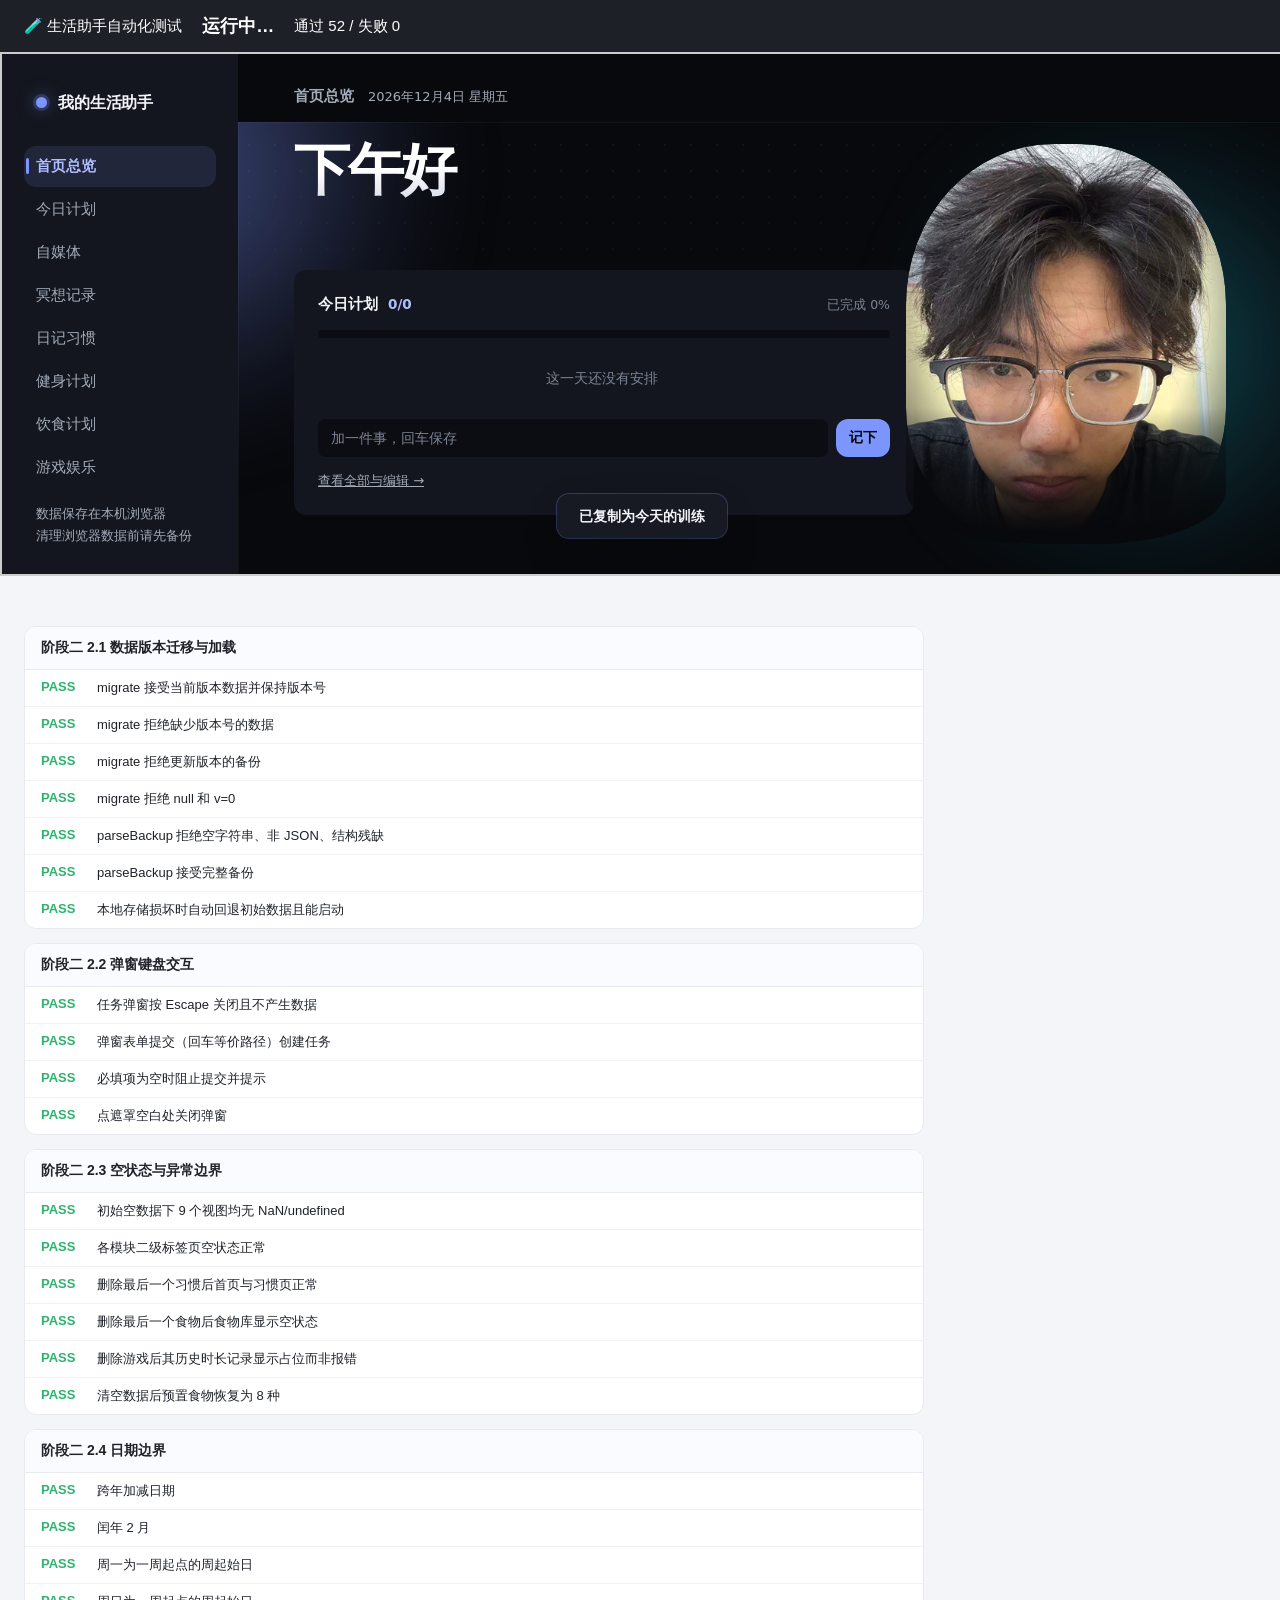
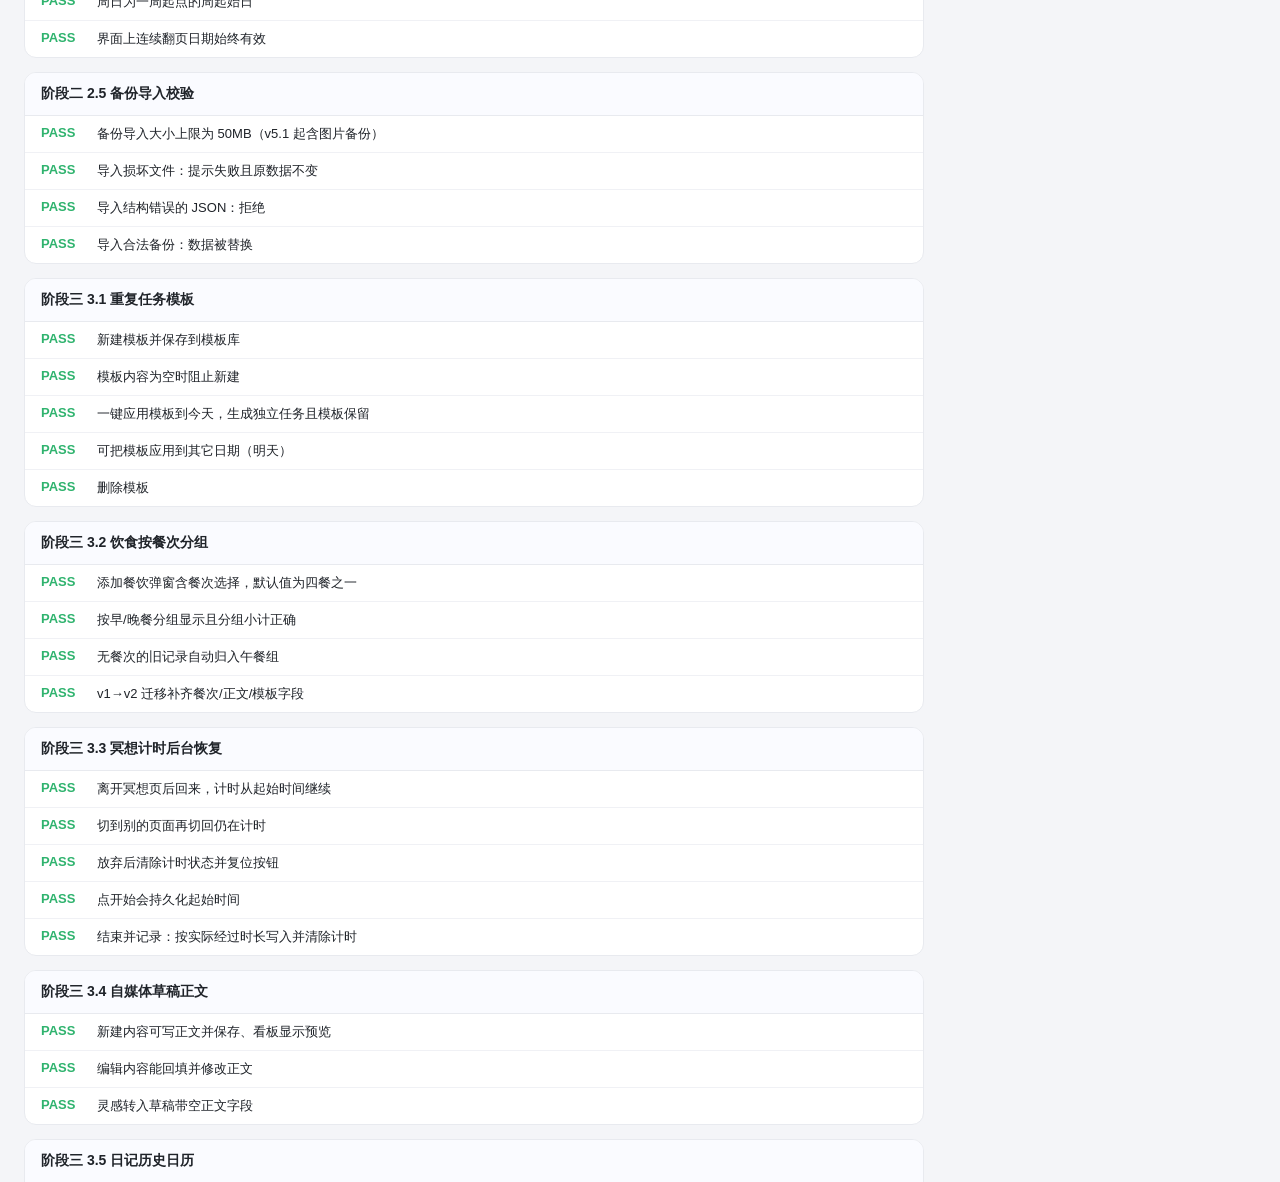
<file: tests/runner.html>
<!DOCTYPE html>
<html lang="zh-CN">
<head>
<meta charset="UTF-8">
<title>生活助手 - 自动化测试</title>
<style>
  body{font-family:"Segoe UI","Microsoft YaHei",sans-serif;margin:0;background:#f4f5f8;color:#1f2329}
  #bar{position:sticky;top:0;background:#1d2027;color:#fff;padding:14px 24px;font-size:15px;z-index:9;display:flex;gap:20px;align-items:center}
  #bar b{font-size:18px}
  #results{padding:20px 24px 80px;max-width:900px}
  .grp{background:#fff;border:1px solid #e8eaef;border-radius:12px;margin-bottom:14px;overflow:hidden}
  .grp h3{margin:0;padding:12px 16px;font-size:14px;background:#fafbff;border-bottom:1px solid #e8eaef}
  .t{padding:9px 16px;border-top:1px solid #f0f1f5;font-size:13px;display:flex;gap:10px;align-items:flex-start}
  .t:first-of-type{border-top:none}
  .tag{font-weight:700;width:46px;flex-shrink:0}
  .pass .tag{color:#2fb36e}.fail .tag{color:#e5484d}
  .fail .msg{color:#e5484d;white-space:pre-wrap;margin-top:3px;font-size:12.5px}
  #app{display:block;width:100%;height:520px;border:2px solid #ccc;opacity:1;background:#fff;margin-bottom:30px}
</style>
</head>
<body>
<div id="bar"><span>🧪 生活助手自动化测试</span><b id="runstate">运行中…</b><span id="counts"></span></div>
<iframe id="app" title="app"></iframe>
<div id="results"></div>
<script>
/* ================= 测试框架 ================= */
const frame=document.getElementById('app');
const results=document.getElementById('results');
let W,D;
let passed=0,failed=0;

/* 真实墙钟等待：仅防抖/计时器等确需真实时间的测试使用（失焦窗口下定时器约 1s 粒度） */
const rsleep=ms=>new Promise(r=>setTimeout(r,ms));
/* 宏任务滴答：后台/失焦窗口中 setTimeout 会被节流到约 1s，
   MessageChannel 宏任务不被节流，用它让出事件循环以推进渲染/IDB/事件回调 */
function mtick(n){ return new Promise(res=>{ const ch=new MessageChannel(); let i=0; ch.port1.onmessage=()=>{ if(++i>=n){ch.port1.onmessage=null;res();} else ch.port2.postMessage(0); }; ch.port2.postMessage(0); }); }
/* settle 等待：按等待时长折算成少量宏任务滴答（不再依赖被节流的定时器） */
const sleep=ms=>mtick(Math.max(4,Math.ceil((ms||0)/12)));
function assert(c,m){ if(!c) throw new Error(m||'断言失败'); }
function eq(a,b,m){ if(JSON.stringify(a)!==JSON.stringify(b)) throw new Error((m||'相等断言失败')+'\n期望: '+JSON.stringify(b)+'\n实际: '+JSON.stringify(a)); }
async function waitFor(fn,t=5000){ const t0=Date.now(); while(Date.now()-t0<t){ try{ const r=await fn(); if(r) return r; }catch(e){} await mtick(4);} throw new Error('等待超时'); }

async function bootApp(){
  await new Promise(res=>{ frame.onload=res; frame.src='/index.html?test=1&r='+Date.now(); });
  await waitFor(()=>frame.contentWindow.__app&&frame.contentWindow.__app.view&&frame.contentWindow.__app.view.children.length);
  W=frame.contentWindow; D=frame.contentDocument;
  W.confirm=()=>true; W.alert=()=>true;
  // createObjectURL 同时被导出 JSON 和日记缩略图（PNG）使用，按 MIME 精确取备份 blob
  const blobs=[];
  W.URL.createObjectURL=blob=>{ blobs.push(blob); return 'blob:mock/'+Math.random(); };
  W.URL.revokeObjectURL=()=>{};
  bootApp.lastBlobText=async()=>await new Promise((res,rej)=>{ const b=blobs.slice().reverse().find(x=>x.type==='application/json')||blobs[blobs.length-1]; const r=new W.FileReader(); r.onload=()=>res(r.result); r.onerror=rej; r.readAsText(b); });
  bootApp.lastBlobOfType=async(mime)=>await new Promise((res,rej)=>{ const b=blobs.slice().reverse().find(x=>(x.type||'').indexOf(mime)===0); if(!b){rej(new Error('没有 '+mime+' 类型的 blob'));return;} const r=new W.FileReader(); r.onload=()=>res(r.result); r.onerror=rej; r.readAsText(b); });
}
async function reset(){ await W.__app.reset(); await sleep(50); }
async function go(v){ W.__app.go(v); await sleep(55); }
function q(sel){ return D.querySelector(sel); }
function qa(sel){ return Array.from(D.querySelectorAll(sel)); }
function clickAct(act,idx){ const els=qa('[data-act="'+act+'"]'); const el=els[idx||0]; assert(el,'找不到按钮 data-act='+act+'(idx '+(idx||0)+')'); el.click(); return el; }
async function waitModal(){ await waitFor(()=>D.querySelector('.mask')); }
async function fillModal(map){
  await waitModal();
  for(const k of Object.keys(map)){
    const el=D.querySelector('.mask [data-key="'+k+'"]');
    assert(el,'弹窗中找不到字段 '+k);
    el.value=map[k];
    el.dispatchEvent(new W.Event('input',{bubbles:true}));
    el.dispatchEvent(new W.Event('change',{bubbles:true}));
  }
}
async function okModal(){ D.querySelector('#mok').click(); await sleep(90); }
async function cancelModal(){ D.querySelector('#mcancel').click(); await sleep(50); }
function toastText(){ return D.querySelector('#toast').textContent; }
function viewText(){ return W.__app.view.textContent; }
function tplText(){ const m=D.querySelector('#tplMask'); return m?m.textContent:''; }

/* ================= 分组注册与执行 ================= */
const groups=[];
function group(name,tests){ groups.push({name,tests}); }

async function run(){
  await bootApp();
  const m=/[?&]grp=([^&]+)/.exec(location.search);
  const grpFilter=m?decodeURIComponent(m[1]):'';
  const runGroups=grpFilter?groups.filter(g=>g.name.indexOf(grpFilter)>=0):groups;
  for(const g of runGroups){
    const box=document.createElement('div'); box.className='grp';
    box.innerHTML='<h3>'+g.name+'</h3>'; results.appendChild(box);
    for(const [name,fn] of g.tests){
      const row=document.createElement('div'); row.className='t';
      try{ await fn(); passed++; row.classList.add('pass'); row.innerHTML='<span class="tag">PASS</span><span>'+name+'</span>'; }
      catch(e){ failed++; row.classList.add('fail'); row.innerHTML='<span class="tag">FAIL</span><div><div>'+name+'</div><div class="msg">'+String(e.message||e).replace(/</g,'&lt;')+'</div></div>'; }
      box.appendChild(row);
      document.getElementById('counts').textContent='通过 '+passed+' / 失败 '+failed;
      await sleep(10);
    }
  }
  document.getElementById('runstate').textContent= failed? ('完成：'+failed+' 个失败') : '全部通过 ✅';
  document.getElementById('runstate').style.color= failed?'#ff8085':'#7ff0b0';
  document.title='TESTS '+(failed?('FAIL '+failed):'ALL PASS')+' ('+(passed+failed)+')';
  window.__summary={passed,failed,done:true};
  document.body.dataset.done='1';
}

/* ================================================================
   阶段二：健壮性与体验优化
================================================================ */
group('阶段二 2.1 数据版本迁移与加载',[
  ['migrate 接受当前版本数据并保持版本号',async()=>{
    const s=W.__app.defaultState();
    const m=W.__app.migrate(JSON.parse(JSON.stringify(s)));
    eq(m.v,2,'默认数据版本应为 2');
    assert(Array.isArray(m.taskTemplates),'应含任务模板库字段');
  }],
  ['migrate 拒绝缺少版本号的数据',async()=>{
    let e=''; try{ W.__app.migrate({settings:{}}); }catch(x){e=x.message;}
    assert(/版本号/.test(e),'应提示缺少版本号，实际：'+e);
  }],
  ['migrate 拒绝更新版本的备份',async()=>{
    let e=''; try{ W.__app.migrate({v:99}); }catch(x){e=x.message;}
    assert(/更新/.test(e),'应提示版本更新，实际：'+e);
  }],
  ['migrate 拒绝 null 和 v=0',async()=>{
    assert(()=>{try{W.__app.migrate(null);return false;}catch(e){return true;}});
    let e=''; try{ W.__app.migrate({v:0}); }catch(x){e=x.message;}
    assert(/不受支持/.test(e),'实际：'+e);
  }],
  ['parseBackup 拒绝空字符串、非 JSON、结构残缺',async()=>{
    const bads=['','   ','not json','{"v":1}','{"v":1,"settings":{}}'];
    for(const t of bads){ let e=''; try{ W.__app.parseBackup(t); }catch(x){e=x.message;} assert(e,'应拒绝：'+JSON.stringify(t)); }
  }],
  ['parseBackup 接受完整备份',async()=>{
    const s=W.__app.defaultState(); s.quickNotes=[{id:'a',text:'x'}];
    const m=W.__app.parseBackup(JSON.stringify(s));
    eq(m.quickNotes.length,1,'应解析出备忘');
  }],
  ['本地存储损坏时自动回退初始数据且能启动',async()=>{
    W.localStorage.setItem('lifeapp_v1','{这不是合法JSON');
    await bootApp();
    assert(W.__app.view.children.length>0,'首页应正常渲染');
    assert(/已完成/.test(viewText()),'首页摘要应存在');
    await reset();
  }]
]);

group('阶段二 2.2 弹窗键盘交互',[
  ['任务弹窗按 Escape 关闭且不产生数据',async()=>{
    await reset(); await go('plan');
    clickAct('task-add'); await waitModal();
    D.dispatchEvent(new W.KeyboardEvent('keydown',{key:'Escape',bubbles:true}));
    await sleep(60);
    assert(!D.querySelector('.mask'),'弹窗应已关闭');
    eq(W.__app.state.tasks[W.__app.today()]||[], [], '不应产生任务');
  }],
  ['弹窗表单提交（回车等价路径）创建任务',async()=>{
    await go('plan');
    clickAct('task-add'); await waitModal();
    await fillModal({text:'键盘创建的任务',pri:'高'});
    D.querySelector('#mform').requestSubmit();
    await sleep(80);
    assert(!D.querySelector('.mask'),'提交后弹窗应关闭');
    const list=W.__app.tasksOf(W.__app.today());
    eq(list.length,1,'应有 1 条任务');
    eq(list[0].text,'键盘创建的任务'); eq(list[0].pri,'高');
  }],
  ['必填项为空时阻止提交并提示',async()=>{
    clickAct('task-add'); await waitModal();
    await fillModal({text:'   '});
    D.querySelector('#mform').requestSubmit();
    await sleep(60);
    assert(D.querySelector('.mask'),'弹窗应保留');
    assert(/请填写/.test(toastText()),'应提示必填，实际：'+toastText());
    D.querySelector('#mcancel').click(); await sleep(40);
  }],
  ['点遮罩空白处关闭弹窗',async()=>{
    clickAct('task-add'); await waitModal();
    D.querySelector('.mask').dispatchEvent(new W.MouseEvent('click',{bubbles:true}));
    await sleep(50);
    assert(!D.querySelector('.mask'),'弹窗应关闭');
  }]
]);

group('阶段二 2.3 空状态与异常边界',[
  ['初始空数据下 9 个视图均无 NaN/undefined',async()=>{
    await reset();
    const bad=/NaN|undefined|Invalid Date|null/;
    const routes=['home','plan','media','meditation','diary','fitness','diet','games','settings'];
    for(const r of routes){ await go(r); assert(!bad.test(viewText()), r+' 出现异常文本'); }
  }],
  ['各模块二级标签页空状态正常',async()=>{
    const steps=[
      ['media',()=>{W.__app.ui.mediaTab='ideas';}],['meditation',()=>{}],
      ['diary',()=>{W.__app.ui.diaryTab='habits';}],
      ['fitness',()=>{W.__app.ui.fitTab='log';}],['fitness',()=>{W.__app.ui.fitTab='weight';}],
      ['diet',()=>{W.__app.ui.dietTab='foods';}],['games',()=>{W.__app.ui.gameTab='sessions';}]
    ];
    for(const [r,prep] of steps){ prep(); await go(r); assert(!/NaN|undefined|Invalid Date/.test(viewText()), r+' 空状态异常'); }
  }],
  ['删除最后一个习惯后首页与习惯页正常',async()=>{
    await reset();
    W.__app.state.habits.push({id:'h1',name:'测试习惯',checks:[W.__app.today()]}); W.__app.save();
    await go('home'); assert(/1\/1/.test(viewText()),'应显示 1/1');
    W.__app.ui.diaryTab='habits'; await go('diary');
    clickAct('habit-del'); await sleep(50);
    eq(W.__app.state.habits.length,0);
    await go('home'); assert(!/NaN|undefined/.test(viewText()));
    W.__app.ui.diaryTab='habits'; await go('diary');
    assert(/还没有习惯/.test(viewText()),'应显示习惯空状态');
  }],
  ['删除最后一个食物后食物库显示空状态',async()=>{
    await reset();
    W.__app.state.diet.foods=[]; W.__app.save();
    W.__app.ui.dietTab='foods'; await go('diet');
    assert(/食物库是空的/.test(viewText()));
    assert(!/NaN|undefined/.test(viewText()));
  }],
  ['删除游戏后其历史时长记录显示占位而非报错',async()=>{
    await reset();
    const st=W.__app.state;
    st.games.list.push({id:'g1',name:'某游戏',status:'done',rating:0,note:''});
    st.games.sessions.push({id:'s1',gid:'g1',date:W.__app.today(),minutes:30});
    W.__app.save();
    W.__app.ui.gameTab='list';
    await go('games');
    qa('[data-act="game-del"]')[0].click(); await sleep(50);
    W.__app.ui.gameTab='sessions'; await go('games');
    assert(/已删除的游戏/.test(viewText()),'应显示已删除占位');
    assert(!/NaN|undefined/.test(viewText()));
  }],
  ['清空数据后预置食物恢复为 8 种',async()=>{
    const st=W.__app.state; st.quickNotes.push({id:'x',text:'y',t:1,d:W.__app.today()}); W.__app.save();
    await W.__app.reset(); await sleep(20);
    eq(W.__app.state.diet.foods.length,8);
    eq(W.__app.state.quickNotes.length,0);
  }]
]);

group('阶段二 2.4 日期边界',[
  ['跨年加减日期',async()=>{
    const A=W.__app;
    eq(A.addDays('2024-12-31',1),'2025-01-01');
    eq(A.addDays('2025-01-01',-1),'2024-12-31');
    eq(A.addDays('2025-12-31',1),'2026-01-01');
  }],
  ['闰年 2 月',async()=>{
    const A=W.__app;
    eq(A.addDays('2024-02-28',1),'2024-02-29','2024 是闰年');
    eq(A.addDays('2024-02-29',1),'2024-03-01');
    eq(A.addDays('2023-02-28',1),'2023-03-01','2023 不是闰年');
    eq(A.addDays('2020-02-28',2),'2020-03-01');
  }],
  ['周一为一周起点的周起始日',async()=>{
    W.__app.state.settings.weekStart=1; W.__app.save();
    eq(W.__app.weekStartOf('2026-09-13'),'2026-09-07','周日应回到上周一');
    eq(W.__app.weekStartOf('2026-09-07'),'2026-09-07','周一即本周起点');
    eq(W.__app.weekStartOf('2026-09-12'),'2026-09-07','周六回到周一');
  }],
  ['周日为一周起点的周起始日',async()=>{
    W.__app.state.settings.weekStart=0; W.__app.save();
    eq(W.__app.weekStartOf('2026-09-13'),'2026-09-13','周日即起点');
    eq(W.__app.weekStartOf('2026-09-12'),'2026-09-06','周六回到周日');
    W.__app.state.settings.weekStart=1; W.__app.save();
  }],
  ['界面上连续翻页日期始终有效',async()=>{
    await reset(); await go('plan');
    for(let i=0;i<400;i++) clickAct('plan-prev');
    await sleep(30);
    assert(!/Invalid|undefined|NaN/.test(viewText()),'往前翻 400 天出现异常');
    for(let i=0;i<800;i++) clickAct('plan-next');
    await sleep(30);
    assert(!/Invalid|undefined|NaN/.test(viewText()),'往后翻 800 天出现异常');
    clickAct('plan-today');
  }]
]);

group('阶段二 2.5 备份导入校验',[
  ['备份导入大小上限为 50MB（v5.1 起含图片备份）',async()=>{
    eq(W.__app.state.v,2);
    const input=D.querySelector('input[type=file]');
    assert(input&&/json/.test(input.accept),'备份文件选择器应存在且接受 json');
    // 超 50MB：真实派发 change，应被立即拒绝且不读文件
    const big=new W.File(['x'.repeat(50*1024*1024+10)],'big.json',{type:'application/json'});
    const dt=new W.DataTransfer(); dt.items.add(big);
    input.files=dt.files;
    input.dispatchEvent(new W.Event('change',{bubbles:true}));
    await sleep(120);
    assert(/超过 50MB/.test(toastText()),'应提示超过 50MB，实际：'+toastText());
  }],
  ['导入损坏文件：提示失败且原数据不变',async()=>{
    await reset();
    W.__app.state.quickNotes.push({id:'keep',text:'保留数据',t:1,d:W.__app.today()}); W.__app.save();
    const input=D.querySelector('input[type=file]');
    const dt=new W.DataTransfer();
    dt.items.add(new W.File(['这不是JSON'],'bad.json',{type:'application/json'}));
    input.files=dt.files;
    input.dispatchEvent(new W.Event('change',{bubbles:true}));
    await waitFor(()=>/导入失败/.test(toastText()),4000);
    assert(/导入失败/.test(toastText()),'应提示导入失败，实际：'+toastText());
    eq(W.__app.state.quickNotes.length,1,'原数据不应变化');
  }],
  ['导入结构错误的 JSON：拒绝',async()=>{
    const input=D.querySelector('input[type=file]');
    const dt=new W.DataTransfer();
    dt.items.add(new W.File([JSON.stringify({v:1,hello:1})],'wrong.json',{type:'application/json'}));
    input.files=dt.files;
    input.dispatchEvent(new W.Event('change',{bubbles:true}));
    await waitFor(()=>/导入失败/.test(toastText()),4000);
    assert(/导入失败/.test(toastText()),'应拒绝非本应用备份');
    eq(W.__app.state.quickNotes.length,1,'原数据不应变化');
  }],
  ['导入合法备份：数据被替换',async()=>{
    const fresh=W.__app.defaultState();
    fresh.settings.name='导入的人';
    fresh.quickNotes.push({id:'n1',text:'来自备份',t:2,d:W.__app.today()});
    const input=D.querySelector('input[type=file]');
    const dt=new W.DataTransfer();
    dt.items.add(new W.File([JSON.stringify(fresh)],'ok.json',{type:'application/json'}));
    input.files=dt.files;
    input.dispatchEvent(new W.Event('change',{bubbles:true}));
    await waitFor(()=>/已导入/.test(toastText()),4000);
    assert(/已导入/.test(toastText()),'应提示成功，实际：'+toastText());
    eq(W.__app.state.settings.name,'导入的人');
    eq(W.__app.state.quickNotes.length,1);
    eq(W.__app.state.quickNotes[0].text,'来自备份');
  }]
]);

/* ================================================================
   阶段三：功能增强
================================================================ */
group('阶段三 3.1 重复任务模板',[
  ['新建模板并保存到模板库',async()=>{
    await reset(); await go('plan');
    clickAct('tpl-open'); await waitFor(()=>D.querySelector('#tplMask'));
    assert(/还没有模板/.test(tplText()),'面板应显示空状态');
    D.querySelector('#tplText').value='晨跑 3 公里';
    D.querySelector('#tplTime').value='07:00';
    D.querySelector('#tplPri').value='高';
    clickAct('tpl-add'); await sleep(70);
    eq(W.__app.state.taskTemplates.length,1);
    const t=W.__app.state.taskTemplates[0];
    eq(t.text,'晨跑 3 公里'); eq(t.time,'07:00'); eq(t.pri,'高');
    assert(tplText().includes('晨跑 3 公里'),'面板应显示模板');
  }],
  ['模板内容为空时阻止新建',async()=>{
    D.querySelector('#tplText').value='   ';
    clickAct('tpl-add'); await sleep(50);
    eq(W.__app.state.taskTemplates.length,1,'不应新增');
    assert(/先输入/.test(toastText()));
    D.querySelector('#tplText').value='喝水';
  }],
  ['一键应用模板到今天，生成独立任务且模板保留',async()=>{
    clickAct('tpl-apply'); await sleep(70);
    const list=W.__app.tasksOf(W.__app.today());
    eq(list.length,1,'今日应有 1 条任务');
    eq(list[0].text,'晨跑 3 公里'); eq(list[0].time,'07:00'); eq(list[0].pri,'高');
    eq(list[0].done,false);
    eq(W.__app.state.taskTemplates.length,1,'模板本身不应消失');
    assert(list[0].id!==W.__app.state.taskTemplates[0].id,'任务与模板 id 应不同');
  }],
  ['可把模板应用到其它日期（明天）',async()=>{
    W.__app.ui.planDate=W.__app.addDays(W.__app.today(),1);
    await go('plan'); await waitFor(()=>D.querySelector('#tplMask'));
    clickAct('tpl-apply'); await sleep(70);
    eq(W.__app.tasksOf(W.__app.addDays(W.__app.today(),1)).length,1,'明天应有任务');
  }],
  ['删除模板',async()=>{
    W.__app.ui.planDate=W.__app.today(); await go('plan');
    await waitFor(()=>D.querySelector('#tplMask'));
    clickAct('tpl-del'); await sleep(60);
    eq(W.__app.state.taskTemplates.length,0);
    clickAct('tpl-close'); await sleep(50);
    assert(!D.querySelector('#tplMask'),'面板应关闭');
  }]
]);

group('阶段三 3.2 饮食按餐次分组',[
  ['添加餐饮弹窗含餐次选择，默认值为四餐之一',async()=>{
    await reset();
    W.__app.ui.dietTab='today'; await go('diet');
    clickAct('meal-add'); await waitModal();
    const sel=D.querySelector('.mask [data-key="mealType"]');
    assert(sel,'应有餐次字段');
    eq(Array.from(sel.options).map(o=>o.value),['早餐','午餐','晚餐','加餐']);
    assert(['早餐','午餐','晚餐','加餐'].includes(sel.value),'默认餐次合法：'+sel.value);
    await cancelModal();
  }],
  ['按早/晚餐分组显示且分组小计正确',async()=>{
    const fid=W.__app.state.diet.foods[0].id; // 米饭 174
    clickAct('meal-add'); await waitModal();
    await fillModal({mealType:'早餐',food:fid,n:1});
    await okModal();
    eq(W.__app.state.diet.meals[W.__app.today()].length,1,'第一餐应已写入');
    clickAct('meal-add'); await waitModal();
    await fillModal({mealType:'晚餐',food:'__custom',n:2,cname:'火锅',ckcal:500});
    await okModal();
    eq(W.__app.state.diet.meals[W.__app.today()].length,2,'第二餐应已写入');
    const meals=W.__app.state.diet.meals[W.__app.today()];
    eq(meals.map(m=>m.mealType),['早餐','晚餐'],'餐次应正确保存');
    const txt=viewText();
    assert(/早餐/.test(txt)&&/晚餐/.test(txt),'应显示早餐和晚餐分组，实际：'+txt.slice(0,200));
    assert(/小计 174 千卡/.test(txt),'早餐小计 174');
    assert(/小计 1000 千卡/.test(txt),'晚餐小计 1000');
    assert(/合计 1174 千卡/.test(txt),'全天合计 1174');
    assert(!/🍽 午餐/.test(txt),'不应出现空的午餐分组');
    eq(W.__app.kcalOf(W.__app.today()),1174,'统计函数总量不受分组影响');
  }],
  ['无餐次的旧记录自动归入午餐组',async()=>{
    const t=W.__app.today();
    W.__app.state.diet.meals[t]=[{id:'old',name:'旧食物',kcal:123,n:1}];
    W.__app.save(); await go('diet');
    assert(/🍽 午餐/.test(viewText()),'旧记录应归入午餐');
    assert(/小计 123 千卡/.test(viewText()));
  }],
  ['v1→v2 迁移补齐餐次/正文/模板字段',async()=>{
    const raw=JSON.parse(JSON.stringify(W.__app.defaultState()));
    raw.v=1;
    raw.diet.meals['2026-01-01']=[{id:'m1',name:'x',kcal:100,n:1}];
    raw.media.posts=[{id:'p1',title:'旧文'}];
    delete raw.taskTemplates;
    const m=W.__app.migrate(raw);
    eq(m.v,2);
    eq(m.diet.meals['2026-01-01'][0].mealType,'午餐');
    eq(m.media.posts[0].content,'');
    assert(Array.isArray(m.taskTemplates));
  }]
]);

group('阶段三 3.3 冥想计时后台恢复',[
  ['离开冥想页后回来，计时从起始时间继续',async()=>{
    await reset();
    W.sessionStorage.setItem('lifeapp_med_timer',String(Date.now()-90000));
    await go('meditation');
    await sleep(60);
    assert(/01:3[0-9]/.test(D.querySelector('#mt').textContent),'应显示约 01:30，实际：'+D.querySelector('#mt').textContent);
    assert(D.querySelector('#medStartBtn').classList.contains('d-none'),'开始按钮应隐藏');
    assert(!D.querySelector('#medStopBtn').classList.contains('d-none'),'结束按钮应显示');
  }],
  ['切到别的页面再切回仍在计时',async()=>{
    await go('home'); await go('meditation'); await sleep(60);
    assert(W.sessionStorage.getItem('lifeapp_med_timer'),'起始时间应保留');
    assert(/01:3[0-9]|01:4[0-9]/.test(D.querySelector('#mt').textContent));
  }],
  ['放弃后清除计时状态并复位按钮',async()=>{
    clickAct('med-cancel'); await sleep(70);
    eq(W.sessionStorage.getItem('lifeapp_med_timer'),null);
    assert(!D.querySelector('#medStartBtn').classList.contains('d-none'),'开始按钮应恢复');
  }],
  ['点开始会持久化起始时间',async()=>{
    clickAct('med-start'); await sleep(60);
    assert(Number(W.sessionStorage.getItem('lifeapp_med_timer'))>0);
    clickAct('med-cancel'); await sleep(50);
  }],
  ['结束并记录：按实际经过时长写入并清除计时',async()=>{
    W.sessionStorage.setItem('lifeapp_med_timer',String(Date.now()-90000));
    await go('meditation'); await sleep(60);
    clickAct('med-stop'); await waitModal();
    const mins=D.querySelector('.mask [data-key="minutes"]').value;
    assert(Number(mins)>=1&&Number(mins)<=3,'默认时长应约 2 分钟，实际：'+mins);
    await fillModal({note:'平静'}); await okModal();
    eq(W.sessionStorage.getItem('lifeapp_med_timer'),null);
    const rec=W.__app.state.meditation.filter(x=>x.date===W.__app.today());
    eq(rec.length,1);
    eq(rec[0].note,'平静');
    assert(rec[0].minutes>=1);
  }]
]);

group('阶段三 3.4 自媒体草稿正文',[
  ['新建内容可写正文并保存、看板显示预览',async()=>{
    await reset();
    W.__app.ui.mediaTab='board'; await go('media');
    clickAct('post-add'); await waitModal();
    assert(D.querySelector('.mask [data-key="content"]'),'弹窗应有正文域');
    const long='正文开头很重要，要抓住读者眼球，这里写一段比较长的内容用于验证超过 80 字时卡片预览会被截断并显示省略号标记加油加油加油加油加油加油加油加油加油加油加油加油加油加油加油';
    await fillModal({title:'带正文的稿',content:long});
    await okModal();
    const p=W.__app.state.media.posts[0];
    eq(p.content,long,'正文应完整保存');
    assert(p.content.length>80);
    const txt=viewText();
    assert(txt.includes('正文开头很重要'),'卡片应显示正文预览');
    assert(/…/.test(txt),'超长正文应出现省略号');
  }],
  ['编辑内容能回填并修改正文',async()=>{
    clickAct('post-edit'); await waitModal();
    eq(D.querySelector('.mask [data-key="content"]').value.slice(0,7),'正文开头很重要');
    await fillModal({content:'改过的正文'}); await okModal();
    eq(W.__app.state.media.posts[0].content,'改过的正文');
    assert(viewText().includes('改过的正文'));
  }],
  ['灵感转入草稿带空正文字段',async()=>{
    await reset();
    W.__app.state.media.ideas.push({id:'i1',text:'一个灵感',platform:'B站',d:W.__app.today()}); W.__app.save();
    W.__app.ui.mediaTab='ideas'; await go('media');
    clickAct('idea-to'); await sleep(70);
    eq(W.__app.state.media.posts.length,1);
    eq(W.__app.state.media.posts[0].content,'');
  }]
]);

group('阶段三 3.5 日记历史日历',[
  ['有日记的日期在月历中高亮',async()=>{
    await reset();
    W.__app.ui.diaryTab='diary';
    const ym=W.__app.today().slice(0,7);
    W.__app.state.diary[ym+'-05']={text:'五号的日记',mood:'开心'};
    W.__app.state.diary[ym+'-20']={text:'',mood:'平静'};
    W.__app.save();
    await go('diary');
    eq(D.querySelectorAll('.dcal.has').length,2,'应有 2 个高亮日');
    assert(D.querySelector('.dcal.td'),'今天应有标记');
  }],
  ['点击日历日期跳转到对应那一天',async()=>{
    const d=W.__app.today().slice(0,7)+'-05';
    D.querySelector('.dcal[data-d="'+d+'"]').click(); await sleep(70);
    eq(W.__app.ui.diaryDate,d);
    const ta=D.querySelector('#diaryText');
    assert(ta&&ta.value.includes('五号的日记'),'应显示该天日记内容');
    assert(D.querySelector('.dcal.sel[data-d="'+d+'"]'),'该天应为选中态');
  }],
  ['月历可跨月/跨年翻页',async()=>{
    W.__app.ui.diaryDate='2026-01-15'; W.__app.ui.calYM=''; await go('diary');
    assert(/2026 年 1 月/.test(viewText()));
    clickAct('cal-prev'); await sleep(50);
    assert(/2025 年 12 月/.test(viewText()),'上一月应跨年到 2025-12');
    clickAct('cal-next'); clickAct('cal-next'); await sleep(50);
    assert(/2026 年 2 月/.test(viewText()));
  }]
]);

group('阶段三 3.6 训练记录复制为今天',[
  ['复制历史训练：新记录属于今天、动作一致但 id 不同、原记录保留',async()=>{
    await reset();
    const yd=W.__app.addDays(W.__app.today(),-1);
    W.__app.state.fitness.logs.push({id:'oldlog',date:yd,name:'推胸日',ex:[
      {name:'卧推',sets:4,reps:10,weight:60},{name:'夹胸',sets:3,reps:15,weight:20}
    ]});
    W.__app.save();
    W.__app.ui.fitTab='log'; await go('fitness');
    clickAct('log-copy'); await sleep(70);
    eq(W.__app.state.fitness.logs.length,2);
    const nw=W.__app.state.fitness.logs.find(x=>x.date===W.__app.today());
    const old=W.__app.state.fitness.logs.find(x=>x.id==='oldlog');
    assert(nw,'应存在今天的新记录');
    eq(nw.id!=='oldlog',true);
    eq(nw.name,'推胸日');
    eq(nw.ex.length,2);
    eq(nw.ex[0],{name:'卧推',sets:4,reps:10,weight:60});
    eq(old.date,yd,'原记录日期不变');
    nw.ex[0].sets=99;
    eq(old.ex[0].sets,4,'动作应是深拷贝，互不影响');
    assert(/已复制为今天/.test(toastText()));
  }],
  ['没有动作的训练也能复制',async()=>{
    await reset();
    W.__app.state.fitness.logs.push({id:'l2',date:'2026-01-01',name:'空训练',ex:[]}); W.__app.save();
    W.__app.ui.fitTab='log'; await go('fitness');
    clickAct('log-copy'); await sleep(70);
    const nw=W.__app.state.fitness.logs.find(x=>x.date===W.__app.today());
    assert(nw&&nw.name==='空训练');
    assert(Array.isArray(nw.ex)&&nw.ex.length===0);
  }]
]);

/* ================================================================
   阶段四：数据分析
================================================================ */
group('阶段四 4.1 习惯月度热力图',[
  ['无习惯时显示引导提示且不报错',async()=>{
    await reset();
    W.__app.ui.diaryTab='habits'; await go('diary');
    assert(/打卡热力图/.test(viewText()),'应有热力图卡片');
    assert(/还没有习惯/.test(viewText()),'应有引导提示');
    assert(!/NaN|undefined/.test(viewText()));
  }],
  ['按完成比例分色：全部完成 l4、完成一半 l2、未打卡 l0',async()=>{
    await reset();
    const ym=W.__app.today().slice(0,7);
    W.__app.state.habits=[
      {id:'h1',name:'习惯一',checks:[ym+'-05',ym+'-10']},
      {id:'h2',name:'习惯二',checks:[ym+'-05']}
    ];
    W.__app.save();
    W.__app.ui.diaryTab='habits'; W.__app.ui.habYM=''; await go('diary');
    const c5=D.querySelector('.hcell[title^="'+ym+'-05"]');
    const c10=D.querySelector('.hcell[title^="'+ym+'-10"]');
    const c8=D.querySelector('.hcell[title^="'+ym+'-08"]');
    assert(c5&&c5.classList.contains('l4'),'5号两习惯全完成应为 l4');
    assert(/完成 2\/2/.test(c5.title),'title 应显示 2/2');
    assert(c10&&c10.classList.contains('l2'),'10号完成 1/2 应为 l2');
    assert(c8&&c8.classList.contains('l0'),'8号未打卡应为 l0');
    assert(/有打卡的日期 2 天/.test(viewText()),'应统计 2 个有打卡日期');
    assert(/全部习惯完成 1 天/.test(viewText()),'应统计 1 个全勤日');
  }],
  ['热力图可跨月翻页并回到本月',async()=>{
    W.__app.ui.habYM='2026-02'; await go('diary');
    assert(/2026 年 2 月打卡热力图/.test(viewText()));
    let feb=D.querySelectorAll('.heatgrid .hcell:not(.blank)').length;
    eq(feb,28,'2026年2月应有28个日期格');
    clickAct('heat-prev'); await sleep(50);
    assert(/2026 年 1 月/.test(viewText()));
    clickAct('heat-next'); await sleep(50);
    assert(/2026 年 2 月/.test(viewText()));
    clickAct('heat-today'); await sleep(50);
    const ym=W.__app.today().slice(0,7);
    assert(viewText().includes(Number(ym.slice(0,4))+' 年 '+Number(ym.slice(5,7))+' 月'),'应回到本月');
  }],
  ['打卡后热力图实时更新',async()=>{
    await reset();
    const ym=W.__app.today().slice(0,7), t=W.__app.today();
    W.__app.state.habits=[{id:'h1',name:'新习惯',checks:[]}]; W.__app.save();
    W.__app.ui.diaryTab='habits'; await go('diary');
    // 通过最近7天圆点打卡今天
    D.querySelector('.dot[data-date="'+t+'"]').click(); await sleep(60);
    const ct=D.querySelector('.hcell[title^="'+t+'"]');
    assert(ct.classList.contains('l4'),'唯一习惯打卡后今天应 l4');
  }]
]);

group('阶段四 4.2 饮食热量周趋势',[
  ['近7天合计、日均、达标天数正确',async()=>{
    await reset();
    const A=W.__app, t=A.today(), goal=A.state.settings.calorieGoal; // 2000
    const put=(off,kcal)=>{A.state.diet.meals[A.addDays(t,off)]=[{id:'x'+off,name:'x',kcal,n:1,mealType:'午餐'}];
      const m=A.state.diet.meals[A.addDays(t,off)][0]; m.kcal=kcal;};
    put(-6,1500); put(-3,1800); put(-1,2500);
    A.save();
    A.ui.dietTab='trend'; await go('diet');
    const txt=viewText();
    assert(/近 7 天合计/.test(txt));
    assert(/5800/.test(txt),'合计应为 5800');
    assert(/1933/.test(txt),'有记录日均应为 1933');
    assert(/超 1 天/.test(txt),'应有 1 天超标');
  }],
  ['折线含 7 个数据点、目标虚线与超标红点',async()=>{
    const circles=D.querySelectorAll('svg circle');
    eq(circles.length,7,'应有 7 个折点');
    const goalLine=D.querySelector('svg line[stroke-dasharray]');
    assert(goalLine,'应有目标虚线');
    assert(/目标 2000/.test(D.querySelector('svg').textContent),'虚线标签应含目标值');
    const red=D.querySelectorAll('svg circle[fill="var(--danger)"]');
    eq(red.length,1,'应有 1 个超标红点');
    assert(/每日明细/.test(viewText()));
  }],
  ['修改热量目标后目标线随之变化',async()=>{
    W.__app.state.settings.calorieGoal=1500; W.__app.save();
    await go('diet');
    assert(/目标 1500/.test(D.querySelector('svg').textContent));
    const red=D.querySelectorAll('svg circle[fill="var(--danger)"]');
    eq(red.length,2,'1500 与 1800、2500 超标，应 2 个红点');
  }],
  ['完全无记录时趋势页正常显示（全 0 折线）',async()=>{
    await reset();
    W.__app.ui.dietTab='trend'; await go('diet');
    eq(D.querySelectorAll('svg circle').length,7);
    assert(/近 7 天合计（千卡）/.test(viewText()));
    assert(!/NaN|undefined/.test(viewText()));
  }]
]);

group('阶段四 4.3 冥想时长趋势',[
  ['近30天聚合：总分钟数与练习天数正确，折线 30 点',async()=>{
    await reset();
    const t=W.__app.today();
    W.__app.state.meditation=[
      {id:'m1',date:W.__app.addDays(t,-1),minutes:10,note:''},
      {id:'m2',date:W.__app.addDays(t,-1),minutes:5,note:''},
      {id:'m3',date:W.__app.addDays(t,-3),minutes:20,note:''}
    ];
    W.__app.save();
    await go('meditation');
    assert(/近 30 天冥想趋势/.test(viewText()));
    assert(/共 35 分钟/.test(viewText()),'同一天两条应聚合，合计 35');
    assert(/2 天有练习/.test(viewText()));
    eq(D.querySelectorAll('svg circle').length,30,'应有 30 个折点');
  }],
  ['无冥想记录时显示 30 天平线而非空状态',async()=>{
    await reset(); await go('meditation');
    eq(D.querySelectorAll('svg circle').length,30);
    assert(/共 0 分钟/.test(viewText()));
  }]
]);

group('阶段四 4.4 娱乐时长周报告',[
  ['本周每天柱状、总计、活跃天数、环比上周',async()=>{
    await reset();
    W.__app.state.settings.weekStart=1; W.__app.save();
    const A=W.__app, ws=A.weekStartOf(A.today());
    W.__app.state.games.list.push({id:'g1',name:'游戏',status:'playing',rating:0,note:''});
    W.__app.state.games.sessions=[
      {id:'s1',gid:'g1',date:ws,minutes:60},
      {id:'s2',gid:'g1',date:A.addDays(ws,2),minutes:30},
      {id:'s3',gid:'g1',date:A.addDays(ws,-7),minutes:100}
    ];
    W.__app.save();
    W.__app.ui.gameTab='report'; await go('games');
    const txt=viewText();
    assert(/本周娱乐总时长/.test(txt));
    const nums=Array.from(D.querySelectorAll('.bwnum')).map(e=>e.textContent);
    assert(nums.includes('60')&&nums.includes('30'),'柱子上应显示 60 和 30');
    eq(nums.filter(x=>x).length,2,'本周应有 2 天有数值');
    assert(/比上周少 10 分钟（-10%）/.test(txt),'环比文案应正确，实际：'+txt);
    const cards=D.querySelectorAll('.card.stat .n');
    eq(cards[0].textContent,'90','本周总计 90');
    eq(cards[1].textContent,'2','活跃 2 天');
    eq(cards[2].textContent,'-10','环比 -10');
    assert(/上周 100/.test(txt));
  }],
  ['本周多娱乐时显示增加百分比',async()=>{
    const A=W.__app, ws=A.weekStartOf(A.today());
    A.state.games.sessions=[
      {id:'a',gid:'g1',date:A.addDays(ws,1),minutes:200},
      {id:'b',gid:'g1',date:A.addDays(ws,-6),minutes:100}
    ];
    A.save(); await go('games');
    assert(/比上周多 100 分钟（\+100%）/.test(viewText()));
  }],
  ['两周均无记录时友好提示',async()=>{
    await reset();
    W.__app.ui.gameTab='report'; await go('games');
    assert(/两周都还没有娱乐记录/.test(viewText()));
    eq(D.querySelectorAll('.bwcol').length,7,'仍显示 7 根空柱');
  }],
  ['上周无记录、本周有时的文案',async()=>{
    const A=W.__app, ws=A.weekStartOf(A.today());
    A.state.games.list.push({id:'g2',name:'G',status:'playing',rating:0,note:''});
    A.state.games.sessions=[{id:'c',gid:'g2',date:ws,minutes:45}];
    A.save(); await go('games');
    assert(/上周没有记录，本周已娱乐 45 分钟/.test(viewText()));
  }]
]);

group('阶段四 4.5 自媒体发布数据看板',[
  ['按平台汇总且只统计已发布内容',async()=>{
    await reset();
    const t=W.__app.today();
    W.__app.state.media.posts=[
      {id:'p1',title:'B站视频1',platform:'B站',status:'published',views:1000,likes:100,comments:10,d:t,content:'',url:''},
      {id:'p2',title:'B站视频2',platform:'B站',status:'published',views:500,likes:50,comments:5,d:t,content:'',url:''},
      {id:'p3',title:'抖音爆款',platform:'抖音',status:'published',views:4000,likes:800,comments:200,d:t,content:'',url:''},
      {id:'p4',title:'草稿不应计入',platform:'B站',status:'draft',views:9999,likes:9999,comments:9999,d:t,content:'',url:''}
    ];
    W.__app.save();
    W.__app.ui.mediaTab='stats'; await go('media');
    const txt=viewText();
    assert(/已发布内容/.test(txt));
    const cards=D.querySelectorAll('.card.stat .n');
    eq(cards[0].textContent,'3','已发布 3 篇');
    eq(cards[1].textContent,'5500','总浏览 5500');
    eq(cards[2].textContent,'950','总点赞 950');
    eq(cards[3].textContent,'215','总评论 215');
    // 平台行
    const rows=Array.from(D.querySelectorAll('.tb tr')).map(r=>r.textContent.replace(/\s+/g,' '));
    const b=rows.find(r=>r.includes('B站')), dy=rows.find(r=>r.includes('抖音'));
    assert(/2/.test(b)&&/1500/.test(b),'B站行：2篇 1500浏览，实际：'+b);
    assert(/4000/.test(dy),'抖音行：4000浏览');
    assert(!txt.includes('9999'),'草稿数据绝不能混入');
    // 互动率 (950+215)/5500=21.2%
    assert(/21\.2%/.test(txt),'总互动率应 21.2%');
  }],
  ['Top5 按浏览量降序',async()=>{
    const items=Array.from(D.querySelectorAll('.card .item .tx')).map(e=>e.textContent);
    assert(items[0].includes('抖音爆款'),'浏览最高应排第一，实际：'+items[0]);
  }],
  ['无已发布内容时显示空状态',async()=>{
    await reset();
    W.__app.state.media.posts=[{id:'x',title:'草稿',platform:'B站',status:'draft',views:0,likes:0,comments:0,d:W.__app.today(),content:''}];
    W.__app.save();
    W.__app.ui.mediaTab='stats'; await go('media');
    assert(/还没有「已发布」的内容/.test(viewText()));
    assert(!/NaN|undefined/.test(viewText()));
  }],
  ['浏览为 0 时互动率显示 — 而不是 NaN',async()=>{
    const t=W.__app.today();
    W.__app.state.media.posts=[{id:'z',title:'零浏览',platform:'知乎',status:'published',views:0,likes:0,comments:0,d:t,content:''}];
    W.__app.save(); await go('media');
    assert(!/NaN/.test(viewText()));
    assert(/0\.0%/.test(viewText()),'总互动率为 0.0%');
  }]
]);

/* ================================================================
   阶段五：可选扩展
================================================================ */
function pngBytes(){ // 标准 1x1 PNG
  const b64='iVBORw0KGgoAAAANSUhEUgAAAAEAAAABCAQAAAC1HAwCAAAAC0lEQVR42mNk+M9QDwADhgGAWjR9awAAAABJRU5ErkJggg==';
  const bin=W.atob(b64); const a=new W.Uint8Array(bin.length);
  for(let i=0;i<bin.length;i++) a[i]=bin.charCodeAt(i);
  return a;
}
const PNG_B64='iVBORw0KGgoAAAANSUhEUgAAAAEAAAABCAQAAAC1HAwCAAAAC0lEQVR42mNk+M9QDwADhgGAWjR9awAAAABJRU5ErkJggg==';

group('阶段五 5.1 日记配图（IndexedDB）',[
  ['IDB 存取/删除图片 Blob',async()=>{
    await reset();
    const blob=new W.Blob([pngBytes()],{type:'image/png'});
    await W.__app.idbPut('k1',blob);
    const got=await W.__app.idbGet('k1');
    assert(got,'应能取出图片');
    eq(got.type,'image/png'); eq(got.size,blob.size);
    await W.__app.idbDel('k1');
    eq(await W.__app.idbGet('k1'),null,'删除后应为 null');
  }],
  ['日记页有添加图片入口与隐藏图片选择器，初始无配图',async()=>{
    await reset(); await go('diary');
    assert(D.querySelector('[data-act="photo-add"]'),'应有添加图片按钮');
    const photoInput=D.querySelector('input[accept="image/*"]');
    assert(photoInput&&photoInput.multiple,'应有多选图片隐藏 input');
    eq(D.querySelectorAll('.ph').length,0);
    // 第一个 file input 必须仍是备份导入框（旧测试依赖）
    assert(/json/.test(D.querySelector('input[type=file]').accept),'第一个 file input 是备份导入框');
  }],
  ['通过图片选择器添加后：IDB 有数据、日记条目关联、缩略图渲染',async()=>{
    await reset(); await go('diary');
    const t=W.__app.today();
    const input=D.querySelector('input[accept="image/*"]');
    const dt=new W.DataTransfer();
    dt.items.add(new W.File([pngBytes()],'a.png',{type:'image/png'}));
    input.files=dt.files;
    input.dispatchEvent(new W.Event('change',{bubbles:true}));
    await waitFor(()=>/已添加 1 张图片/.test(toastText()),3000);
    const photos=W.__app.state.diary[t].photos;
    eq(photos.length,1);
    const got=await W.__app.idbGet(photos[0]);
    assert(got&&got.type==='image/png','IDB 中应存在该图');
    await waitFor(()=>D.querySelector('.phimg img'),2000);
    assert(D.querySelector('.phdel'),'应显示删除按钮');
  }],
  ['非图片文件与超过 8MB 的图片被跳过',async()=>{
    await reset(); await go('diary');
    const t=W.__app.today();
    const input=D.querySelector('input[accept="image/*"]');
    const dt=new W.DataTransfer();
    dt.items.add(new W.File(['plain text'],'a.txt',{type:'text/plain'}));
    dt.items.add(new W.File([new W.Uint8Array(8*1024*1024+8)],'big.png',{type:'image/png'}));
    input.files=dt.files;
    input.dispatchEvent(new W.Event('change',{bubbles:true}));
    await waitFor(()=>/2 张图片被跳过/.test(toastText()),3000);
    assert(!W.__app.state.diary[t],'不应创建日记条目');
  }],
  ['删除配图：从条目与 IDB 中同时移除，空条目被清理',async()=>{
    await reset(); await go('diary');
    const t=W.__app.today();
    await W.__app.idbPut('d1',new W.Blob([pngBytes()],{type:'image/png'}));
    W.__app.state.diary[t]={text:'',mood:'',photos:['d1']}; W.__app.save();
    await go('diary');
    await waitFor(()=>D.querySelector('.phdel'));
    D.querySelector('.phdel').click();
    await sleep(500); // delConfirm 回调内 await idbDel 后才清理条目
    eq(await W.__app.idbGet('d1'),null,'IDB 中图片应删除');
    assert(!W.__app.state.diary[t],'无文字无心情时条目应被删除');
    eq(D.querySelectorAll('.ph').length,0);
  }],
  ['只有图片没有文字时日记条目保留（自动保存不会误删）',async()=>{
    const t=W.__app.today();
    await W.__app.idbPut('d2',new W.Blob([pngBytes()],{type:'image/png'}));
    W.__app.state.diary[t]={text:'',mood:'',photos:['d2']}; W.__app.save();
    await go('diary');
    const ta=D.querySelector('#diaryText');
    ta.value=''; ta.dispatchEvent(new W.Event('input',{bubbles:true}));
    await rsleep(450); // 日记自动保存为 350ms 真实防抖，必须用墙钟等待
    assert(W.__app.state.diary[t]&&W.__app.state.diary[t].photos.length===1,'图片条目必须保留');
  }],
  ['导出备份：图片打包为 _images(dataURL)，且不进 localStorage',async()=>{
    await reset();
    const t=W.__app.today();
    await W.__app.idbPut('e1',new W.Blob([pngBytes()],{type:'image/png'}));
    W.__app.state.diary[t]={text:'带图',mood:'',photos:['e1']}; W.__app.save();
    await go('settings');
    clickAct('export-data');
    let txt='';
    await waitFor(async()=>{ try{ txt=await bootApp.lastBlobText(); return /\"_images\"/.test(txt); }catch(e){ return false; } },4000);
    const bak=JSON.parse(txt);
    assert(bak._images&&/^data:image\/png;base64,/.test(bak._images.e1),'备份应含 dataURL 图片');
    assert(bak.diary[t].photos[0]==='e1');
    const ls=JSON.parse(W.localStorage.getItem('lifeapp_v1'));
    assert(ls._images===undefined,'localStorage 不得包含 _images');
  }],
  ['导入备份：_images 还原到 IDB 且从 state 剥离',async()=>{
    await reset();
    const t=W.__app.today();
    const fresh=W.__app.defaultState();
    fresh.diary[t]={text:'恢复的带图日记',mood:'开心',photos:['ip1']};
    const payload=Object.assign({},fresh,{_images:{ip1:'data:image/png;base64,'+PNG_B64}});
    const input=D.querySelector('input[type=file]');
    const dt=new W.DataTransfer();
    dt.items.add(new W.File([JSON.stringify(payload)],'bak.json',{type:'application/json'}));
    input.files=dt.files;
    input.dispatchEvent(new W.Event('change',{bubbles:true}));
    await waitFor(()=>/已导入/.test(toastText()),4000);
    await sleep(300);
    eq(W.__app.state.diary[t].text,'恢复的带图日记');
    assert(W.__app.state._images===undefined,'state 不应残留 _images');
    const got=await W.__app.idbGet('ip1');
    assert(got&&got.type==='image/png'&&got.size===pngBytes().length,'图片应还原进 IDB');
  }],
  ['dataURLtoBlob 正确还原 MIME 与字节',async()=>{
    const b=W.__app.dataURLtoBlob('data:image/png;base64,'+PNG_B64);
    eq(b.type,'image/png'); eq(b.size,pngBytes().length);
  }]
]);

group('阶段五 5.2 备份提醒',[
  ['纯函数：首次使用当天不提醒',async()=>{
    await reset();
    const r=W.__app.backupReminder(W.__app.today());
    assert(r.enabled&&!r.overdue&&r.days===0,'当天不应超期，实际：'+JSON.stringify(r));
  }],
  ['纯函数：距上次导出 20 天（间隔14）→ 超期；3 天 → 不超期',async()=>{
    const A=W.__app,t=A.today();
    A.state.meta.lastBackup=A.addDays(t,-20); A.save();
    eq(A.backupReminder(t).days,20);
    assert(A.backupReminder(t).overdue===true);
    A.state.meta.lastBackup=A.addDays(t,-3); A.save();
    assert(A.backupReminder(t).overdue===false);
  }],
  ['从未导出但首次使用已 20 天 → 按首次使用日计算超期',async()=>{
    const A=W.__app,t=A.today();
    A.state.meta.lastBackup=''; A.state.meta.firstUse=A.addDays(t,-20); A.save();
    const r=A.backupReminder(t);
    eq(r.days,20); assert(r.overdue);
  }],
  ['关闭提醒后即使超期也不提醒；间隔可配',async()=>{
    const A=W.__app,t=A.today();
    A.state.meta.lastBackup=A.addDays(t,-20);
    A.state.settings.backupRemind=false; A.save();
    assert(!A.backupReminder(t).overdue);
    A.state.settings.backupRemind=true; A.state.settings.backupDays=30; A.save();
    assert(!A.backupReminder(t).overdue,'间隔 30 天时 20 天不超期');
    A.state.settings.backupDays=14;
  }],
  ['首页：超期显示提示条（含立即导出/今日不再提示），未超期不显示',async()=>{
    await reset();
    const A=W.__app,t=A.today();
    A.state.meta.lastBackup=A.addDays(t,-20); A.save();
    await go('home');
    let box=D.querySelector('.warnbox');
    assert(box&&/20 天没有导出备份/.test(box.textContent),'应显示 20 天超期提示');
    assert(box.querySelector('[data-act="export-data"]'),'应有立即导出按钮');
    assert(box.querySelector('[data-act="backup-snooze"]'),'应有今日不再提示按钮');
    await reset();
    A.state.meta.lastBackup=A.addDays(t,-2); A.save();
    await go('home');
    assert(!D.querySelector('.warnbox'),'未超期不应显示提示条');
  }],
  ['「今天不再提示」后提示条消失并记录日期，次日恢复提示',async()=>{
    const A=W.__app,t=A.today();
    A.state.meta.lastBackup=A.addDays(t,-20); A.save();
    await go('home');
    D.querySelector('[data-act="backup-snooze"]').click();
    await sleep(80);
    eq(A.state.meta.snoozeDate,t);
    assert(!D.querySelector('.warnbox'),'当日提示条应消失');
    assert(A.backupReminder(t).snoozed===true);
    assert(A.backupReminder(A.addDays(t,1)).snoozed===false,'次日不再 snooze');
    assert(A.backupReminder(A.addDays(t,1)).overdue===true,'次日仍超期');
  }],
  ['首页点「立即导出」后记录导出日期，提示条消失',async()=>{
    await reset();
    const A=W.__app,t=A.today();
    A.state.meta.lastBackup=A.addDays(t,-20); A.save();
    await go('home');
    D.querySelector('.warnbox [data-act="export-data"]').click();
    await waitFor(()=>A.state.meta.lastBackup===t,4000);
    eq(A.state.meta.lastBackup,t);
    assert(!D.querySelector('.warnbox'),'导出后提示条应消失');
  }],
  ['已授权时：超期启动检查发系统通知，且每天至多一条',async()=>{
    await reset();
    const A=W.__app,t=A.today();
    let calls=[];
    function MockN(title,opt){ calls.push({title,opt}); }
    MockN.permission='granted'; MockN.requestPermission=()=>Promise.resolve('granted');
    W.Notification=MockN;
    A.state.meta.lastBackup=A.addDays(t,-20); A.state.meta.notifyDate=''; A.save();
    A.maybeBackupRemind();
    A.maybeBackupRemind();
    eq(calls.length,1,'当天只应发一条通知');
    assert(/备份/.test(calls[0].title));
    eq(A.state.meta.notifyDate,t);
    delete W.Notification;
  }],
  ['未授权/不支持 Notification 时不报错，首页提示条照常显示',async()=>{
    await reset();
    const A=W.__app,t=A.today();
    A.state.meta.lastBackup=A.addDays(t,-20); A.state.meta.notifyDate=''; A.save();
    let threw=false;
    try{ A.maybeBackupRemind(); }catch(e){ threw=true; }
    assert(!threw);
    await go('home');
    assert(D.querySelector('.warnbox'),'页内提示条不依赖通知授权');
  }],
  ['设置页保存：可关闭提醒并修改间隔，立即生效',async()=>{
    await reset();
    const A=W.__app,t=A.today();
    A.state.meta.lastBackup=A.addDays(t,-20); A.save();
    await go('settings');
    assert(D.querySelector('#setBackupRemind')&&D.querySelector('#setBackupDays'),'应有提醒设置控件');
    D.querySelector('#setBackupRemind').value='0';
    D.querySelector('#setBackupDays').value='7';
    D.querySelector('[data-act="settings-save"]').click();
    await sleep(80);
    eq(A.state.settings.backupRemind,false);
    eq(A.state.settings.backupDays,7);
    await go('home');
    assert(!D.querySelector('.warnbox'),'关闭后首页不再提示');
  }],
  ['迁移：旧备份（无 meta/新设置项）自动补齐',async()=>{
    const s=W.__app.migrate({v:2,settings:{name:'旧用户',weekStart:1,calorieGoal:2000,entLimit:120,theme:'light'},
      diet:{foods:[],meals:{},water:{}},games:{list:[],sessions:[]},fitness:{weekPlan:{},logs:[],weight:[]},media:{ideas:[],posts:[]}});
    assert(s.meta&&/^\d{4}-\d{2}-\d{2}$/.test(s.meta.firstUse),'应补 firstUse');
    eq(s.settings.backupRemind,true);
    eq(s.settings.backupDays,14);
  }]
]);

group('阶段五 5.3 PIN 锁屏',[
  ['默认未开启锁屏，设置页有锁屏控件',async()=>{
    await reset();
    eq(W.__app.state.settings.pinLock,false);
    assert(!W.__app.isLocked(),'默认不应处于锁定状态');
    assert(!D.querySelector('.lockmask'),'不应出现锁屏遮罩');
    await go('settings');
    assert(D.querySelector('#setPinLock')&&D.querySelector('#setPinInput')&&D.querySelector('[data-act="pin-save"]'),'设置页应有锁屏控件');
  }],
  ['非法 PIN（少于4位/含字母/超过6位）被拒绝且不会开启',async()=>{
    await reset();
    await go('settings');
    for(const bad of ['123','12a4','1234567','abcd']){
      D.querySelector('#setPinLock').value='1';
      D.querySelector('#setPinInput').value=bad;
      clickAct('pin-save');
      assert(!W.__app.state.settings.pinLock,'PIN「'+bad+'」不应开启锁屏');
    }
    eq(W.__app.state.settings.pin,'','非法 PIN 不得保存');
    assert(/4-6 位数字/.test(toastText()),'应提示 PIN 格式，实际：'+toastText());
  }],
  ['合法 4 位 PIN 可开启并保存，但当前会话不立即锁定',async()=>{
    D.querySelector('#setPinLock').value='1';
    D.querySelector('#setPinInput').value='1234';
    clickAct('pin-save');
    await sleep(40);
    eq(W.__app.state.settings.pinLock,true);
    eq(W.__app.state.settings.pin,'1234');
    assert(!W.__app.isLocked(),'下次打开时才锁屏，当前不锁');
  }],
  ['重新打开应用自动锁屏；锁定期间导航与操作全部被拦截',async()=>{
    await bootApp();
    assert(W.__app.isLocked(),'启动后应处于锁定状态');
    assert(D.querySelector('.lockmask'),'应有锁屏遮罩');
    const titleBefore=D.querySelector('#viewTitle').textContent;
    D.querySelector('[data-nav="plan"]').click();
    await sleep(30);
    eq(D.querySelector('#viewTitle').textContent,titleBefore,'锁屏下不得切换页面');
    D.querySelector('[data-act="note-add"]')&&D.querySelector('[data-act="note-add"]').click();
    await sleep(30);
    assert(!D.querySelector('.mask'),'锁屏下不得弹出弹窗');
    eq(W.__app.state.quickNotes.length,0,'锁屏下操作不得写入数据');
  }],
  ['输错 PIN：保持锁定并提示错误',async()=>{
    D.querySelector('#lockPin').value='9999';
    clickAct('lock-unlock');
    await sleep(20);
    assert(W.__app.isLocked(),'错误 PIN 不得解锁');
    assert(/不正确/.test(D.querySelector('#lockErr').textContent),'应显示错误提示');
    eq(D.querySelector('#lockPin').value,'','错误后应清空输入');
  }],
  ['输对 PIN（支持回车）后解锁，可正常导航',async()=>{
    const inp=D.querySelector('#lockPin');
    inp.value='1234';
    inp.dispatchEvent(new W.KeyboardEvent('keydown',{key:'Enter',bubbles:true}));
    await waitFor(()=>!D.querySelector('.lockmask'),4000);
    assert(!W.__app.isLocked(),'正确 PIN 应解锁');
    D.querySelector('[data-nav="plan"]').click();
    await sleep(30);
    assert(/计划/.test(D.querySelector('#viewTitle').textContent),'解锁后应可切换页面');
  }],
  ['关闭 PIN 锁后重新打开不再锁屏（PIN 一并清除）',async()=>{
    await go('settings');
    D.querySelector('#setPinLock').value='0';
    D.querySelector('#setPinInput').value='';
    clickAct('pin-save');
    await sleep(40);
    eq(W.__app.state.settings.pinLock,false);
    eq(W.__app.state.settings.pin,'','关闭后 PIN 应清除');
    await bootApp();
    assert(!W.__app.isLocked()&&!D.querySelector('.lockmask'),'重新打开不应再锁屏');
  }],
  ['迁移：旧数据自动补齐 pinLock/pin',async()=>{
    const s=W.__app.migrate({v:2,settings:{name:'旧用户',weekStart:1,calorieGoal:2000,entLimit:120,theme:'light'},
      diet:{foods:[],meals:{},water:{}},games:{list:[],sessions:[]},fitness:{weekPlan:{},logs:[],weight:[]},media:{ideas:[],posts:[]}});
    eq(s.settings.pinLock,false);
    eq(s.settings.pin,'');
  }]
]);

group('阶段五 5.4 CSV 导出',[
  ['csvCell 转义与 toCSV 表头/BOM/换行',async()=>{
    const A=W.__app;
    eq(A.csvCell('普通文本'),'普通文本');
    eq(A.csvCell('a,b'),'"a,b"','逗号应加引号');
    eq(A.csvCell('他说"好"'),'"他说""好"""','引号应翻倍');
    assert(/^"[\s\S]*"$/.test(A.csvCell('第一行\n第二行')),'换行应整体加引号');
    const csv=A.toCSV(['列1','列2'],[['1','x,y']]);
    assert(csv.charCodeAt(0)===0xFEFF,'应以 BOM 开头，方便 Excel 识别中文');
    assert(csv.indexOf('\r\n')>0,'行应以 CRLF 分隔');
    assert(/列1,列2/.test(csv));
    assert(/"x,y"/.test(csv));
  }],
  ['计划任务 CSV：按日期排序、完成状态、特殊字符转义',async()=>{
    await reset(); const A=W.__app;
    A.state.tasks['2026-03-02']=[{id:'t1',text:'写周报,初稿',time:'09:00',pri:'高',note:'他说"快点"',done:true}];
    A.state.tasks['2026-03-01']=[{id:'t2',text:'开会',time:'',pri:'中',note:'',done:false}]; A.save();
    const r=A.csvBuild('tasks');
    eq(r.headers,['日期','内容','计划时间','优先级','备注','状态']);
    eq(r.rows.length,2);
    eq(r.rows[0],['2026-03-01','开会','','中','','未完成']);
    eq(r.rows[1][0],'2026-03-02'); eq(r.rows[1][5],'已完成');
    const csv=A.toCSV(r.headers,r.rows);
    assert(/"写周报,初稿"/.test(csv)&&/他说""快点""/.test(csv));
  }],
  ['饮食与饮水 CSV：餐次/份数/热量与杯数',async()=>{
    await reset(); const A=W.__app;
    A.state.diet.meals['2026-03-02']=[{id:'m1',name:'米饭,鸡胸肉',kcal:520,n:1,mealType:'午餐'}];
    A.state.diet.meals['2026-03-01']=[{id:'m2',name:'燕麦',kcal:300,n:2,mealType:'早餐'}];
    A.state.diet.water['2026-03-02']=6; A.state.diet.water['2026-03-03']=0; A.save();
    const diet=A.csvBuild('diet');
    eq(diet.rows.length,2);
    eq(diet.rows[0],['2026-03-01','早餐','燕麦',2,300]);
    eq(diet.rows[1],['2026-03-02','午餐','米饭,鸡胸肉',1,520]);
    const water=A.csvBuild('water');
    eq(water.rows,[['2026-03-02',6]],'杯数为 0 的日期不应导出');
  }],
  ['娱乐 CSV：关联游戏名（含已删除占位）并按日期排序',async()=>{
    await reset(); const A=W.__app;
    A.state.games.list=[{id:'g1',name:'塞尔达',status:'pause'}];
    A.state.games.sessions=[
      {id:'s2',gid:'gone',date:'2026-03-02',minutes:30},
      {id:'s1',gid:'g1',date:'2026-03-01',minutes:80}
    ]; A.save();
    const r=A.csvBuild('games');
    eq(r.rows,[['2026-03-01','塞尔达',80],['2026-03-02','（已删除的游戏）',30]]);
  }],
  ['健身 CSV：多动作展开为多行；无动作训练保留一行；体重独立导出',async()=>{
    await reset(); const A=W.__app;
    A.state.fitness.logs=[
      {id:'l2',date:'2026-03-02',name:'胸',ex:[{name:'卧推',sets:4,reps:8,weight:60},{name:'俯卧撑',sets:3,reps:20,weight:''}]},
      {id:'l1',date:'2026-03-01',name:'恢复走',ex:[]}
    ];
    A.state.fitness.weight=[{id:'w2',date:'2026-03-02',kg:70.5},{id:'w1',date:'2026-03-01',kg:71}]; A.save();
    const log=A.csvBuild('fitlog');
    eq(log.rows.length,3);
    eq(log.rows[0],['2026-03-01','恢复走','','','','']);
    eq(log.rows[1],['2026-03-02','胸','卧推',4,8,60]);
    eq(log.rows[2],['2026-03-02','胸','俯卧撑',3,20,'']);
    eq(A.csvBuild('weight').rows,[['2026-03-01',71],['2026-03-02',70.5]]);
  }],
  ['冥想 CSV：时长与备注（逗号转义）',async()=>{
    await reset(); const A=W.__app;
    A.state.meditation=[
      {id:'d2',date:'2026-03-02',minutes:10,note:'早起,静心'},
      {id:'d1',date:'2026-03-01',minutes:20,note:''}
    ]; A.save();
    const r=A.csvBuild('meditation');
    eq(r.rows[0],['2026-03-01',20,'']);
    eq(r.rows[1],['2026-03-02',10,'早起,静心']);
    assert(/"早起,静心"/.test(A.toCSV(r.headers,r.rows)));
  }],
  ['日记 CSV：心情/正文换行转义/配图数',async()=>{
    await reset(); const A=W.__app;
    A.state.diary['2026-03-02']={text:'今天很充实\n继续加油',mood:'开心',photos:['p1','p2']};
    A.state.diary['2026-03-01']={text:'平淡',mood:'',photos:[]}; A.save();
    const r=A.csvBuild('diary');
    eq(r.rows[0],['2026-03-01','','平淡',0]);
    eq(r.rows[1],['2026-03-02','开心','今天很充实\n继续加油',2]);
    const csv=A.toCSV(r.headers,r.rows);
    assert(/"今天很充实\n继续加油"/.test(csv),'含换行正文应被引号包裹');
  }],
  ['习惯 CSV：累计天数与当前连续天数',async()=>{
    await reset(); const A=W.__app,t=A.today();
    A.state.habits=[
      {id:'h1',name:'阅读',checks:[t,A.addDays(t,-1),A.addDays(t,-5)]},
      {id:'h2',name:'跑步',checks:[]}
    ]; A.save();
    const r=A.csvBuild('habits');
    eq(r.rows[0],['阅读',3,2],'最近两天连续，streak 应为 2');
    eq(r.rows[1],['跑步',0,0]);
  }],
  ['空数据：全部模块仅含表头且不报错；未知模块抛错',async()=>{
    await reset(); const A=W.__app;
    const kinds=['tasks','diet','water','games','fitlog','weight','meditation','diary','habits'];
    kinds.forEach(k=>{
      const r=A.csvBuild(k);
      assert(Array.isArray(r.headers)&&r.headers.length>0,k+' 应有表头');
      eq(r.rows.length,0,k+' 空数据行数应为 0');
    });
    let threw=false; try{ A.csvBuild('nope'); }catch(e){ threw=true; }
    assert(threw,'未知模块应抛错');
  }],
  ['设置页点击按钮：真实生成 text/csv 文件（含 BOM 与数据）',async()=>{
    await reset(); const A=W.__app;
    A.state.tasks[A.today()]=[{id:'t1',text:'CSV 联调任务',time:'10:00',pri:'中',note:'',done:false}]; A.save();
    await go('settings');
    clickAct('csv-tasks');
    let txt='';
    await waitFor(async()=>{ try{ txt=await bootApp.lastBlobOfType('text/csv'); return /CSV 联调任务/.test(txt); }catch(e){ return false; } },4000);
    assert(/日期,内容,计划时间/.test(txt),'应包含中文表头');
    assert(/CSV 联调任务/.test(txt));
    assert(/CSV 已导出/.test(toastText()),'应有导出提示，实际：'+toastText());
  }]
]);

group('阶段五 5.5 PWA（manifest + Service Worker）',[
  ['页面头部包含 manifest、theme-color 与图标声明',async()=>{
    const link=D.querySelector('link[rel="manifest"]');
    assert(link&&/manifest\.webmanifest$/.test(link.getAttribute('href')),'应有 manifest 链接');
    eq(D.querySelector('meta[name="theme-color"]').content,'#08090c');
    const icon=D.querySelector('link[rel="icon"]');
    assert(icon&&/icon\.svg$/.test(icon.getAttribute('href')),'应有 SVG 图标');
    eq(icon.type,'image/svg+xml');
  }],
  ['注册代码仅在 http(s) 下执行：file:// 双击用法不受影响',async()=>{
    const src=await (await W.fetch('/index.html')).text();
    assert(/'serviceWorker' in navigator/.test(src),'应做能力检测');
    assert(/https\?:/.test(src),'应校验协议，file: 下不注册');
    assert(/register\('sw\.js'\)/.test(src),'应注册 sw.js');
  }],
  ['manifest 可访问且字段完整，图标文件真实存在',async()=>{
    const res=await W.fetch('manifest.webmanifest');
    assert(res.ok,'manifest 应返回 200');
    const m=await res.json();
    assert(m.name&&m.short_name,'应有名称');
    eq(m.display,'standalone');
    assert(/^[\w.\/-]*index\.html/.test(m.start_url),'start_url 应指向 index.html');
    assert(Array.isArray(m.icons)&&m.icons.length>=1,'至少一个图标');
    const iconRes=await W.fetch(m.icons[0].src);
    assert(iconRes.ok,'图标应可访问');
    const body=await iconRes.text();
    assert(/<svg[\s>]/i.test(body.slice(0,200)),'图标应为 SVG，实际开头：'+body.slice(0,40));
  }],
  ['sw.js 可访问，含安装/激活/拦截三段逻辑',async()=>{
    const res=await W.fetch('sw.js');
    assert(res.ok,'sw.js 应返回 200');
    assert(/application\/javascript|text\/javascript/.test(res.headers.get('content-type')||''),'MIME 应为 JS，实际：'+res.headers.get('content-type'));
    const js=await res.text();
    ['install','activate','fetch','caches','skipWaiting','clients.claim'].forEach(k=>{
      assert(js.indexOf(k)>=0,'sw.js 应包含 '+k);
    });
    assert(/index\.html/.test(js),'应预缓存应用外壳');
  }],
  ['http 环境下自动注册并激活 Service Worker',async()=>{
    const reg=await waitFor(async()=>{
      const r=await W.navigator.serviceWorker.getRegistration();
      return r&&r.active?r:null;
    },9000);
    assert(/sw\.js/.test(reg.active.scriptURL),'active worker 应来自 sw.js');
  }],
  ['重新加载后受 SW 控制，且应用外壳已入缓存（可离线）',async()=>{
    await bootApp();
    await waitFor(()=>W.navigator.serviceWorker.controller,9000);
    const cache=await waitFor(async()=>{
      const keys=await W.caches.keys();
      const k=keys.find(x=>/^lifeapp/.test(x));
      if(!k) return null;
      const hit=await W.caches.match(W.location.origin+'/index.html');
      return hit?k:null;
    },9000);
    assert(cache,'应存在 lifeapp 缓存且含 index.html 外壳');
  }]
]);

run();
</script>
</body>
</html>
</file>
